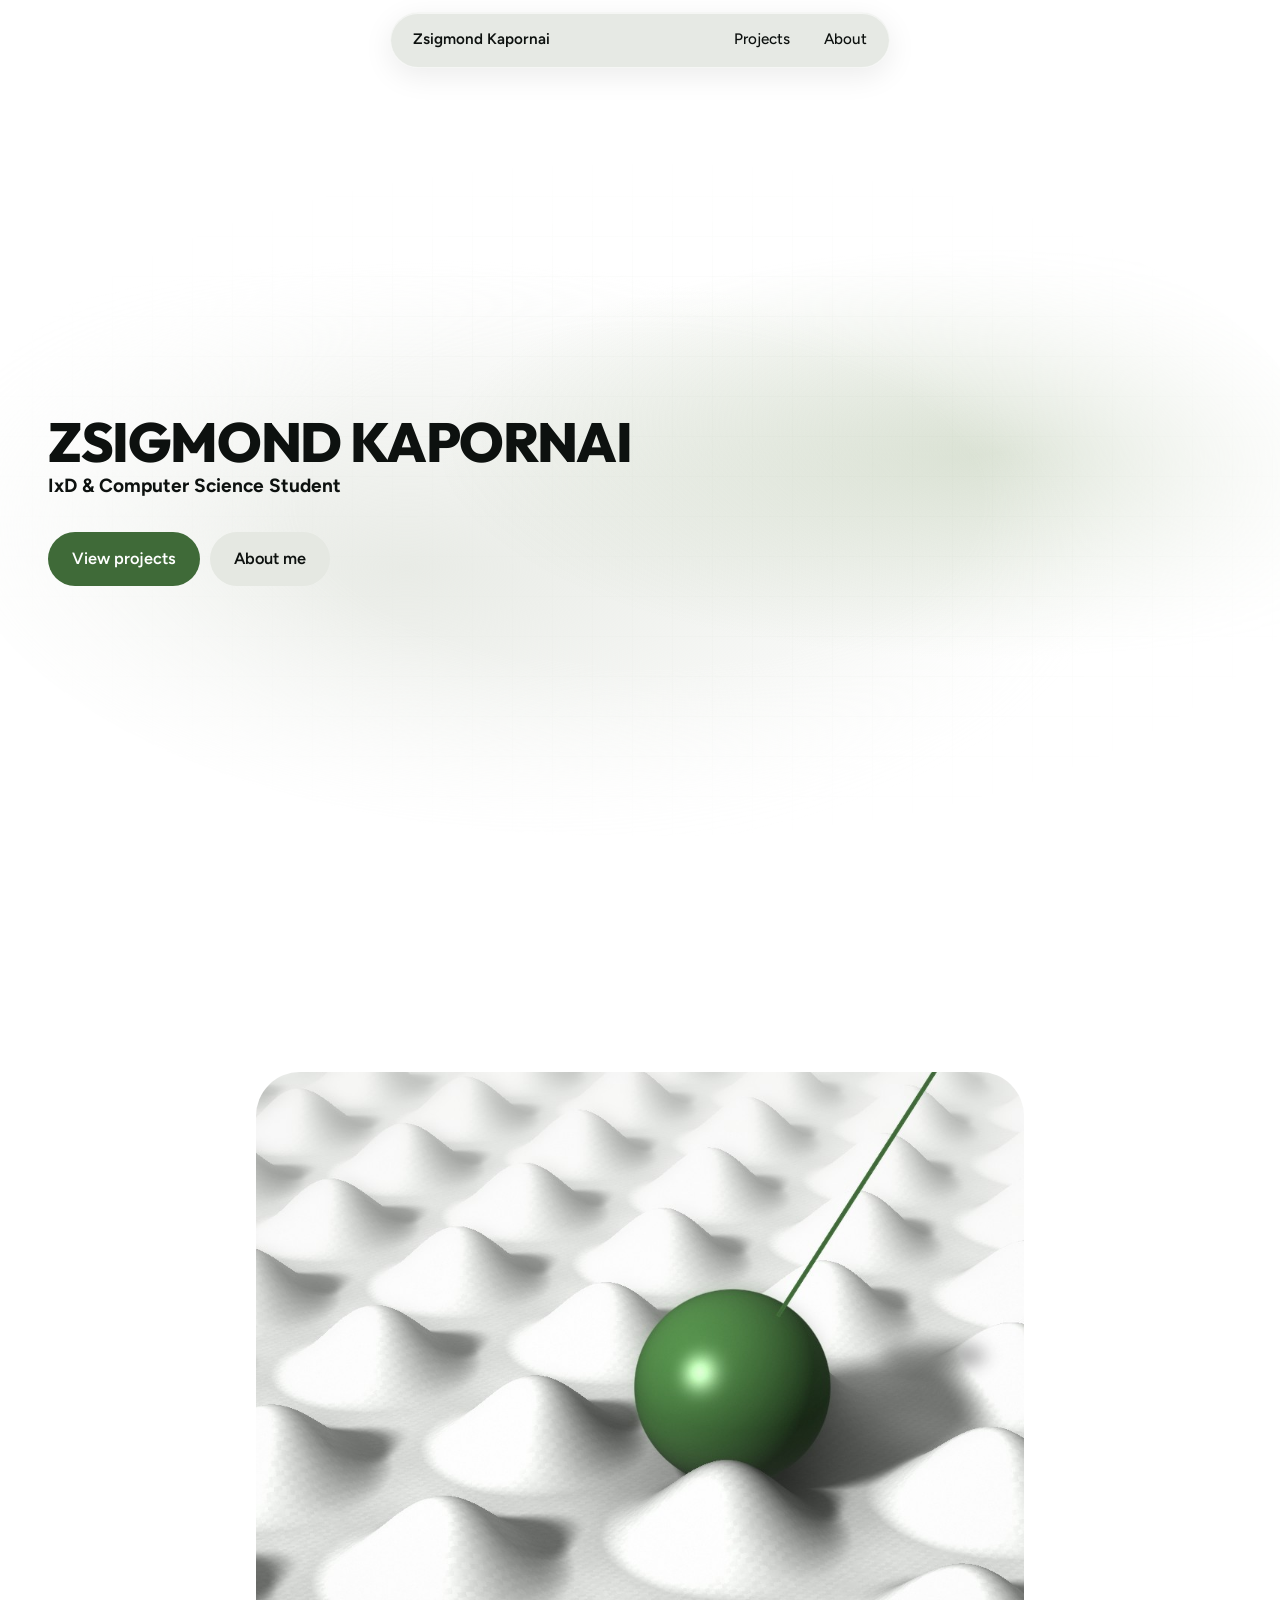
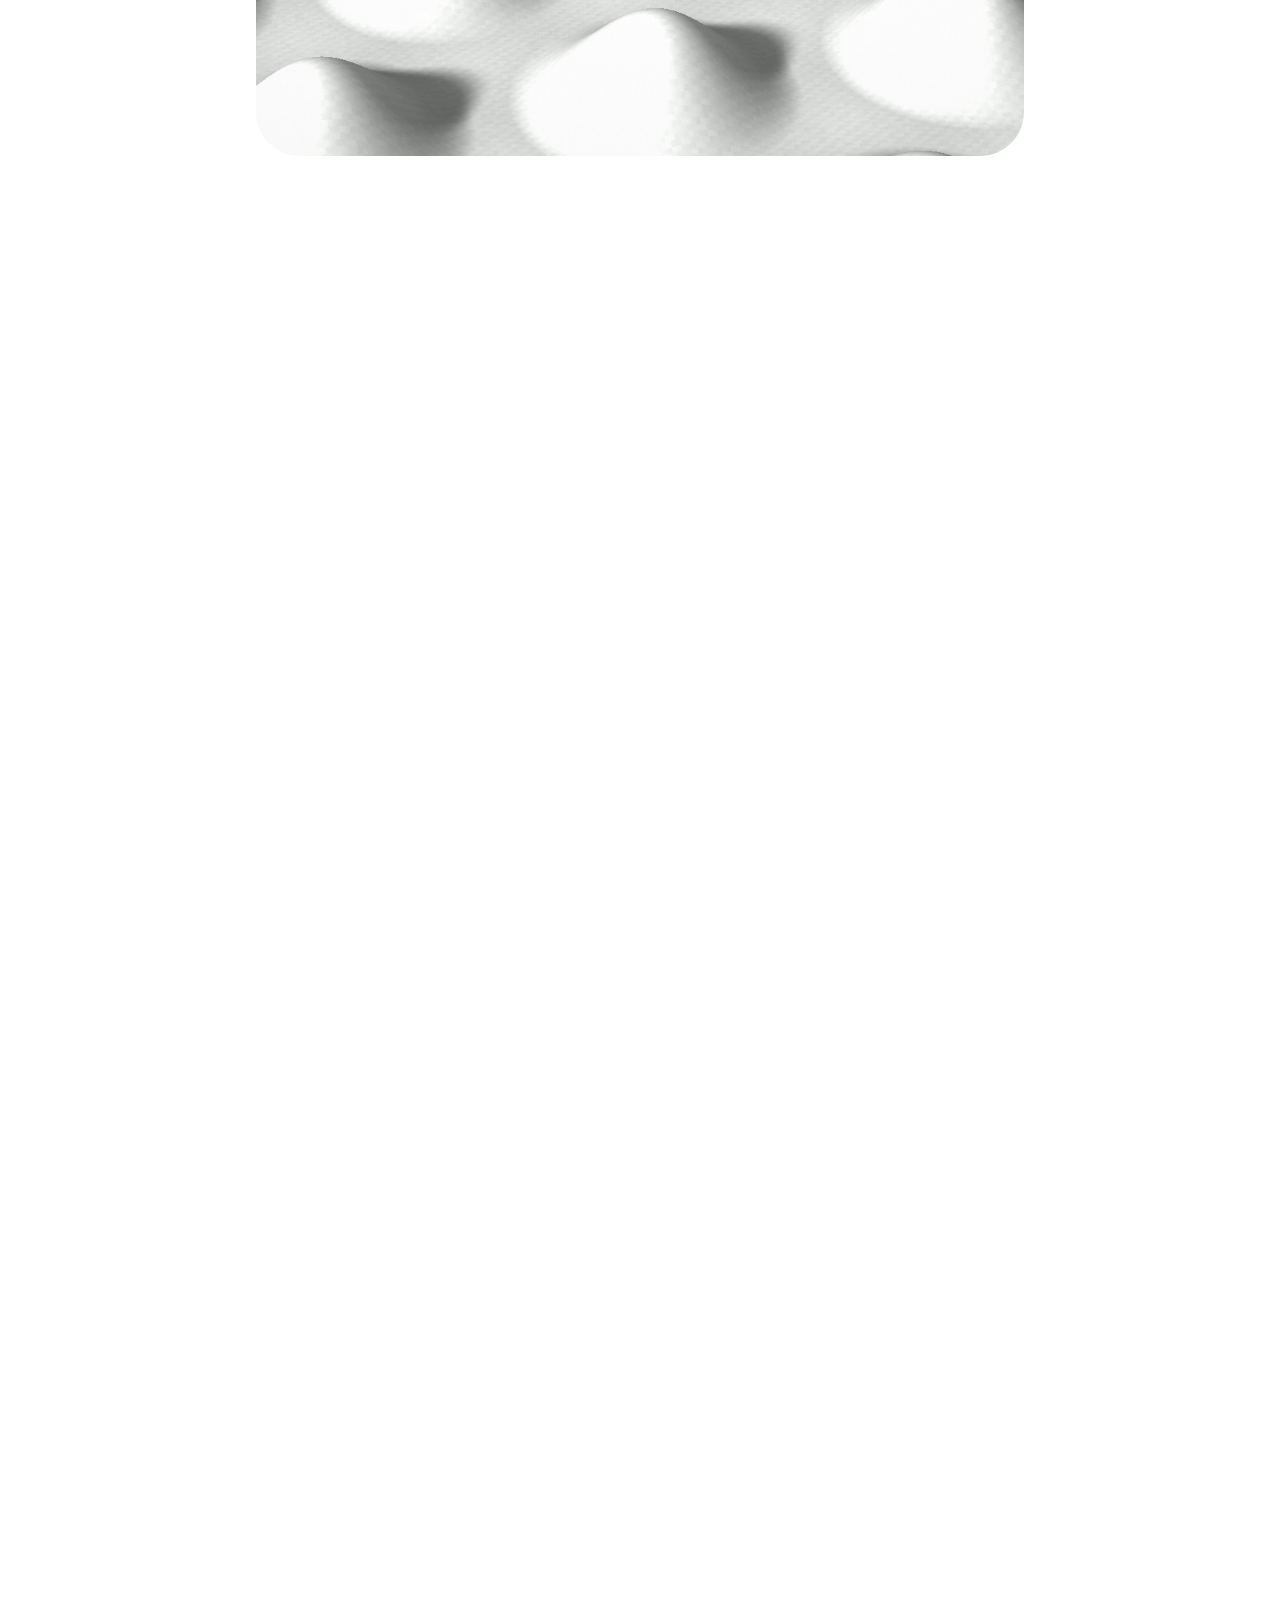
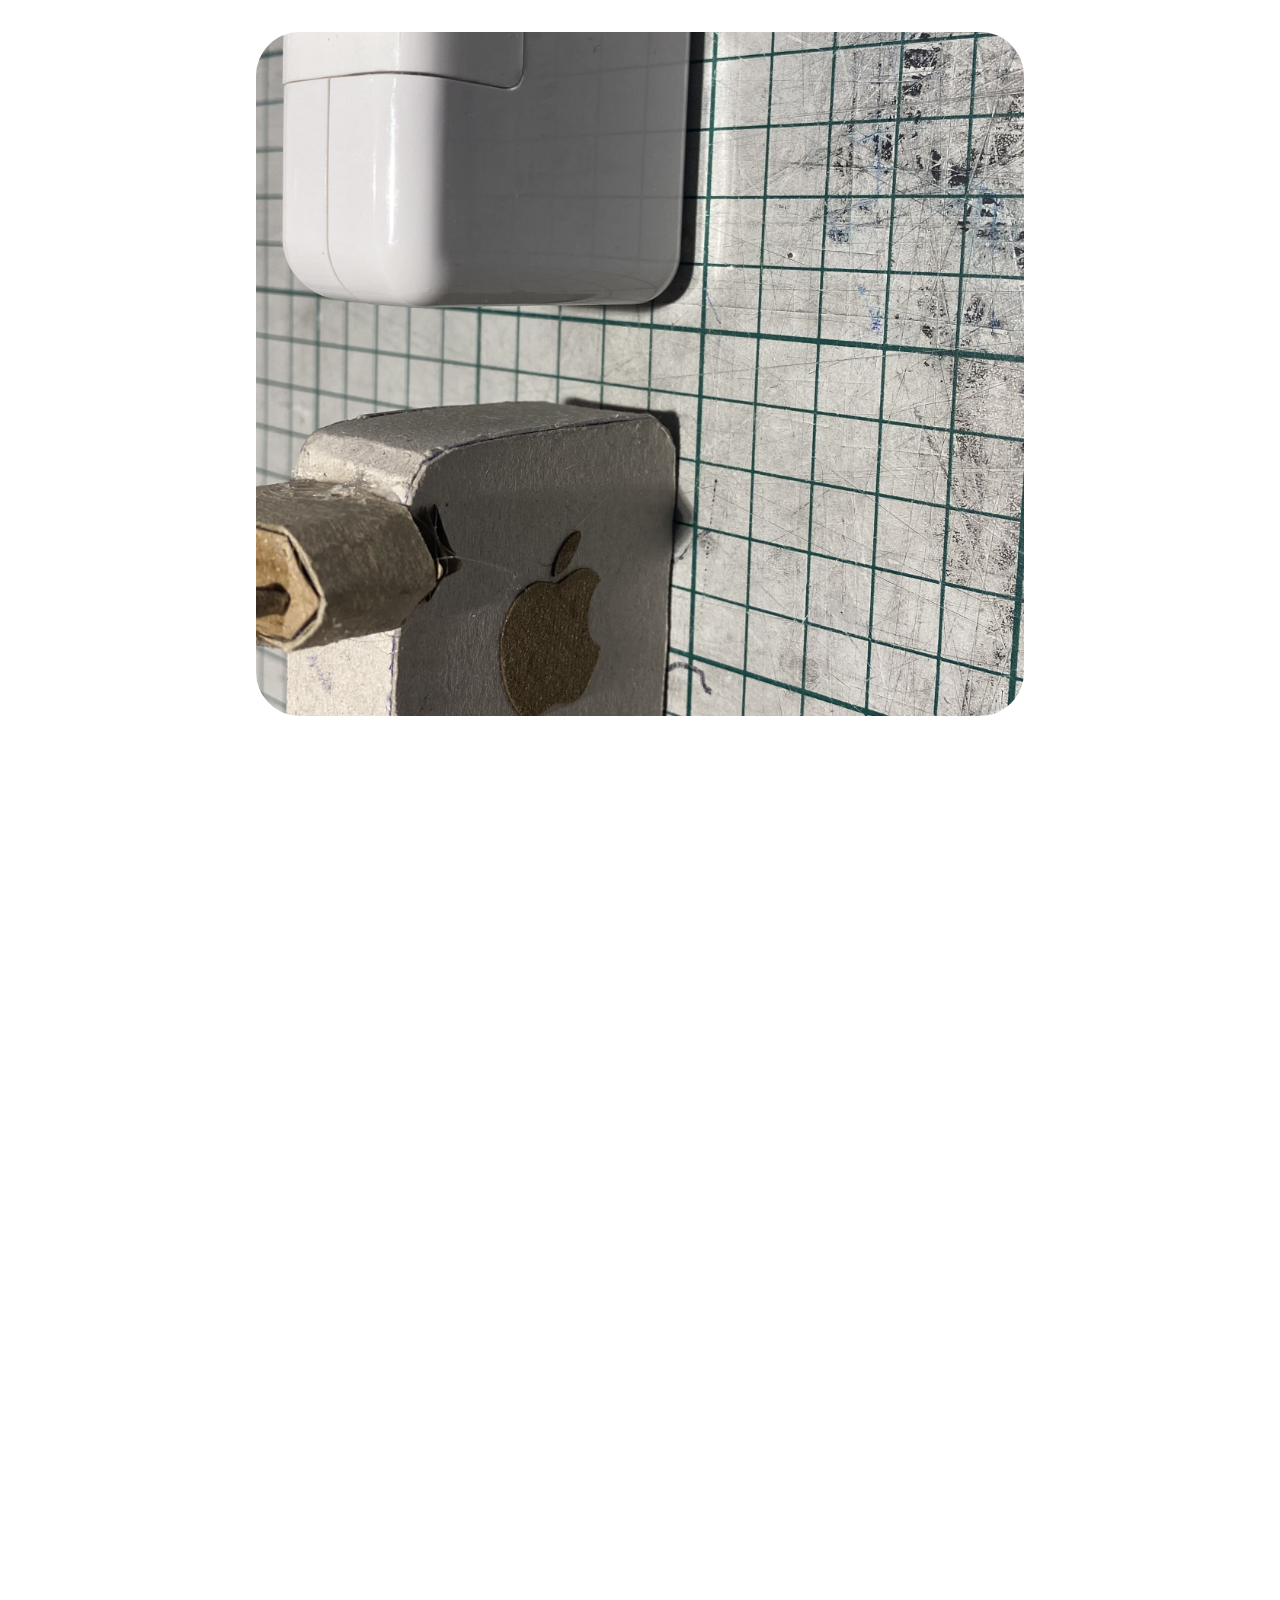
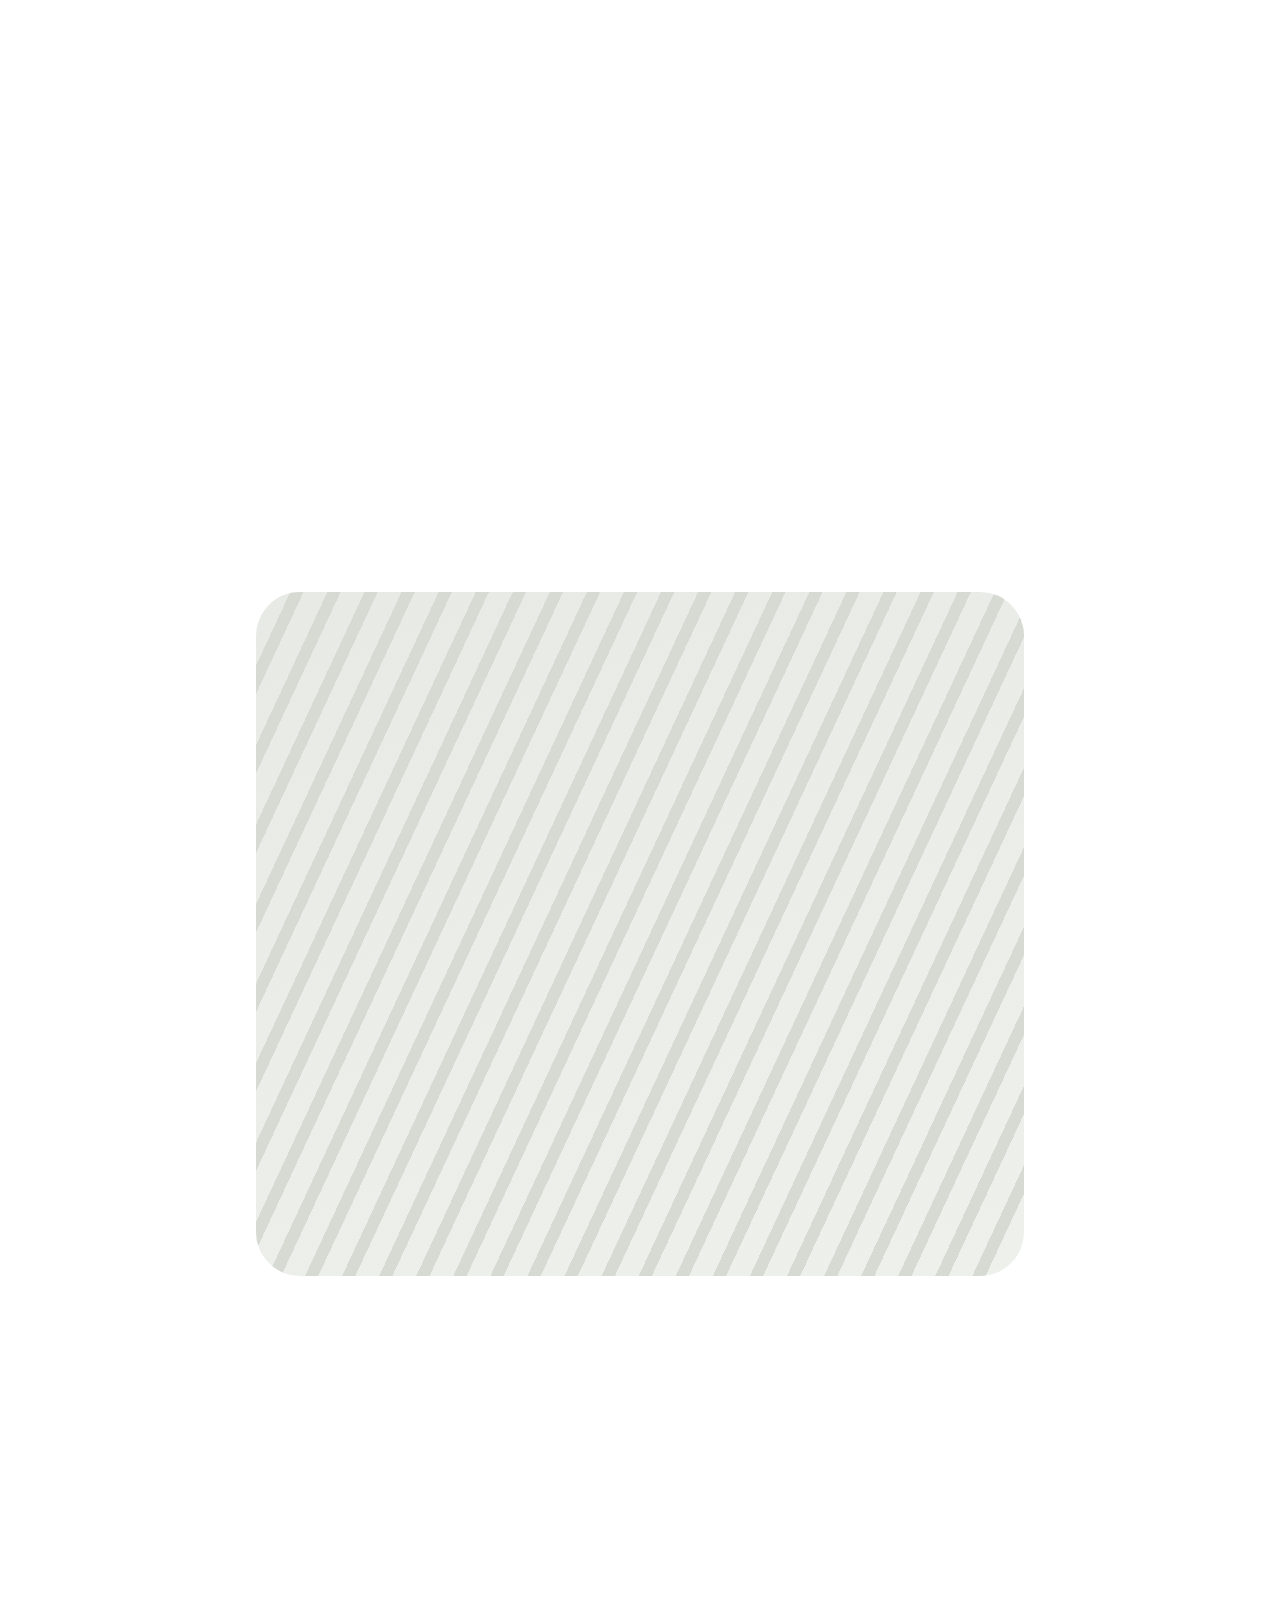
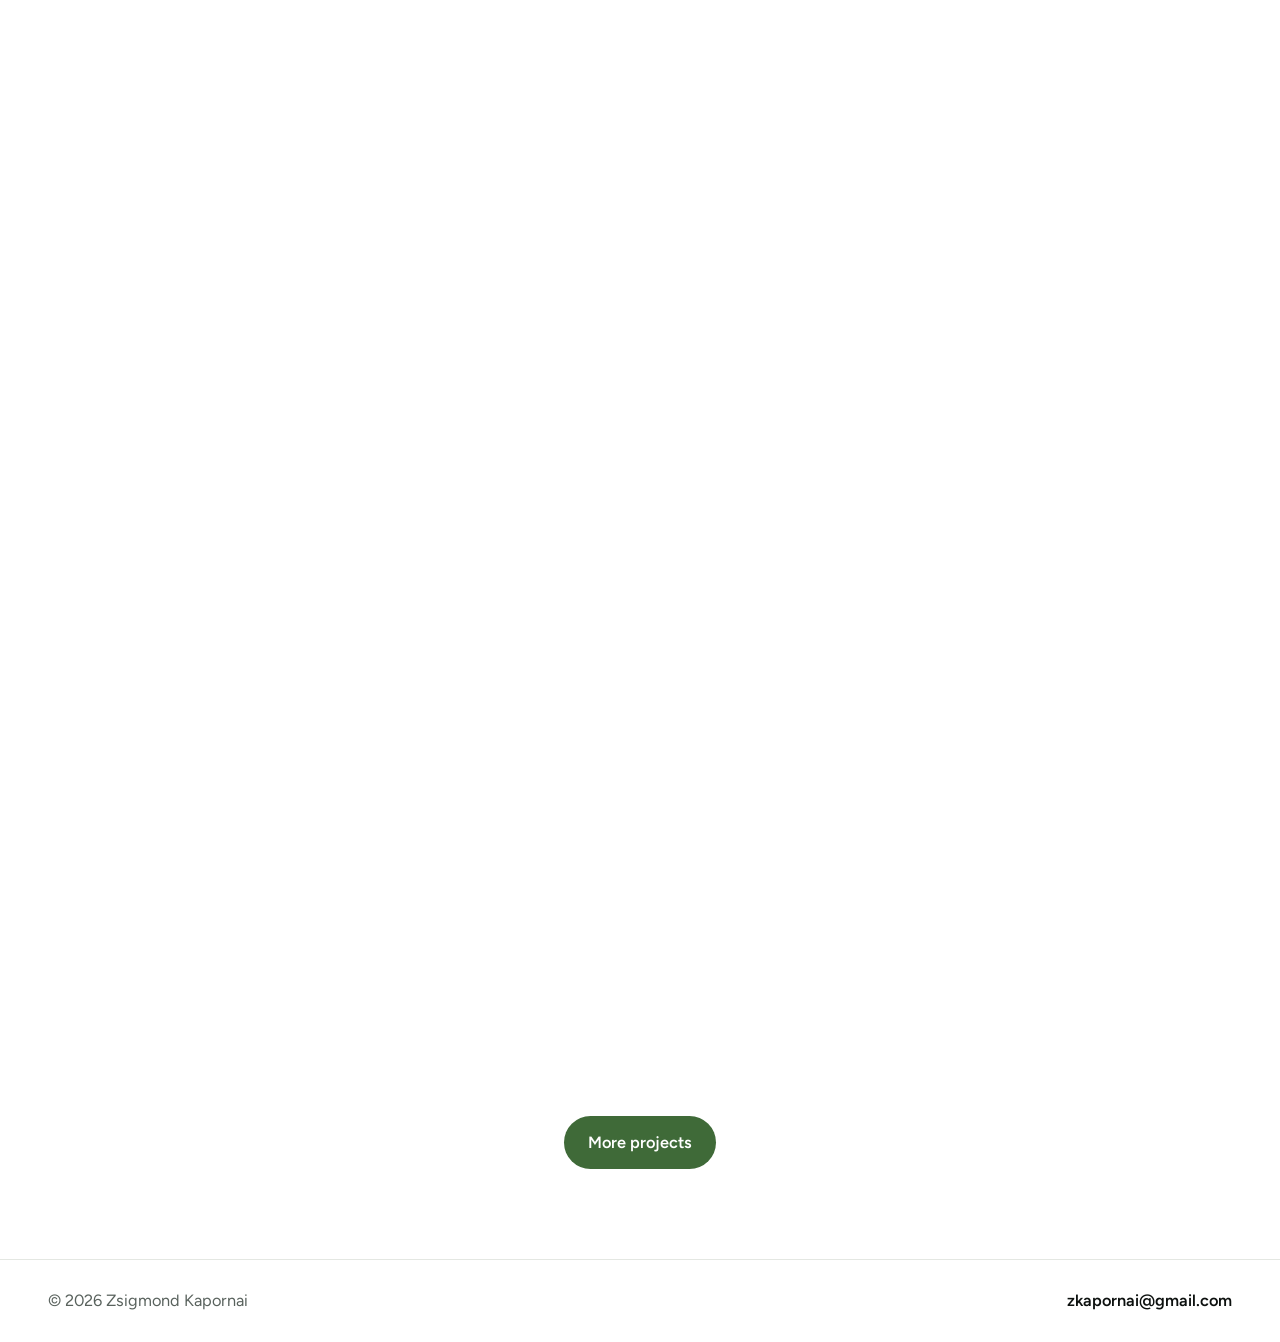
<file: index.html>
<!DOCTYPE html>
<html lang="en">
	<head>
		<meta charset="utf-8">
		<meta name="viewport" content="width=device-width, initial-scale=1, viewport-fit=cover">
		<meta name="color-scheme" content="light">
		<meta name="theme-color" content="#ffffff">
		<title>Zsigmond Kapornai</title>
		<meta name="description" content="Interaction designer and front-end developer working with motion, prototypes and WebGL.">
		<link rel="icon" href="assets/favicon.svg" type="image/svg+xml">
		<link rel="preconnect" href="https://fonts.googleapis.com">
		<link rel="stylesheet" href="https://fonts.googleapis.com/css2?family=Figtree:wght@400;500;600&family=Outfit:wght@600;800&display=swap">
		<link rel="stylesheet" href="css/base.css">
		<link rel="stylesheet" href="css/home.css">
	</head>
	<body>
		<header>
			<nav aria-label="Main">
				<a class="brand" href="index.html">Zsigmond Kapornai</a>
				<ul>
					<li><a href="projects.html">Projects</a></li>
					<li><a href="about.html">About</a></li>
				</ul>
			</nav>
		</header>

		<main>
			<div class="wrap">
				<section class="page">
					<div class="hero">
						<div>
							<h1>Zsigmond Kapornai</h1>
							<h3>IxD & Computer Science Student </h3>
							<div class="btns">
								<a class="btn p" href="projects.html">View projects</a>
								<a class="btn" href="about.html">About me</a>
							</div>
						</div>
					</div>
				</section>
			</div>
			<div id="projs"></div>
			<div class="wrap all">
				<a class="btn p" href="projects.html">More projects</a>
			</div>
		</main>
		<footer>
			<div class="wrap">
				<span>© 2026 Zsigmond Kapornai</span>
				<a href="mailto:zkapornai@gmail.com">zkapornai@gmail.com</a>
			</div>
		</footer>

		<script src="js/data.js"></script>
		<script src="js/home.js"></script>
		<script src="js/cursor-glow.js"></script>
	</body>
</html>
</file>
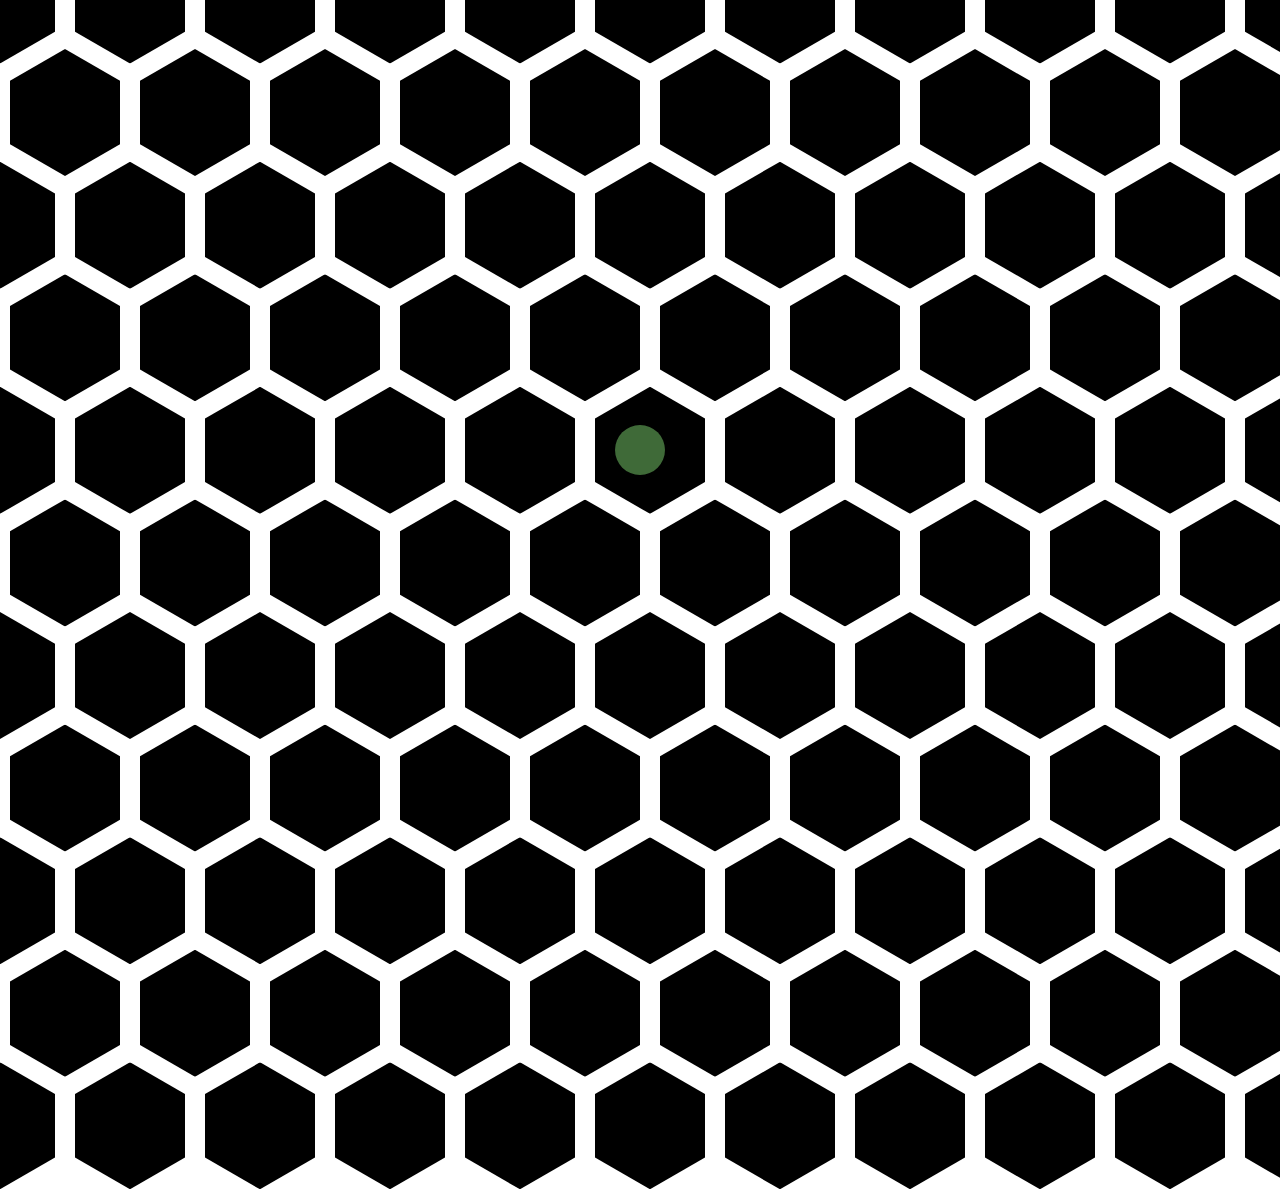
<file: psuedohaptics/index.html>
<!doctype html>
<html lang="en">

<head>
  <meta charset="utf-8">
  <meta name="viewport" content="width=device-width, user-scalable=no">
  <title>Triangle bumps</title>
</head>

<body>
  <!-- Optional. If ixfx is found through this map, script.js uses its loop; if not (for example
       after moving the folder) it falls back to requestAnimationFrame and still works.
       Point it at your ixfx folder if you want ixfx used. -->

  <script type="importmap">{ "imports": { "@ixfx":"./ixfx/core.js", "@ixfx/": "./ixfx/" } }</script>

  <style>
    *,
    *:before,
    *:after {
      box-sizing: border-box;
    }

    html,
    body {
      margin: 0;
      height: 100%;
      overflow: hidden;
      background: white;
      touch-action: none;
      overscroll-behavior: none;
      user-select: none;
    }

    #grid {
      position: absolute;
      inset: 0;
      pointer-events: none;
    }

    /* One bump. Size and position are set from script.js.
       The look is chosen by data-look on #grid (press H to cycle) */
    .bump {
      position: absolute;
      left: 0;
      top: 0;
    }

    #grid[data-look="hexagons"] .bump {
      background: var(--hex-colour, #000);
      clip-path: polygon(50% 0%, 100% 25%, 100% 75%, 50% 100%, 0% 75%, 0% 25%);
    }

    #grid[data-look="circles"] .bump {
      background: var(--bump-gradient);
    }

    #grid[data-look="hidden"] {
      visibility: hidden;
    }

    /* The rope is stretched and rotated between the ball and the cursor */
    #rope {
      position: absolute;
      left: 0;
      top: 0;
      height: 2px;
      margin-top: -1px;
      background: #f69936;
      transform-origin: 0 50%;
      pointer-events: none;
      display: none;
    }

    #ball {
      position: absolute;
      left: 0;
      top: 0;
      border-radius: 50%;
      background: #3f6a38;
      cursor: grab;
    }

    #ball.dragging {
      cursor: grabbing;
    }
  </style>

  <div id="grid"></div>
  <div id="rope"></div>
  <div id="ball"></div>

  <script type="module" src="script.js"></script>
</body>

</html>
</file>
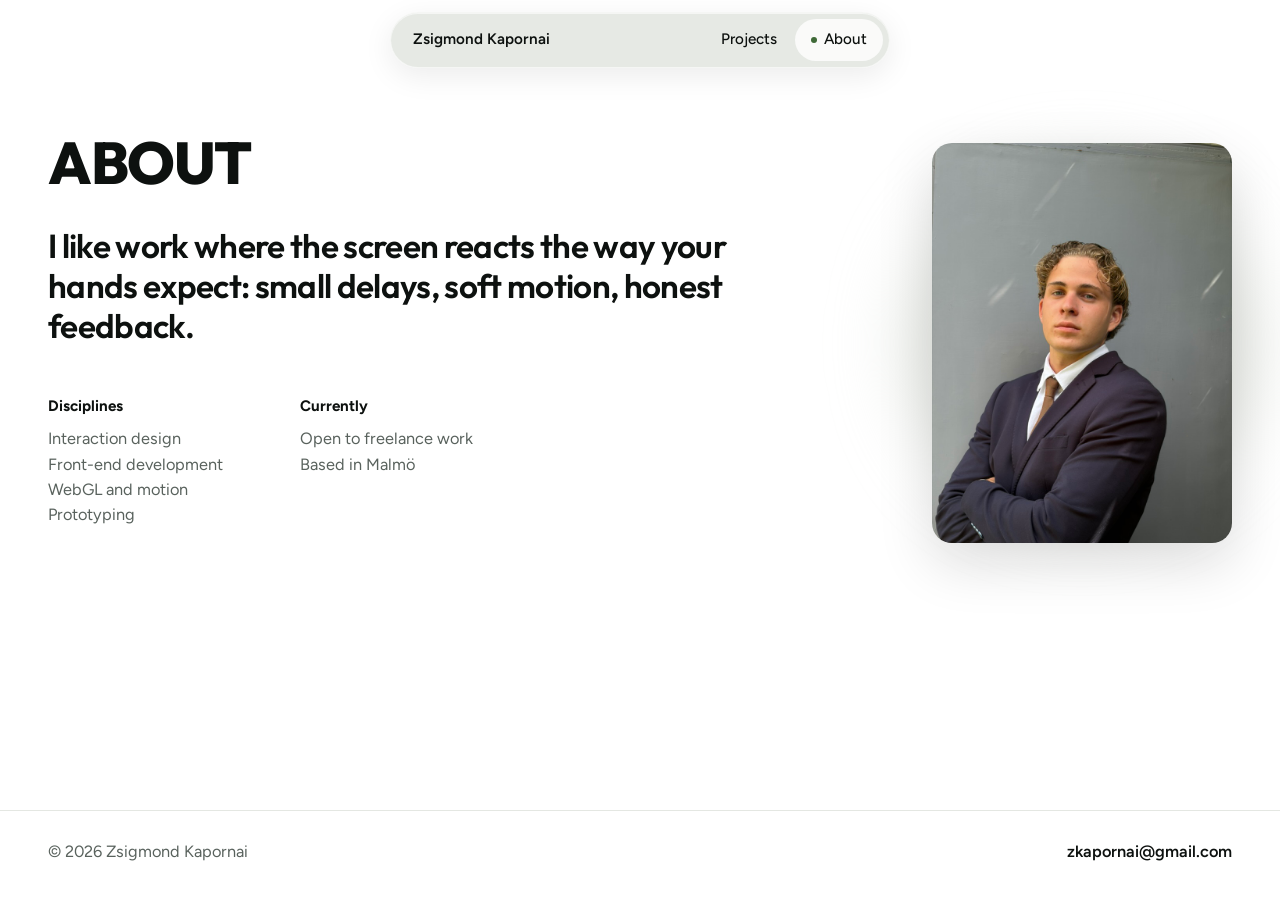
<file: about.html>
<!DOCTYPE html>
<html lang="en">
	<head>
		<meta charset="utf-8">
		<meta name="viewport" content="width=device-width, initial-scale=1, viewport-fit=cover">
		<meta name="color-scheme" content="light">
		<meta name="theme-color" content="#ffffff">
		<title>About</title>
		<meta name="description" content="About Zsigmond Kapornai, interaction designer and front-end developer.">
		<link rel="icon" href="assets/favicon.svg" type="image/svg+xml">
		<link rel="preconnect" href="https://fonts.googleapis.com">
		<link rel="stylesheet" href="https://fonts.googleapis.com/css2?family=Figtree:wght@400;500;600&family=Outfit:wght@600;800&display=swap">
		<link rel="stylesheet" href="css/base.css">
		<link rel="stylesheet" href="css/about.css">
	</head>
	<body>
		<header>
			<nav aria-label="Main">
				<a class="brand" href="index.html">Zsigmond Kapornai</a>
				<ul>
					<li><a href="projects.html">Projects</a></li>
					<li><a href="about.html" aria-current="page">About</a></li>
				</ul>
			</nav>
		</header>

		<main class="wrap">
			<section class="page">
				<div class="about-layout">
					<figure class="portrait">
						<img src="assets/portre-about.jpeg" alt="Portrait of Zsigmond Kapornai" width="768" height="1024">
					</figure>
					<div class="about-copy">
						<h1 class="t">About</h1>
						<p class="lg">I like work where the screen reacts the way your hands expect: small delays, soft motion, honest feedback.</p>
						<div class="cols">
							<div>
								<h4>Disciplines</h4>
								<ul>
									<li>Interaction design</li>
									<li>Front-end development</li>
									<li>WebGL and motion</li>
									<li>Prototyping</li>
								</ul>
							</div>
							<div>
								<h4>Currently</h4>
								<ul>
									<li>Open to freelance work</li>
									<li>Based in Malmö</li>
								</ul>
							</div>
						</div>
					</div>
				</div>
			</section>
		</main>
		<footer>
			<div class="wrap">
				<span>© 2026 Zsigmond Kapornai</span>
				<a href="mailto:zkapornai@gmail.com">zkapornai@gmail.com</a>
			</div>
		</footer>
	</body>
</html>
</file>
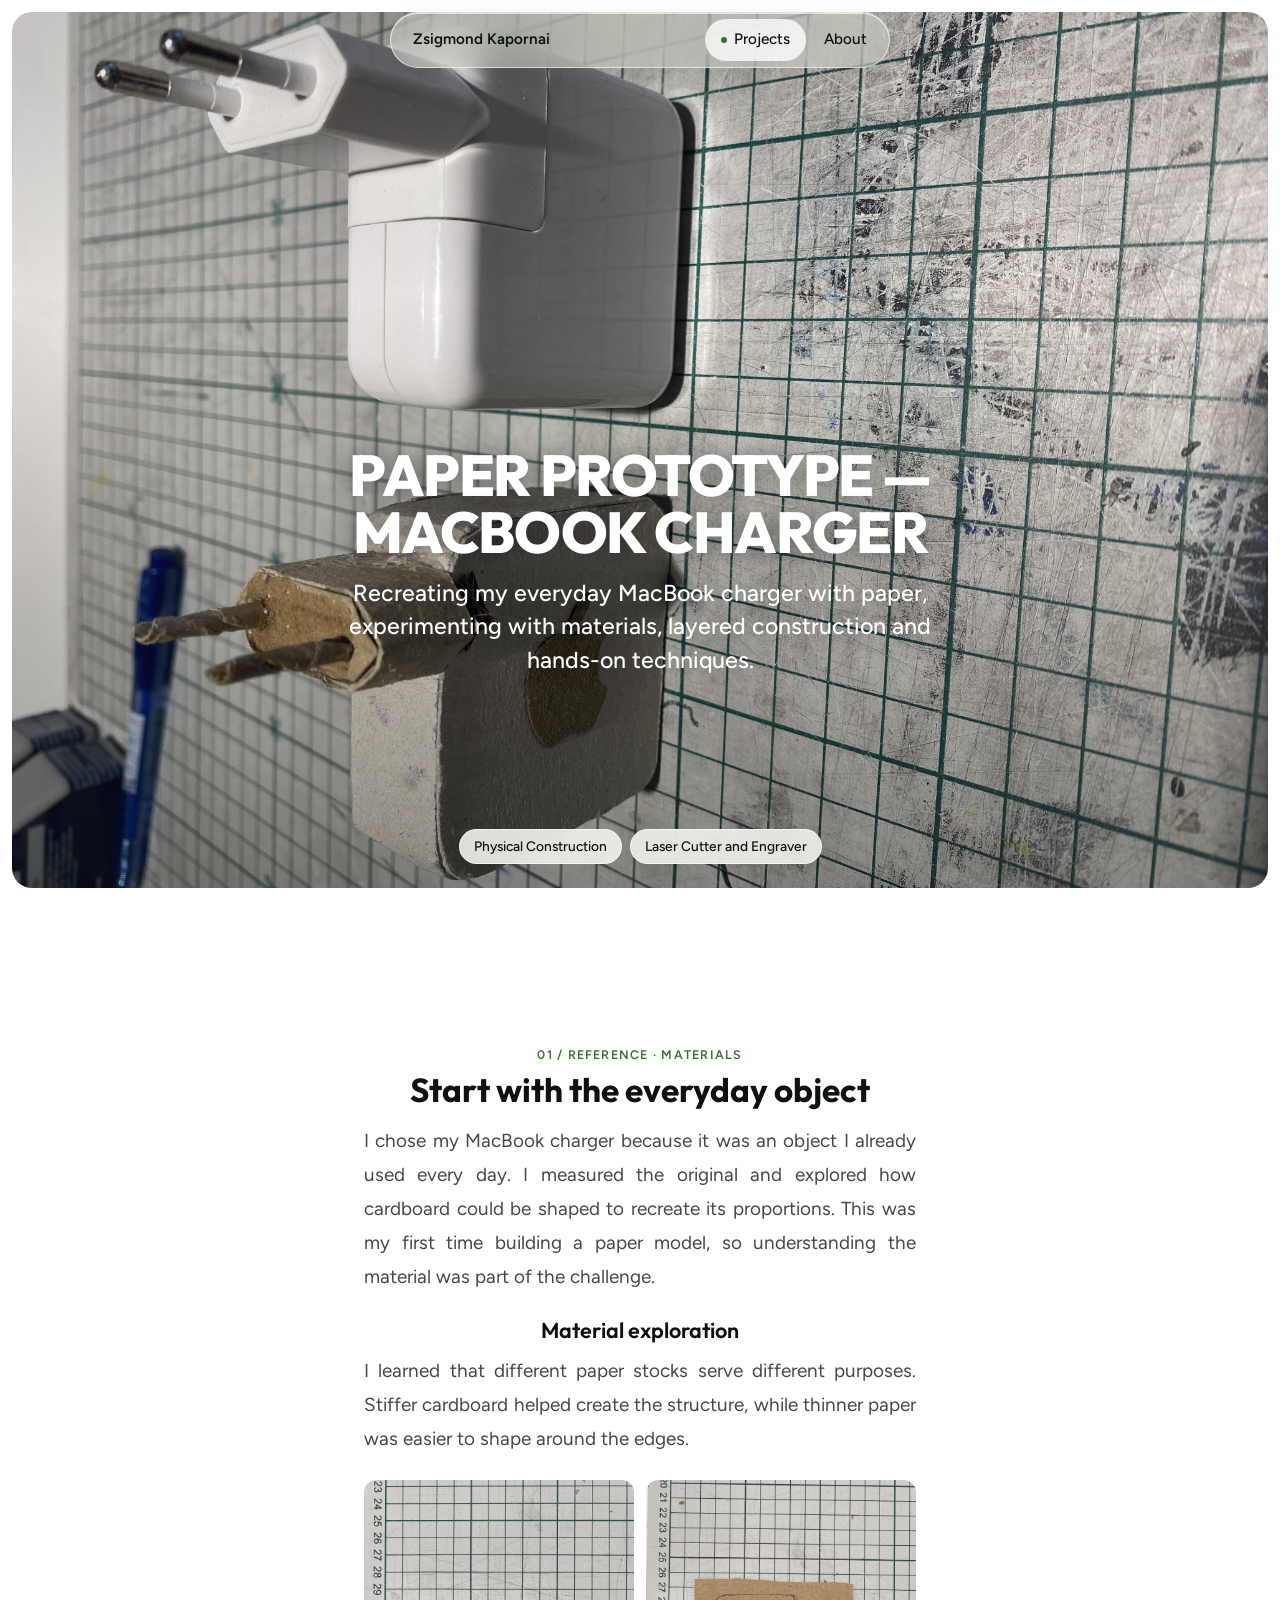
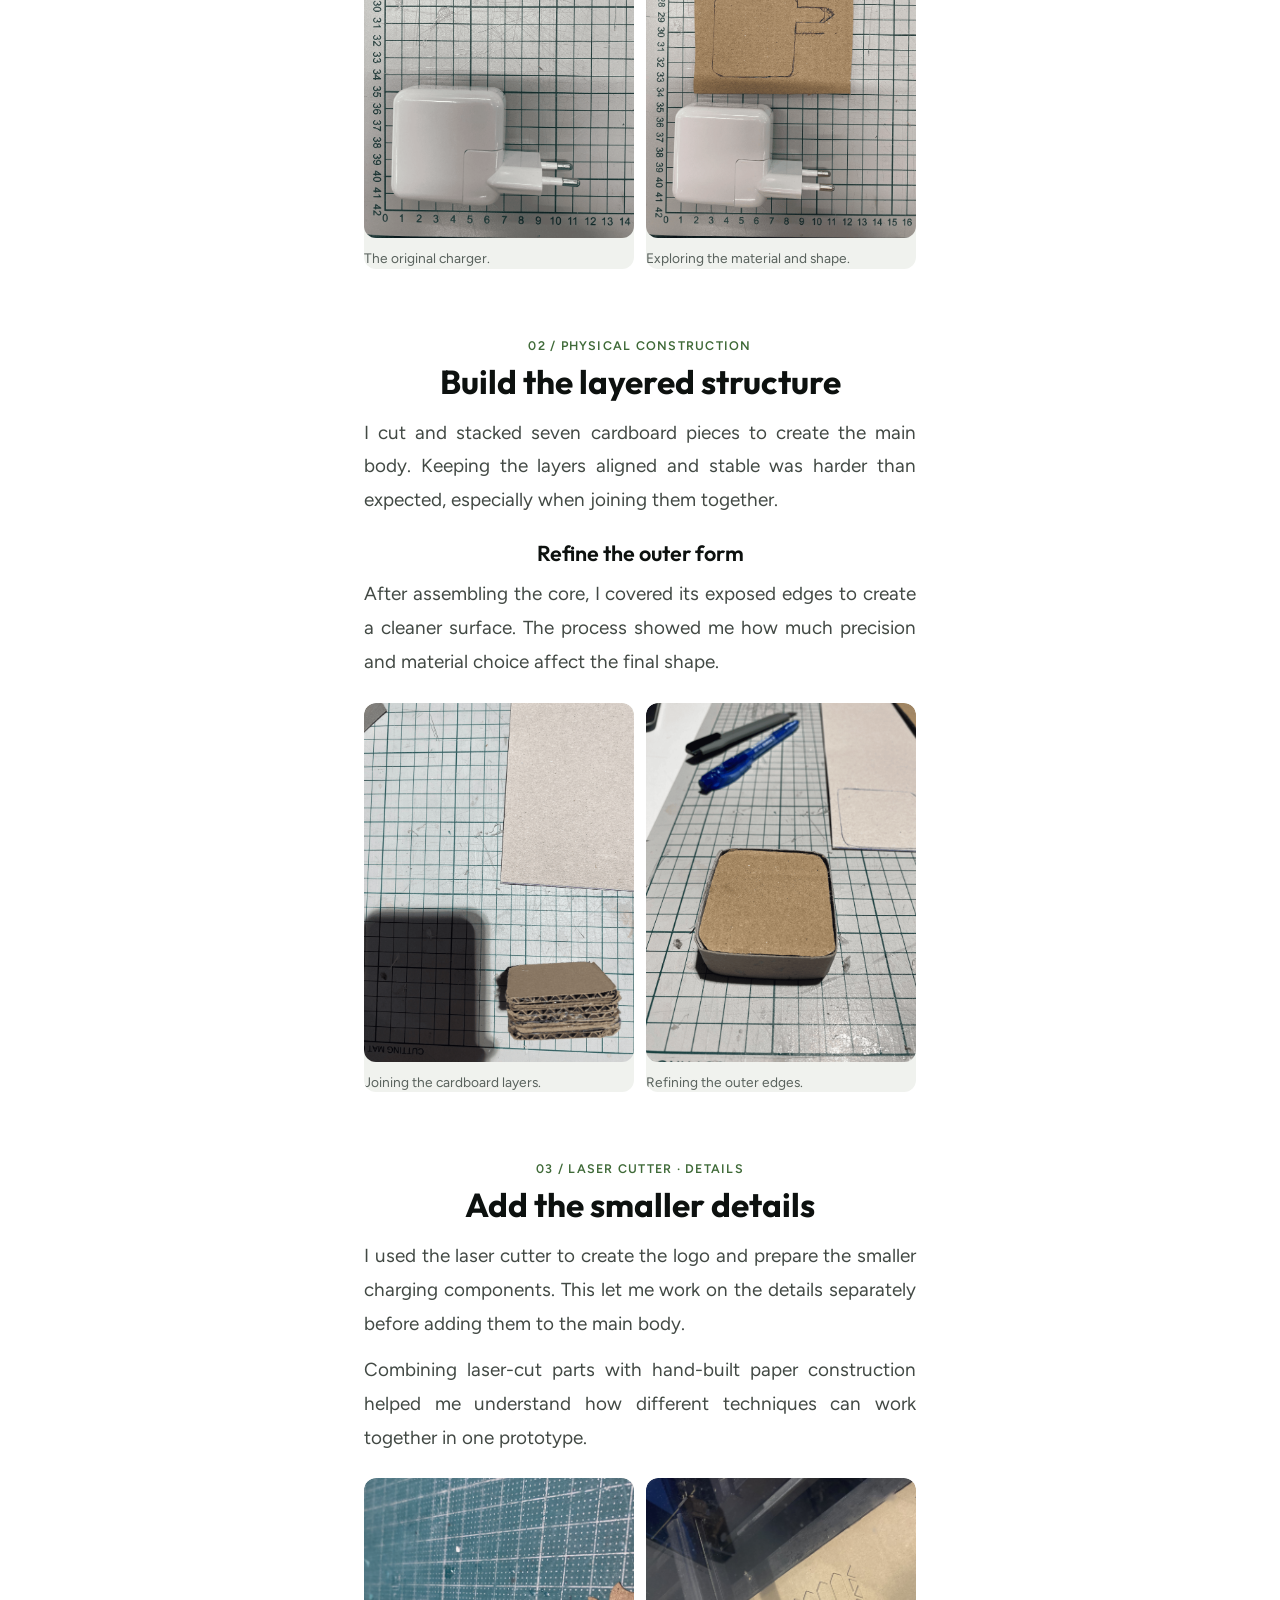
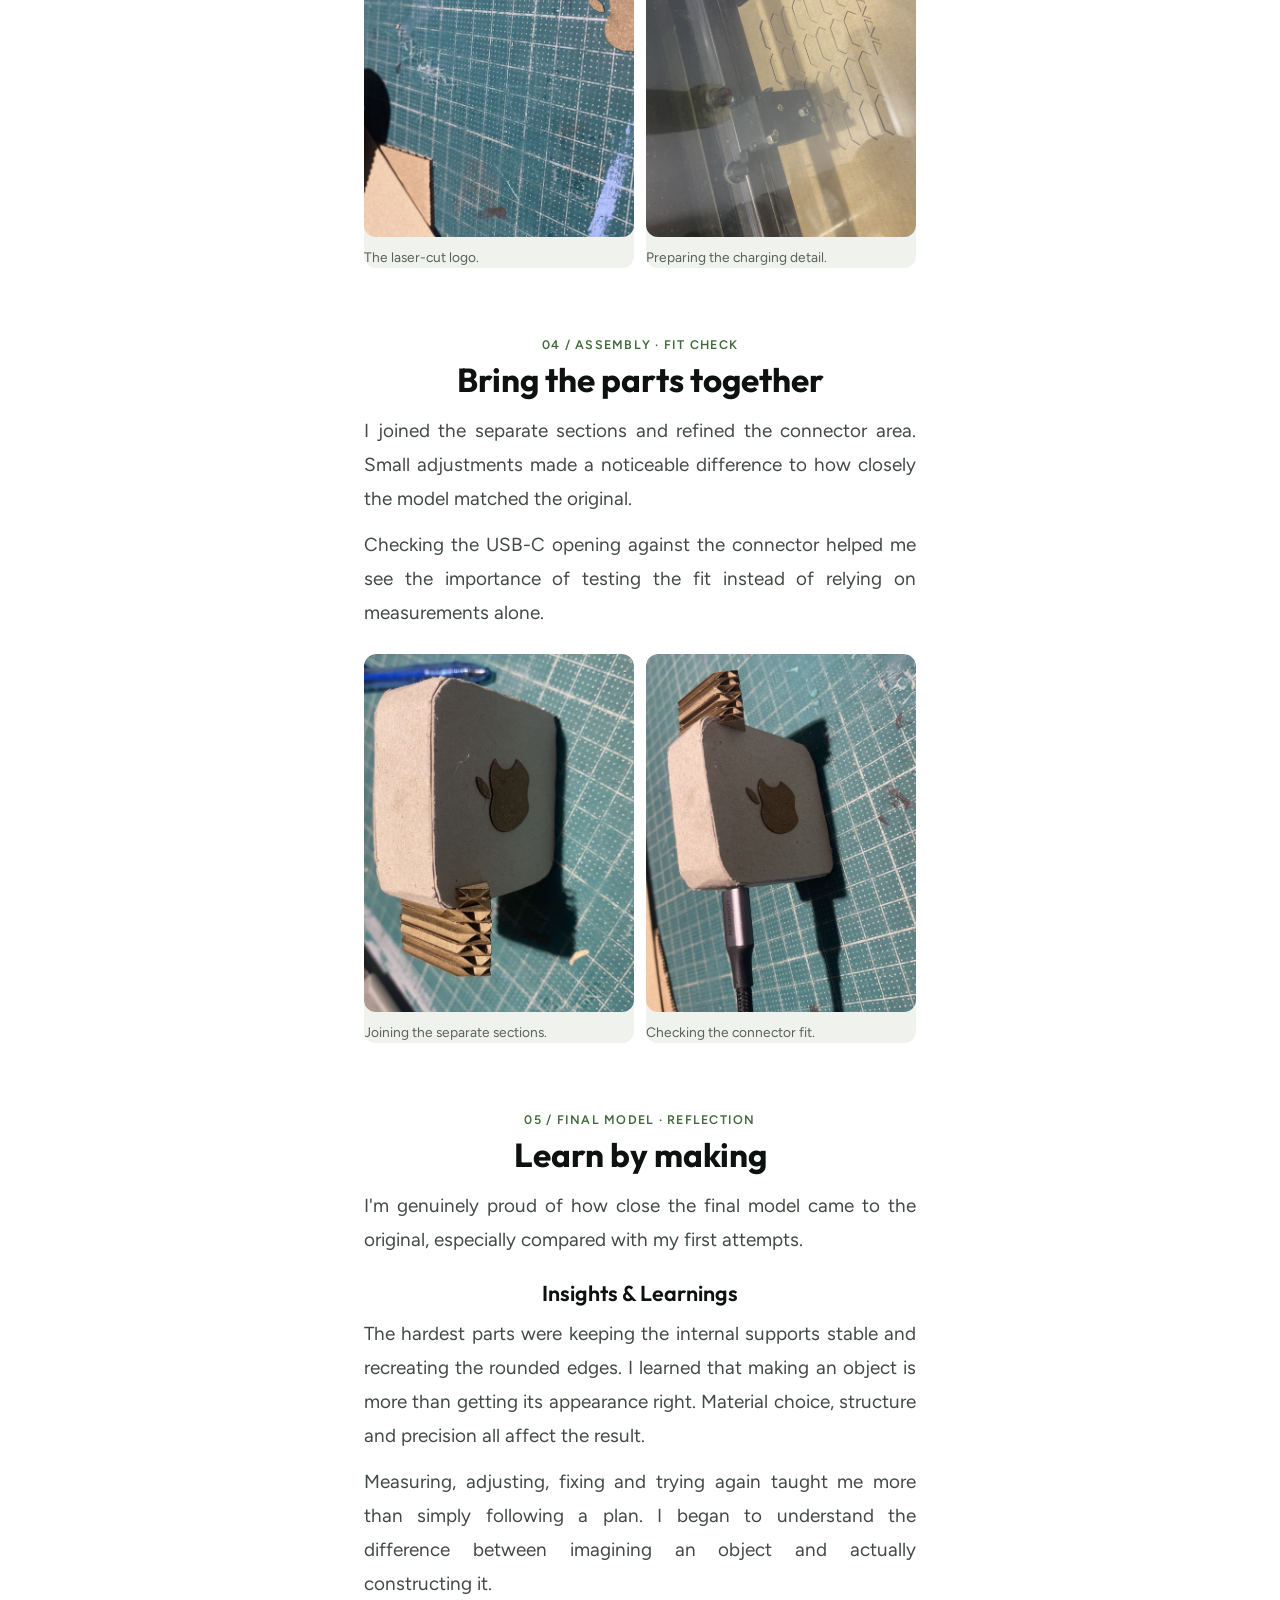
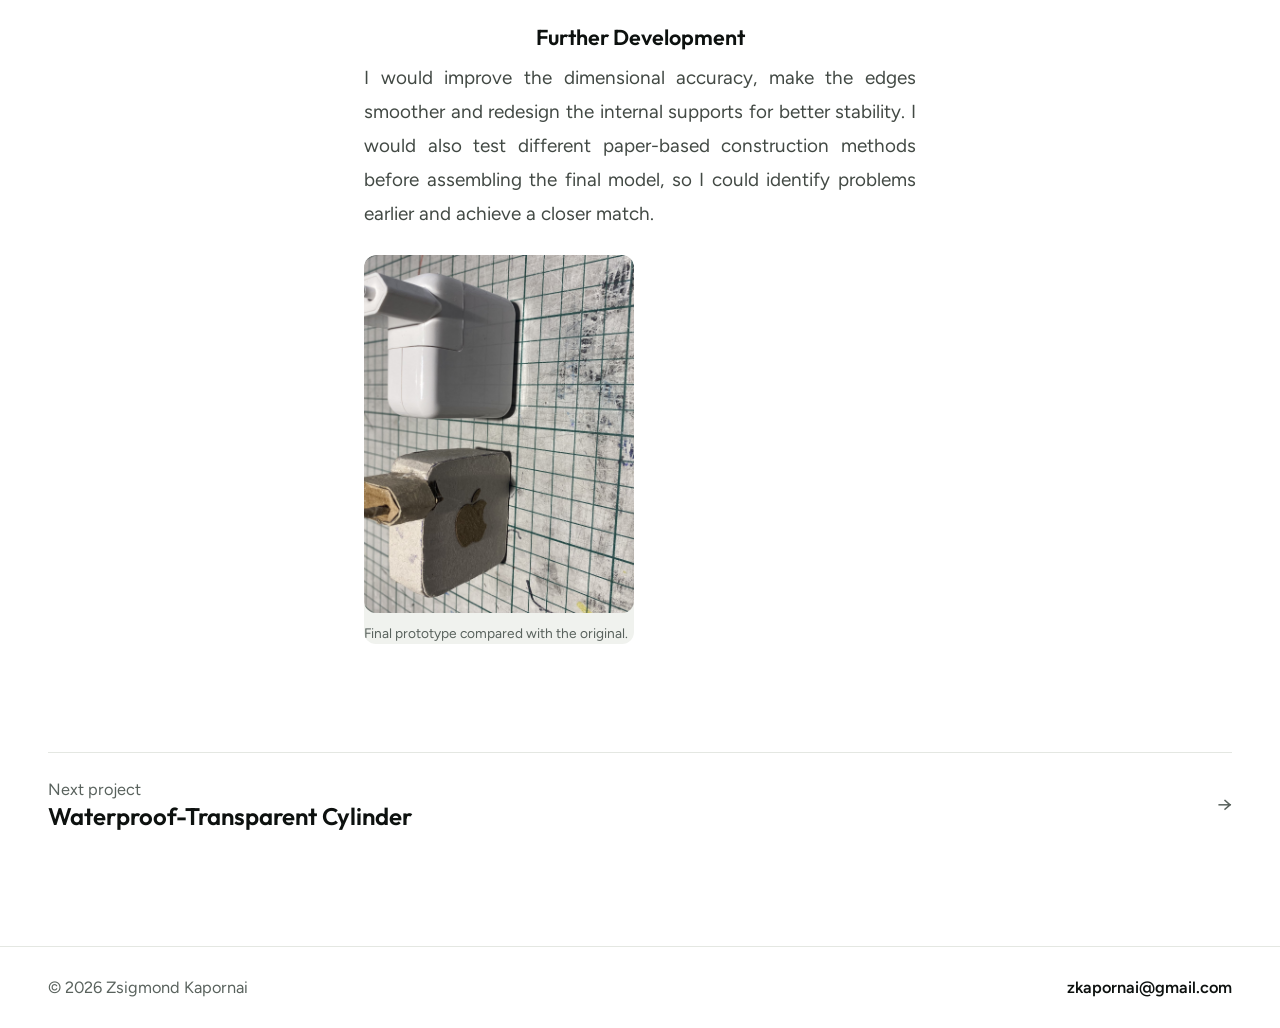
<file: cuttingEdge.html>
<!DOCTYPE html>
<html lang="en">
<head>
	<meta charset="utf-8">
	<meta name="viewport" content="width=device-width, initial-scale=1, viewport-fit=cover">
	<meta name="color-scheme" content="light">
	<meta name="theme-color" content="#ffffff">
	<title>Paper Prototype — MacBook Charger – Zsigmond Kapornai</title>
	<meta name="description" content="Recreating a MacBook charger with paper materials through material exploration, layered construction and laser-cut details.">
	<link rel="icon" href="assets/favicon.svg" type="image/svg+xml">
	<link rel="preconnect" href="https://fonts.googleapis.com">
	<link rel="stylesheet" href="https://fonts.googleapis.com/css2?family=Figtree:wght@400;500;600&family=Outfit:wght@600;800&display=swap">
	<link rel="stylesheet" href="css/base.css">
	<link rel="stylesheet" href="css/project.css">
</head>
<body>
	<header>
		<nav aria-label="Main">
			<a class="brand" href="index.html">Zsigmond Kapornai</a>
			<ul>
				<li><a href="projects.html" aria-current="page">Projects</a></li>
				<li><a href="about.html">About</a></li>
			</ul>
		</nav>
	</header>

	<main>
		<section class="project-cover" aria-label="Project cover">
			<img src="paperPrototype/F20.jpg" alt="Finished paper MacBook charger prototype next to the original" fetchpriority="high">

			<div class="project-head cover-copy">
				<h1 class="project-title">Paper Prototype — MacBook Charger</h1>
				<p class="project-lead">Recreating my everyday MacBook charger with paper, experimenting with materials, layered construction and hands-on techniques.</p>
			</div>

			<ul class="cover-roles" aria-label="Project disciplines">
				<li>Physical Construction</li>
				<li>Laser Cutter and Engraver</li>
			</ul>
		</section>

		<article class="project-story">

			<!-- 01. Reference and materials -->
			<section class="story-row story-group">
				<div class="story-copy">
					<p class="story-step">01 / Reference · Materials</p>
					<h2>Start with the everyday object</h2>
					<p>I chose my MacBook charger because it was an object I already used every day. I measured the original and explored how cardboard could be shaped to recreate its proportions. This was my first time building a paper model, so understanding the material was part of the challenge.</p>

					<h3>Material exploration</h3>
					<p>I learned that different paper stocks serve different purposes. Stiffer cardboard helped create the structure, while thinner paper was easier to shape around the edges.</p>
				</div>

				<div class="story-images">
					<figure class="story-figure">
						<img src="paperPrototype/F1.png" alt="Original MacBook charger used as the reference" loading="lazy">
						<figcaption>The original charger.</figcaption>
					</figure>
					<figure class="story-figure">
						<img src="paperPrototype/F3.png" alt="Cardboard stock and charger outline during material exploration" loading="lazy">
						<figcaption>Exploring the material and shape.</figcaption>
					</figure>
				</div>
			</section>

			<!-- 02. Physical construction -->
			<section class="story-row story-group">
				<div class="story-copy">
					<p class="story-step">02 / Physical Construction</p>
					<h2>Build the layered structure</h2>
					<p>I cut and stacked seven cardboard pieces to create the main body. Keeping the layers aligned and stable was harder than expected, especially when joining them together.</p>

					<h3>Refine the outer form</h3>
					<p>After assembling the core, I covered its exposed edges to create a cleaner surface. The process showed me how much precision and material choice affect the final shape.</p>
				</div>

				<div class="story-images">
					<figure class="story-figure">
						<img src="paperPrototype/F7.png" alt="Cardboard layers being joined to form the charger body" loading="lazy">
						<figcaption>Joining the cardboard layers.</figcaption>
					</figure>
					<figure class="story-figure">
						<img src="paperPrototype/F8.png" alt="Paper covering applied to the edge of the charger body" loading="lazy">
						<figcaption>Refining the outer edges.</figcaption>
					</figure>
				</div>
			</section>

			<!-- 03. Laser cutting and details -->
			<section class="story-row story-group">
				<div class="story-copy">
					<p class="story-step">03 / Laser Cutter · Details</p>
					<h2>Add the smaller details</h2>
					<p>I used the laser cutter to create the logo and prepare the smaller charging components. This let me work on the details separately before adding them to the main body.</p>

					<p>Combining laser-cut parts with hand-built paper construction helped me understand how different techniques can work together in one prototype.</p>
				</div>

				<div class="story-images">
					<figure class="story-figure">
						<img src="paperPrototype/F11.jpg" alt="Laser-cut logo detail for the paper charger prototype" loading="lazy">
						<figcaption>The laser-cut logo.</figcaption>
					</figure>
					<figure class="story-figure">
						<img src="paperPrototype/F13.jpg" alt="Charging component being cut to size" loading="lazy">
						<figcaption>Preparing the charging detail.</figcaption>
					</figure>
				</div>
			</section>

			<!-- 04. Assembly and fit -->
			<section class="story-row story-group">
				<div class="story-copy">
					<p class="story-step">04 / Assembly · Fit Check</p>
					<h2>Bring the parts together</h2>
					<p>I joined the separate sections and refined the connector area. Small adjustments made a noticeable difference to how closely the model matched the original.</p>

					<p>Checking the USB-C opening against the connector helped me see the importance of testing the fit instead of relying on measurements alone.</p>
				</div>

				<div class="story-images">
					<figure class="story-figure">
						<img src="paperPrototype/F15.jpg" alt="Two sections of the paper charger being joined together" loading="lazy">
						<figcaption>Joining the separate sections.</figcaption>
					</figure>
					<figure class="story-figure">
						<img src="paperPrototype/F17.jpg" alt="USB-C connector fitted into the paper charger prototype" loading="lazy">
						<figcaption>Checking the connector fit.</figcaption>
					</figure>
				</div>
			</section>

			<!-- 05. Final result and reflection -->
			<section class="story-row story-group">
				<div class="story-copy">
					<p class="story-step">05 / Final Model · Reflection</p>
					<h2>Learn by making</h2>
					<p>I'm genuinely proud of how close the final model came to the original, especially compared with my first attempts.</p>

					<h3>Insights &amp; Learnings</h3>
					<p>The hardest parts were keeping the internal supports stable and recreating the rounded edges. I learned that making an object is more than getting its appearance right. Material choice, structure and precision all affect the result.</p>

					<p>Measuring, adjusting, fixing and trying again taught me more than simply following a plan. I began to understand the difference between imagining an object and actually constructing it.</p>

					<h3>Further Development</h3>
					<p>I would improve the dimensional accuracy, make the edges smoother and redesign the internal supports for better stability. I would also test different paper-based construction methods before assembling the final model, so I could identify problems earlier and achieve a closer match.</p>
				</div>

				<div class="story-images">
					<figure class="story-figure">
						<img src="paperPrototype/F20.jpg" alt="Completed paper MacBook charger prototype shown alongside the original" loading="lazy">
						<figcaption>Final prototype compared with the original.</figcaption>
					</figure>
				</div>
			</section>

		</article>

		<div class="wrap">
			<a class="next-project" href="cylinder.html">
				<span>Next project<br><strong>Waterproof-Transparent Cylinder</strong></span>
				<span aria-hidden="true">→</span>
			</a>
		</div>
	</main>

	<footer>
		<div class="wrap">
			<span>© 2026 Zsigmond Kapornai</span>
			<a href="mailto:zkapornai@gmail.com">zkapornai@gmail.com</a>
		</div>
	</footer>

	<script src="js/project-gallery.js"></script>
</body>
</html>
</file>
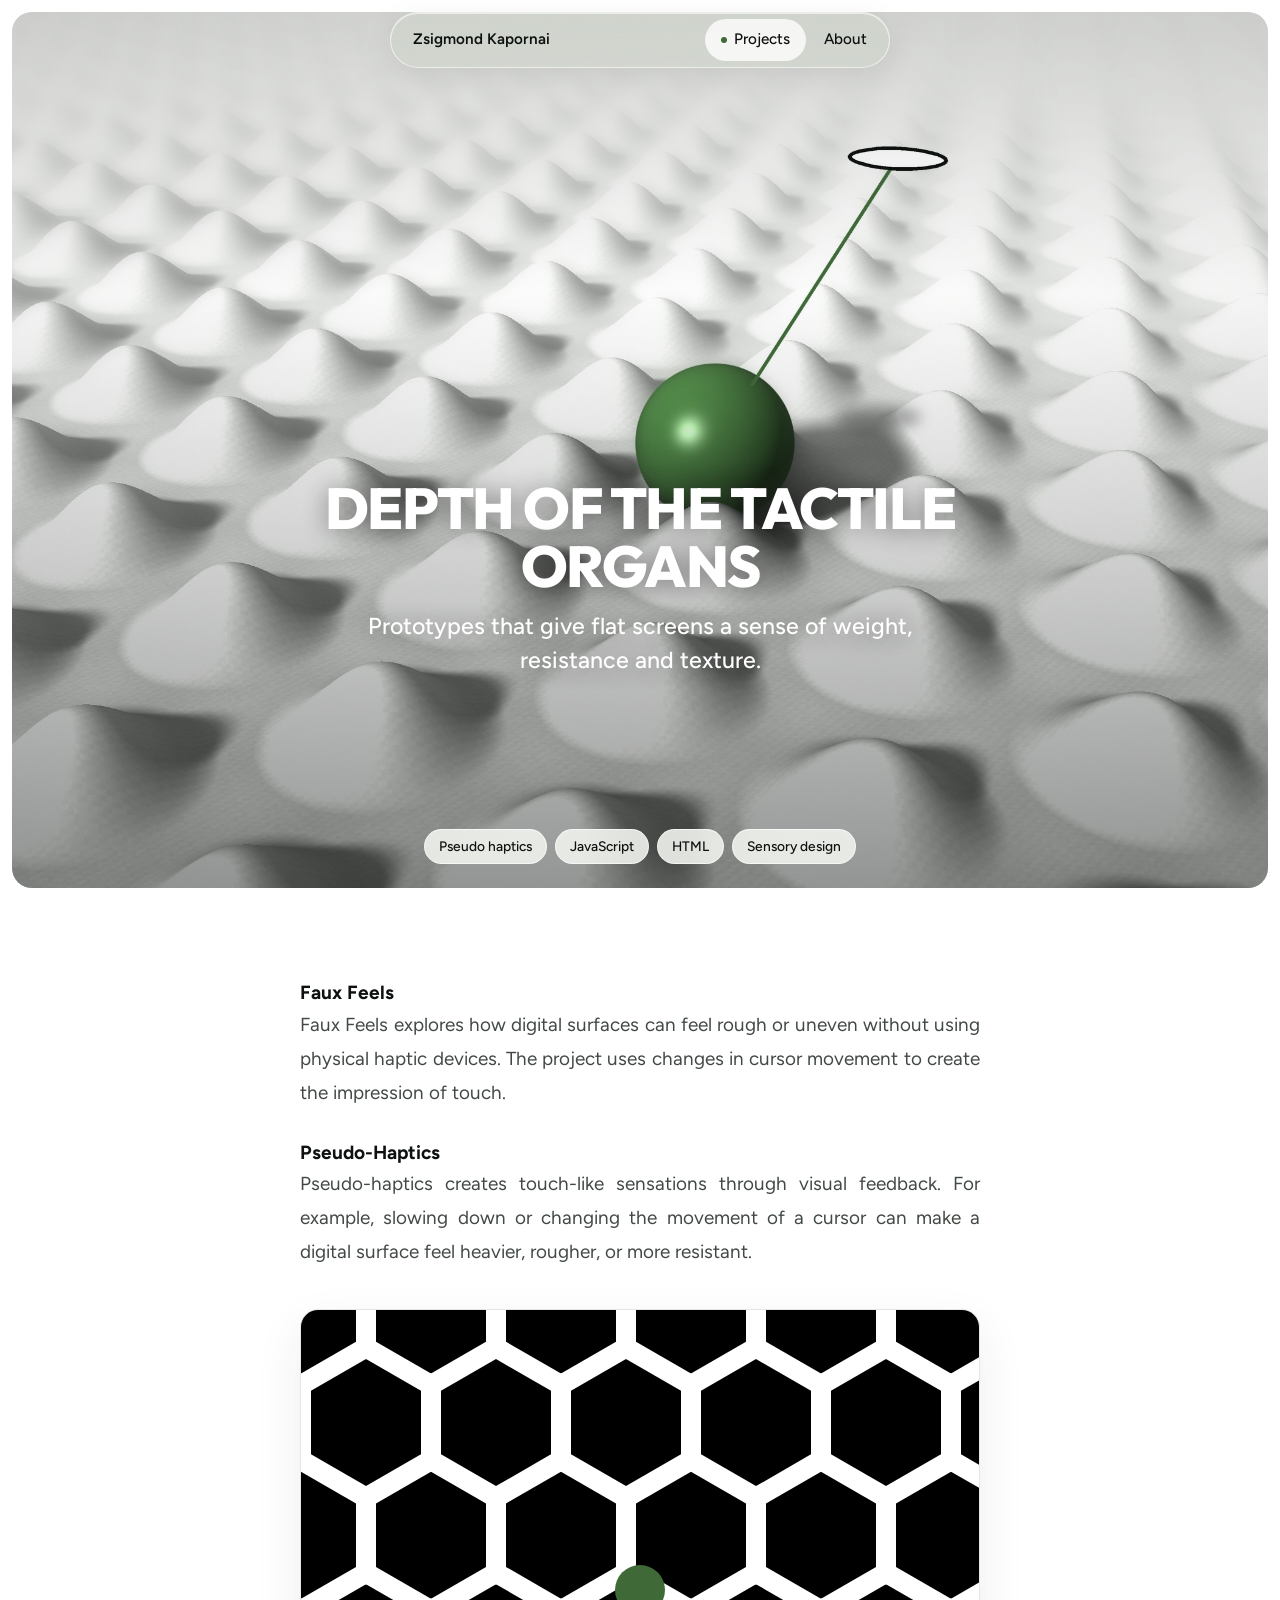
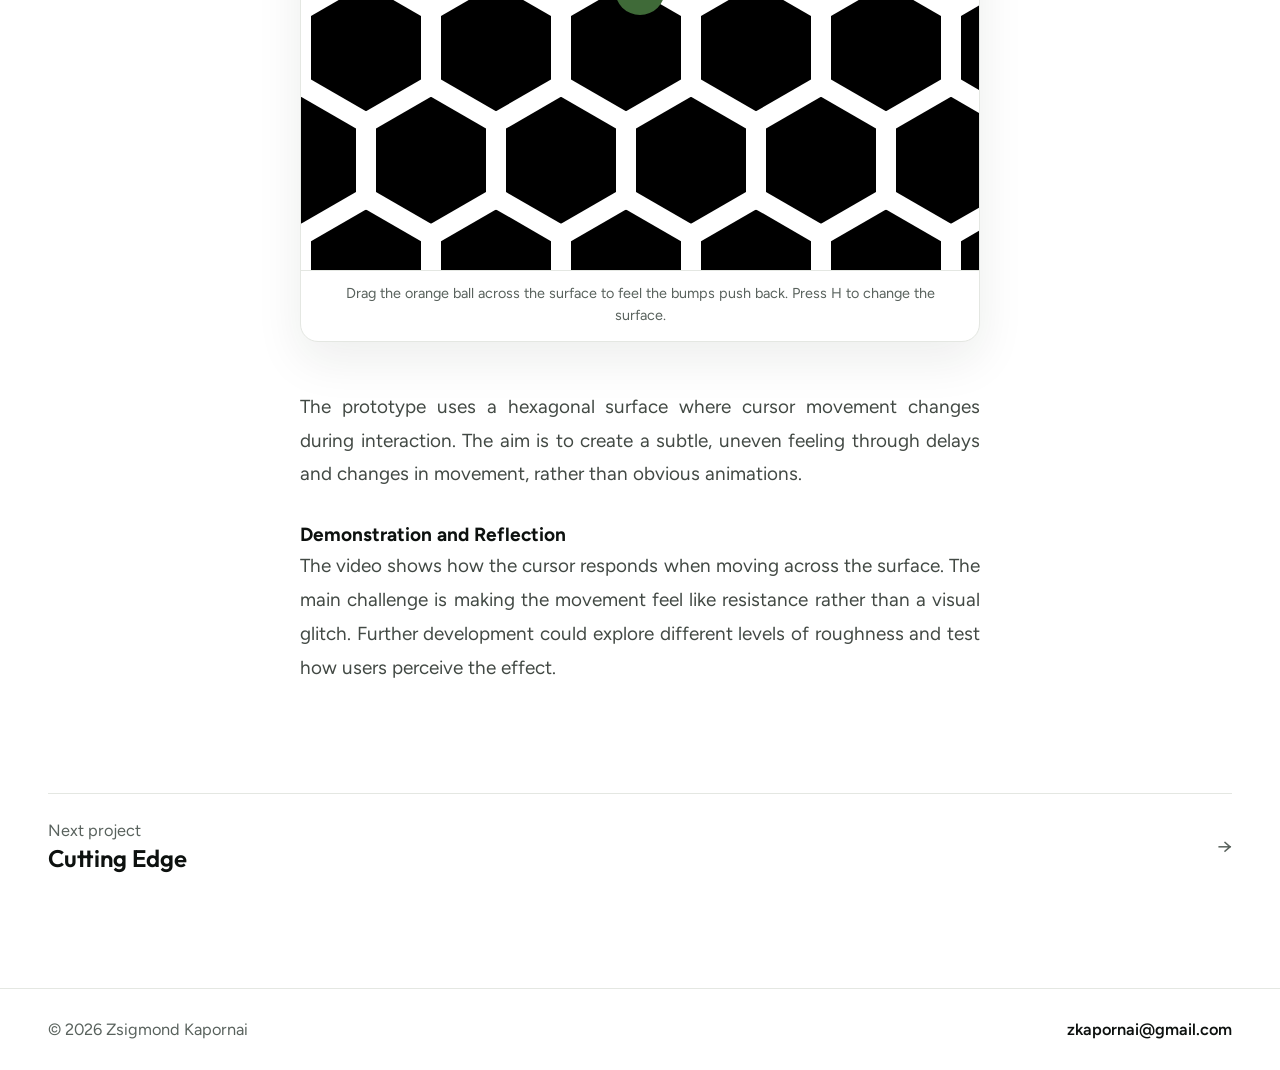
<file: felt-interfaces.html>
<!DOCTYPE html>
<html lang="en">
	<head>
		<meta charset="utf-8">
		<meta name="viewport" content="width=device-width, initial-scale=1, viewport-fit=cover">
		<meta name="color-scheme" content="light">
		<meta name="theme-color" content="#ffffff">
		<title>Depth of the Tactile Organs – Zsigmond Kapornai</title>
		<meta name="description" content="Prototypes that give flat screens a sense of weight, resistance and texture.">
		<link rel="icon" href="assets/favicon.svg" type="image/svg+xml">
		<link rel="preconnect" href="https://fonts.googleapis.com">
		<link rel="stylesheet" href="https://fonts.googleapis.com/css2?family=Figtree:wght@400;500;600&family=Outfit:wght@600;800&display=swap">
		<link rel="stylesheet" href="css/base.css">
		<link rel="stylesheet" href="css/project.css">
	</head>
	<body>
		<header>
			<nav aria-label="Main">
				<a class="brand" href="index.html">Zsigmond Kapornai</a>
				<ul>
					<li><a href="projects.html" aria-current="page">Projects</a></li>
					<li><a href="about.html">About</a></li>
				</ul>
			</nav>
		</header>
		<main>
			<section class="project-cover" aria-label="Project cover">
				<img src="assets/felt-interfaces-landing.jpg" alt="" fetchpriority="high">
				
				<div class="project-head cover-copy">
				<h1 class="project-title">Depth of the tactile organs</h1>
				<p class="project-lead">Prototypes that give flat screens a sense of weight, resistance and texture.</p>
			</div>
			
				<ul class="cover-roles" aria-label="Project disciplines">
					<li>Pseudo haptics</li>
					<li>JavaScript</li>
					<li>HTML</li>
					<li>Sensory design</li>
				</ul>
			</section>
			<article class="article">
				<h3>Faux Feels</h3>
				<p>Faux Feels explores how digital surfaces can feel rough or uneven without using physical haptic devices. The project uses changes in cursor movement to create the impression of touch.</p>

				<h3>Pseudo-Haptics</h3>
				<p>Pseudo-haptics creates touch-like sensations through visual feedback. For example, slowing down or changing the movement of a cursor can make a digital surface feel heavier, rougher, or more resistant.</p>
				
				<figure class="project-sketch">
					<iframe src="psuedohaptics/index.html" title="Interactive pseudo-haptics sketch: drag the orange ball across the hexagonal surface" loading="lazy"></iframe>
					<figcaption>Drag the orange ball across the surface to feel the bumps push back. Press H to change the surface.</figcaption>
				</figure>
				
				<p> The prototype uses a hexagonal surface where cursor movement changes during interaction. The aim is to create a subtle, uneven feeling through delays and changes in movement, rather than obvious animations.</p>
				<h3>Demonstration and Reflection</h3>
				<p>The video shows how the cursor responds when moving across the surface. The main challenge is making the movement feel like resistance rather than a visual glitch. Further development could explore different levels of roughness and test how users perceive the effect. </p>
			</article>
			<div class="wrap">
				<a class="next-project" href="cuttingEdge.html"><span>Next project<br><strong>Cutting Edge</strong></span><span aria-hidden="true">→</span></a>
			</div>
		</main>
		<footer><div class="wrap"><span>© 2026 Zsigmond Kapornai</span><a href="mailto:zkapornai@gmail.com">zkapornai@gmail.com</a></div></footer>
		<script src="js/project-gallery.js"></script>
	</body>
</html>
</file>
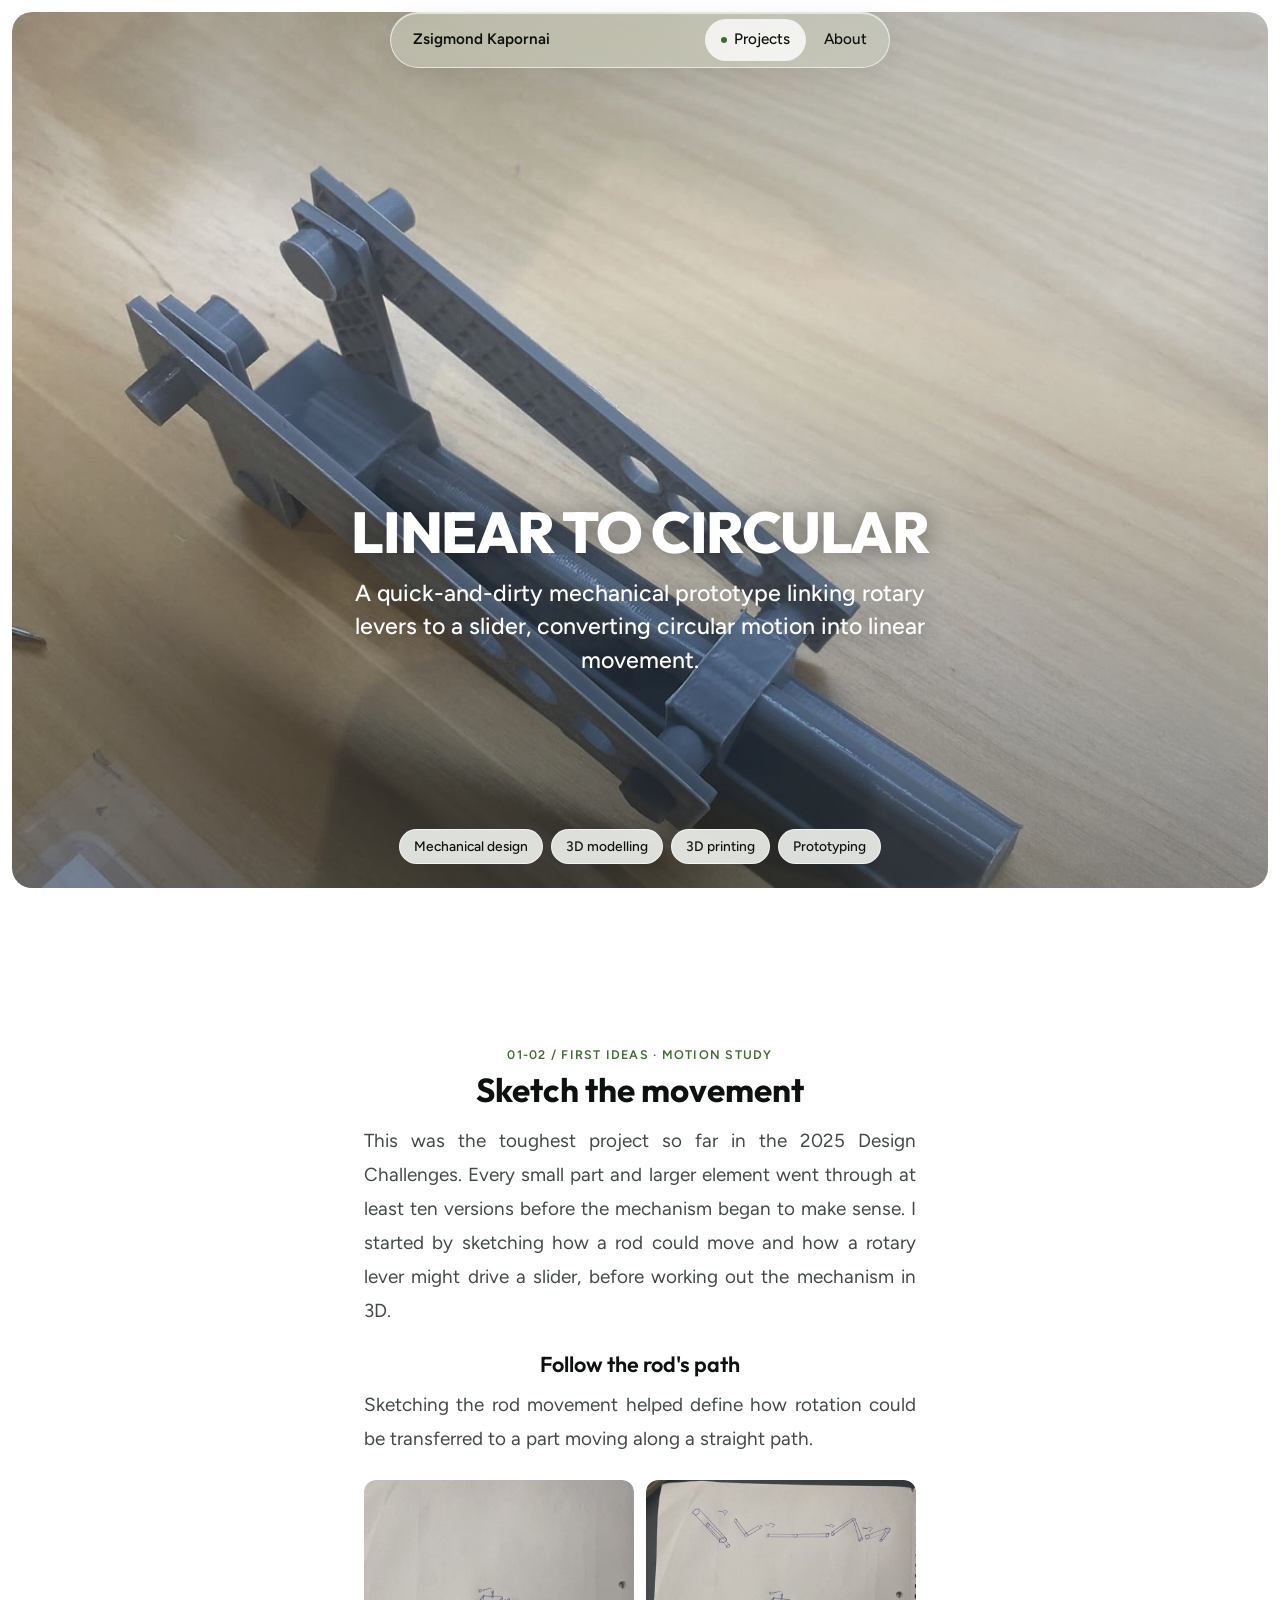
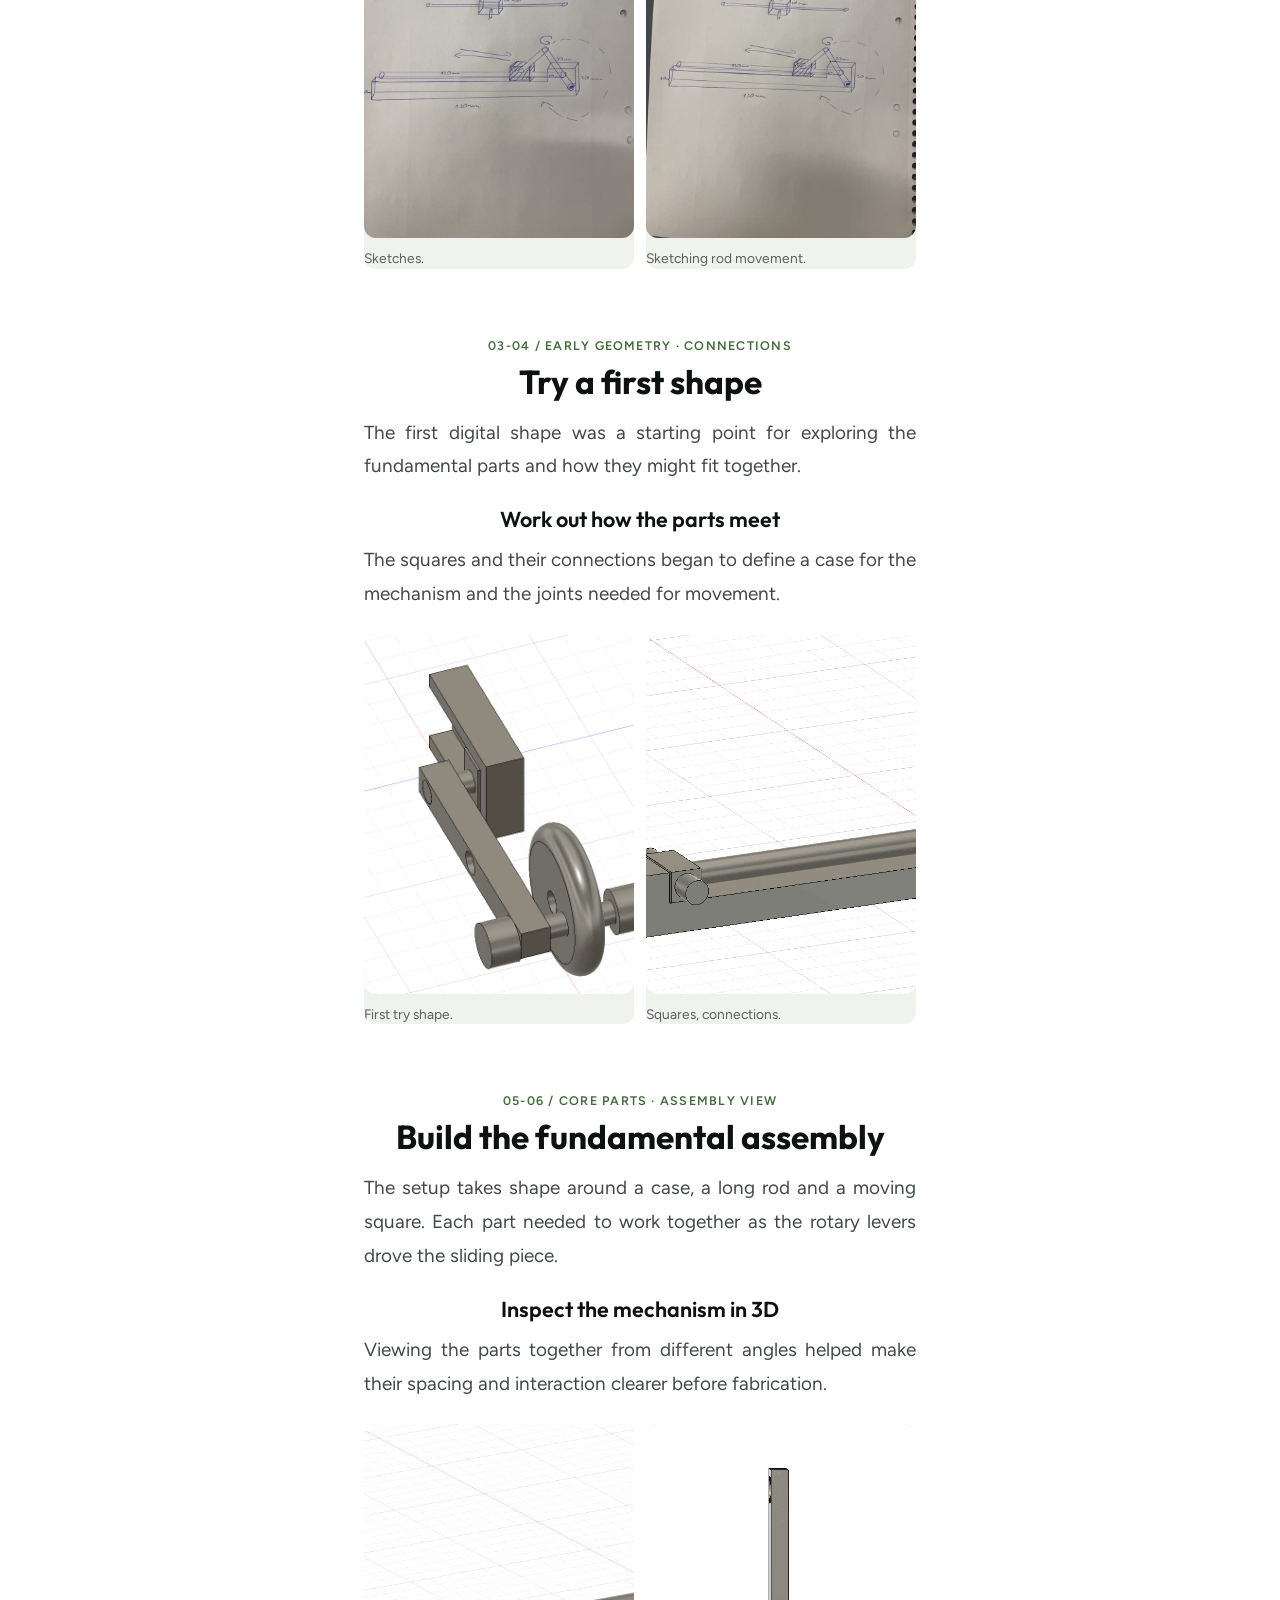
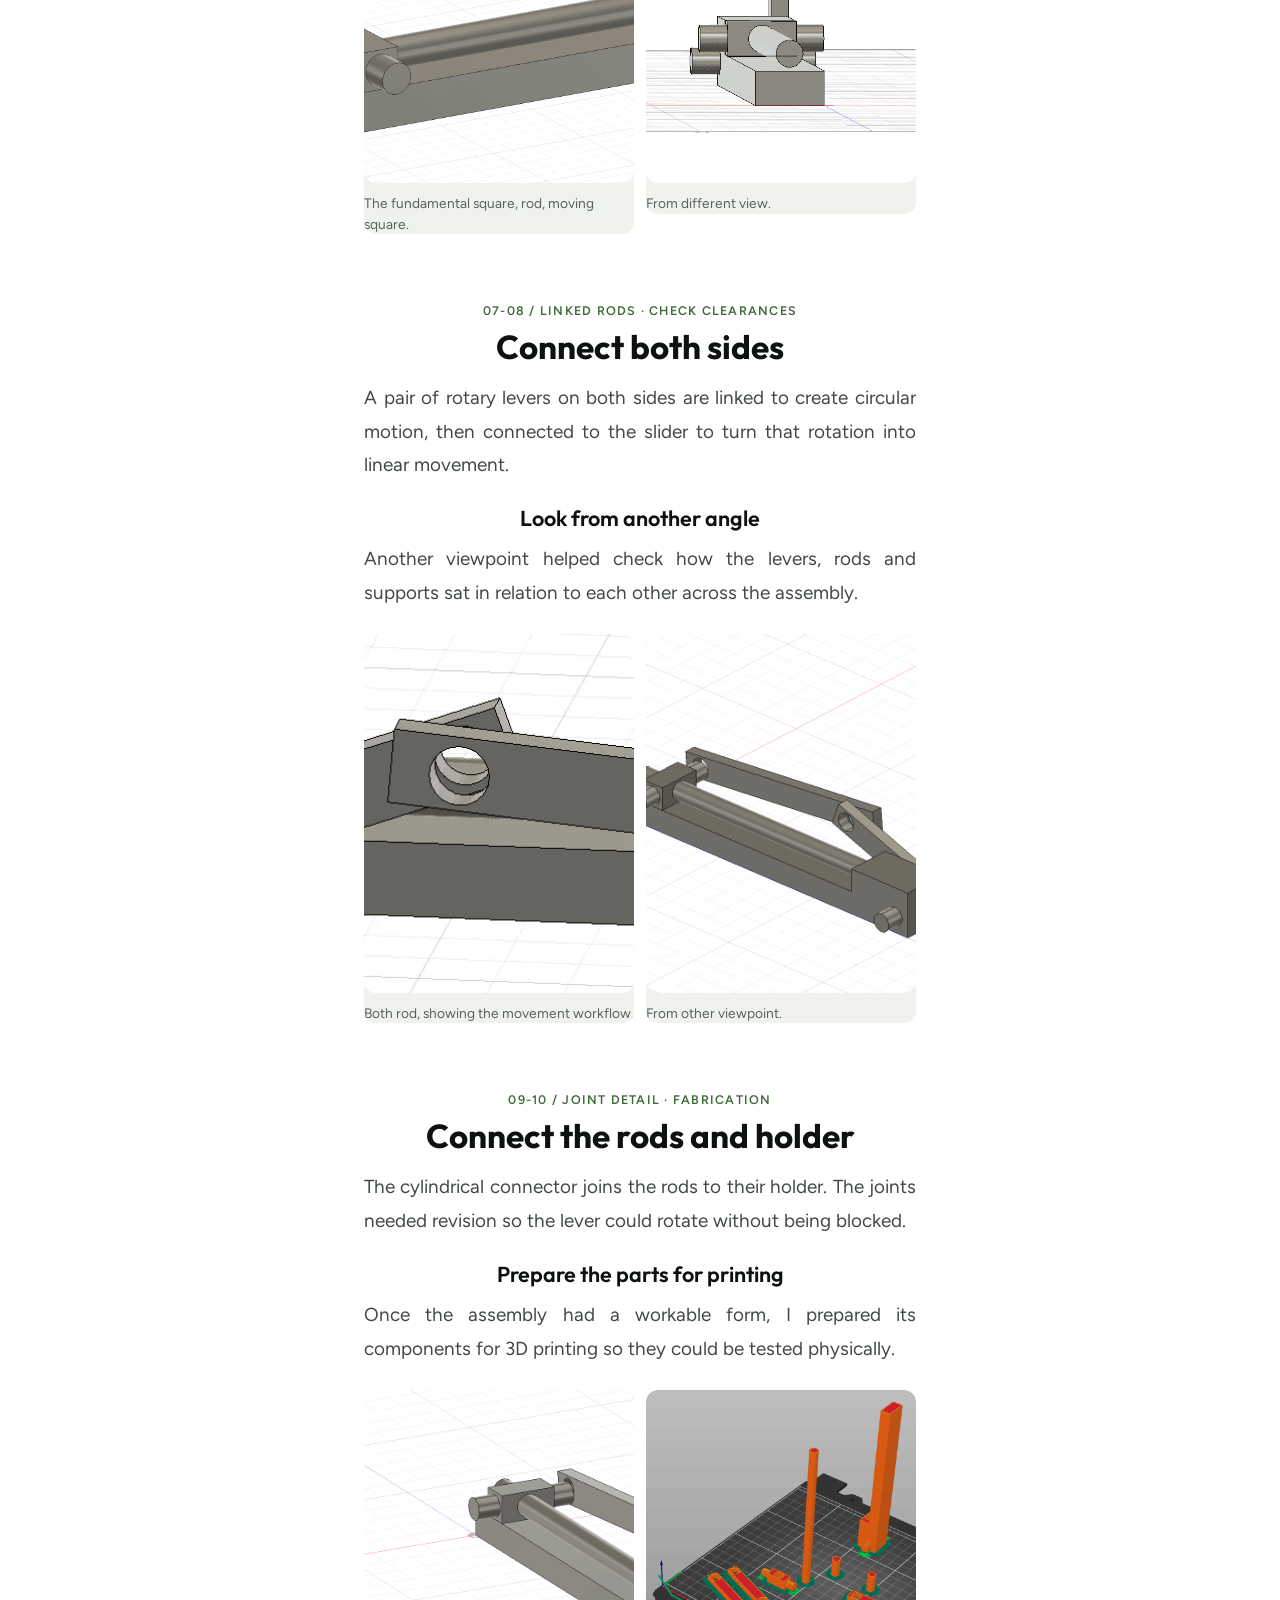
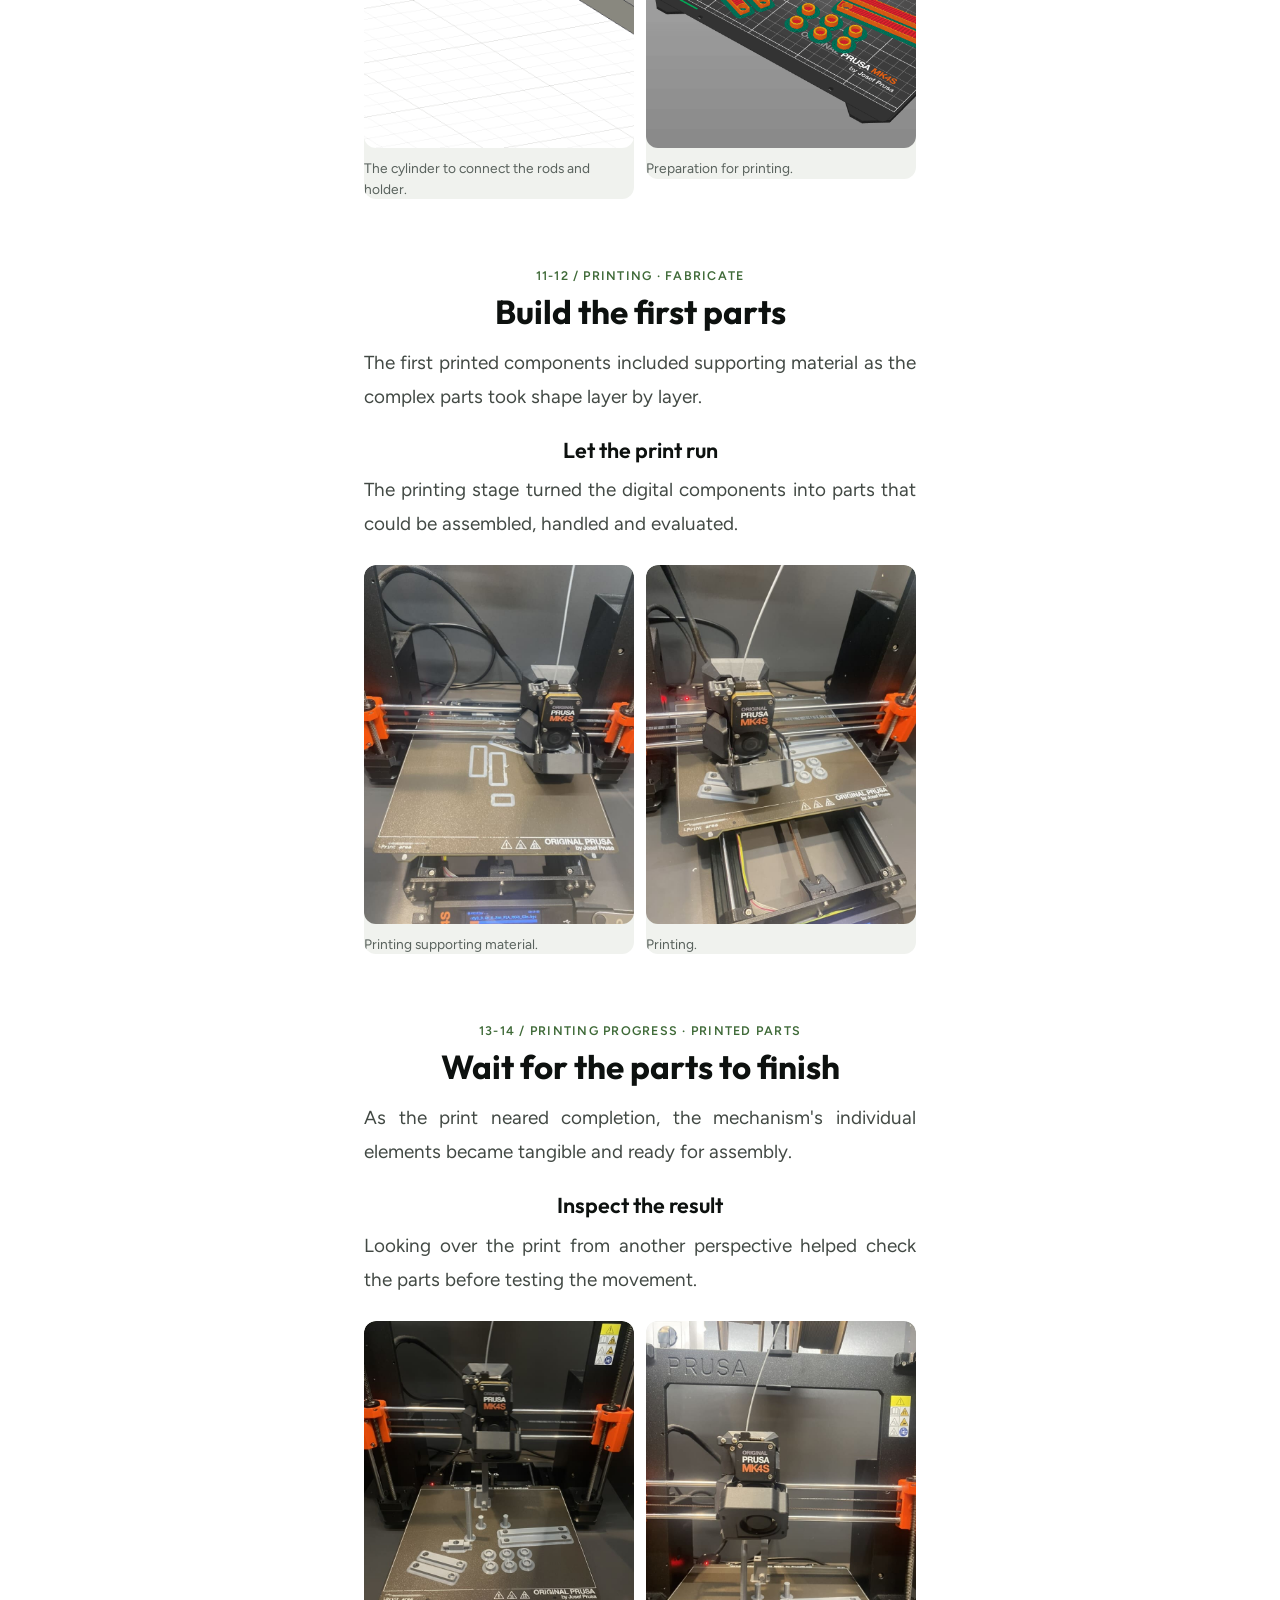
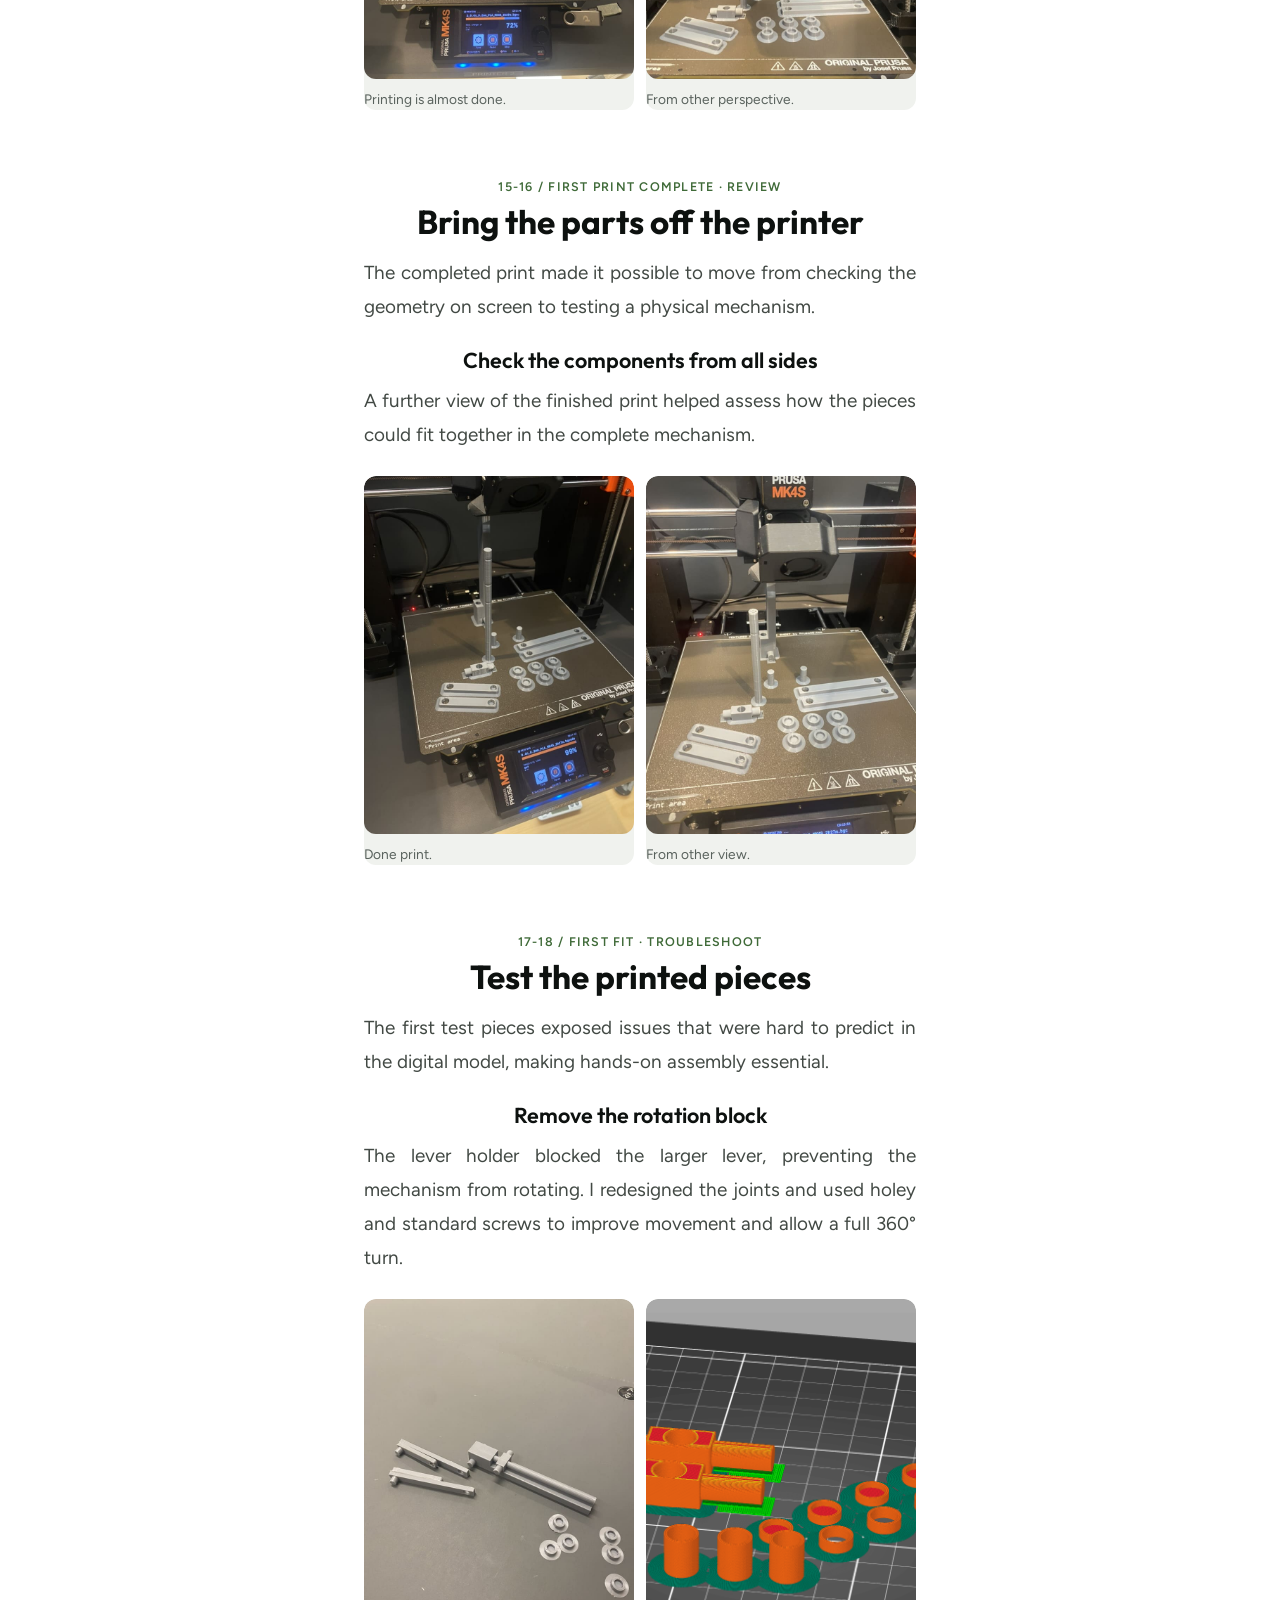
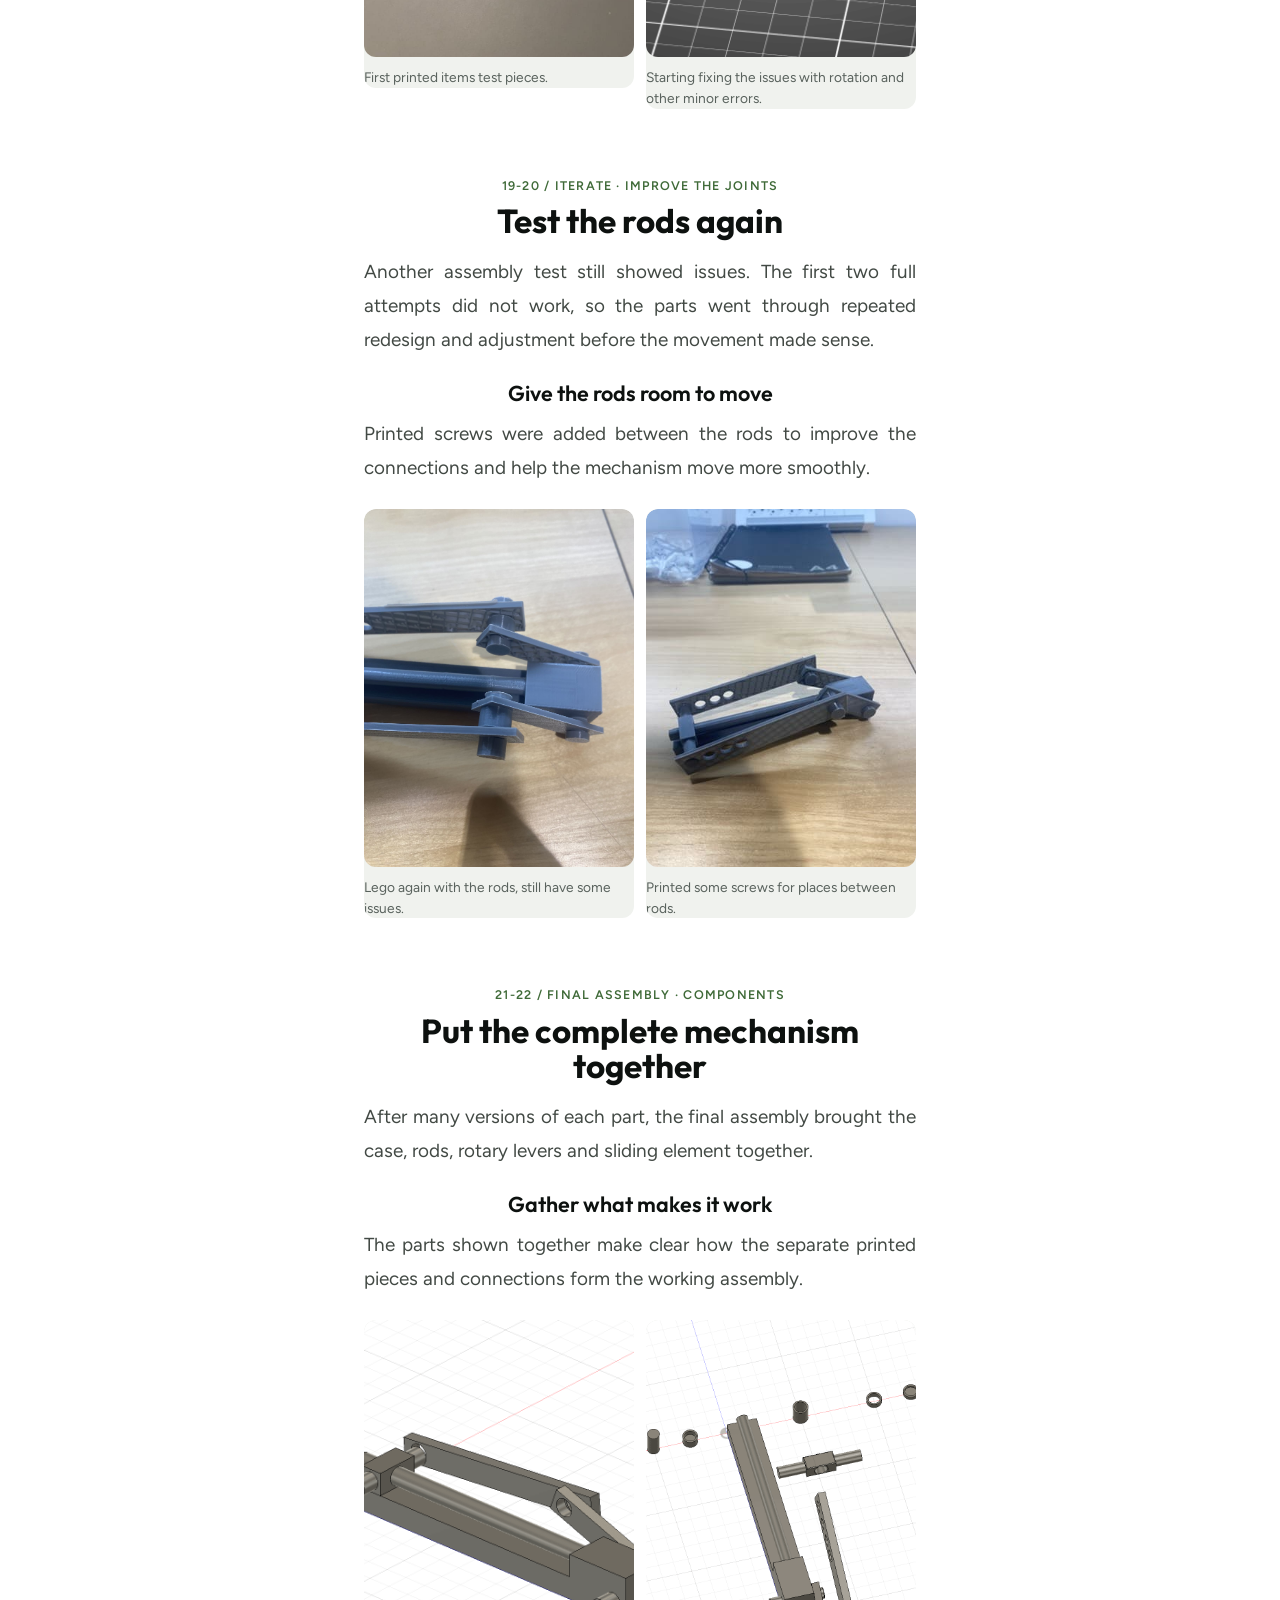
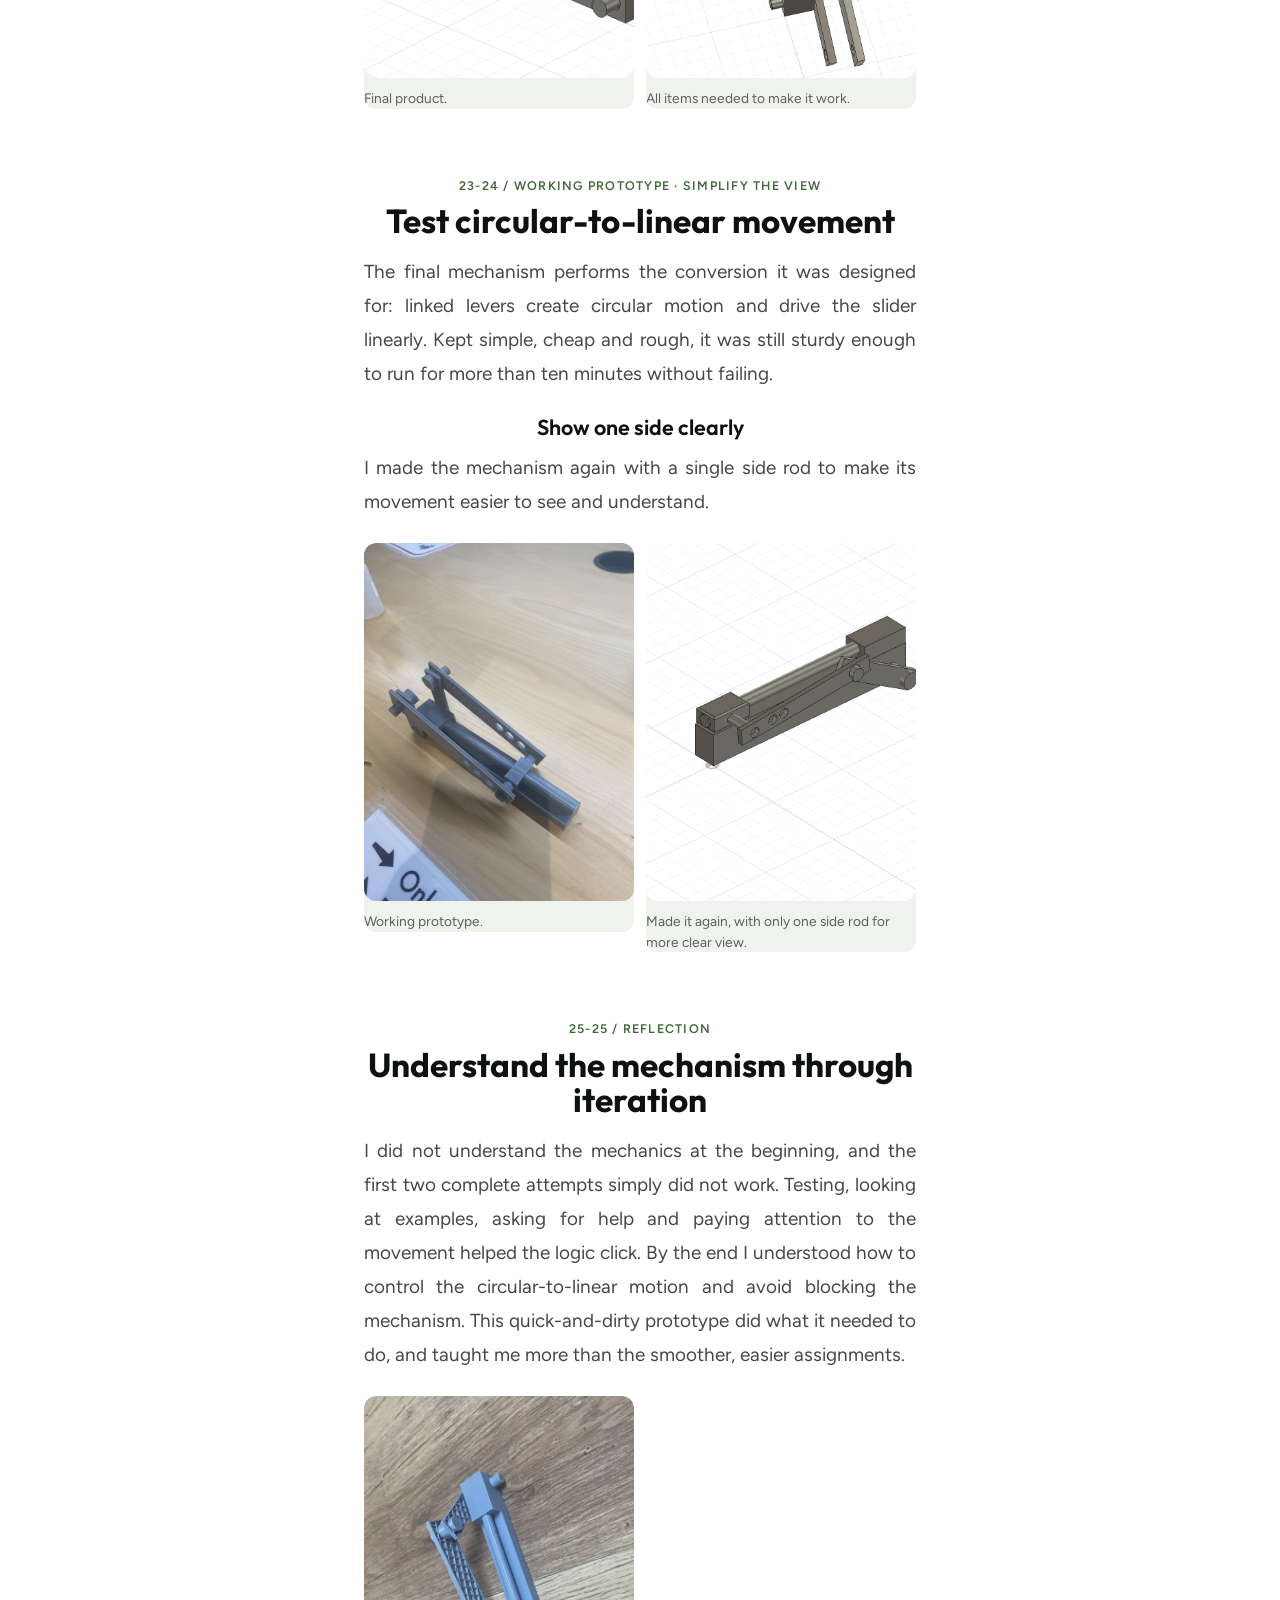
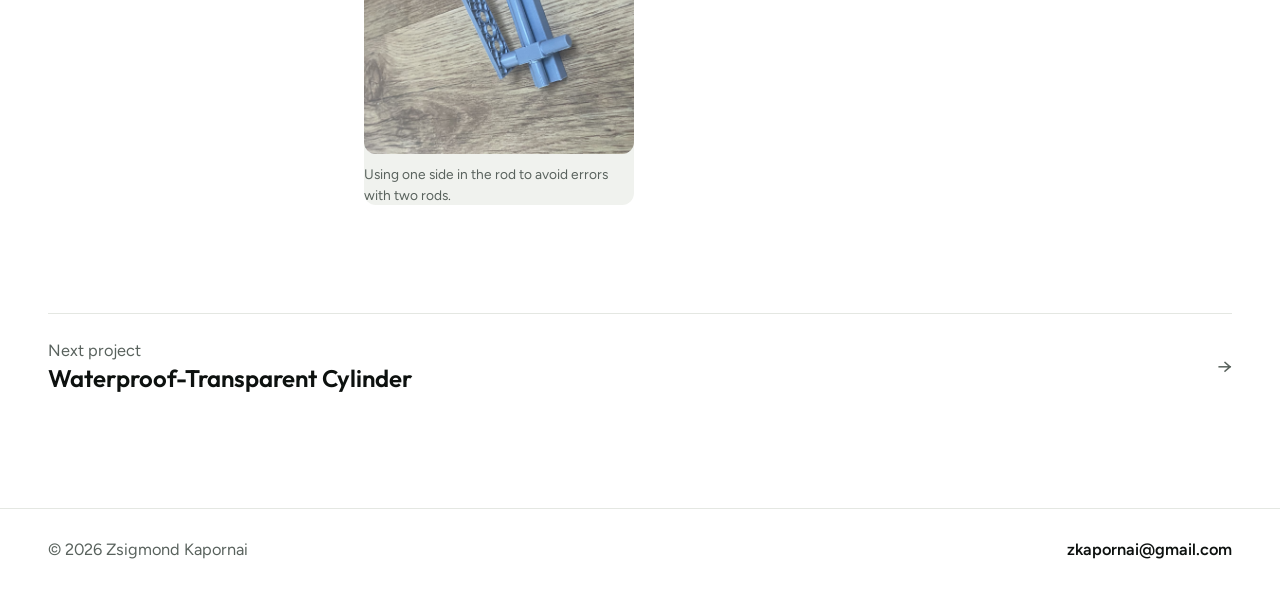
<file: linear-to-circular.html>
<!DOCTYPE html>
<html lang="en">
	<head>
		<meta charset="utf-8">
		<meta name="viewport" content="width=device-width, initial-scale=1, viewport-fit=cover">
		<meta name="color-scheme" content="light">
		<meta name="theme-color" content="#ffffff">
		<title>Linear to Circular – Zsigmond Kapornai</title>
		<meta name="description" content="A quick-and-dirty mechanical prototype converting circular motion into linear movement.">
		<link rel="icon" href="assets/favicon.svg" type="image/svg+xml">
		<link rel="preconnect" href="https://fonts.googleapis.com">
		<link rel="stylesheet" href="https://fonts.googleapis.com/css2?family=Figtree:wght@400;500;600&family=Outfit:wght@600;800&display=swap">
		<link rel="stylesheet" href="css/base.css">
		<link rel="stylesheet" href="css/project.css">
	</head>
	<body>
		<header>
			<nav aria-label="Main">
				<a class="brand" href="index.html">Zsigmond Kapornai</a>
				<ul>
					<li><a href="projects.html" aria-current="page">Projects</a></li>
					<li><a href="about.html">About</a></li>
				</ul>
			</nav>
		</header>
		<main>
			<section class="project-cover" aria-label="Project cover">
				<img src="Linertocircular/LTC23.jpeg" alt="" fetchpriority="high">
				
				<div class="project-head cover-copy">
				<h1 class="project-title">Linear to Circular</h1>
				<p class="project-lead">A quick-and-dirty mechanical prototype linking rotary levers to a slider, converting circular motion into linear movement.</p>
			</div>
			
				<ul class="cover-roles" aria-label="Project disciplines">
					<li>Mechanical design</li>
					<li>3D modelling</li>
					<li>3D printing</li>
					<li>Prototyping</li>
				</ul>
			</section>
			<article class="project-story">
				<section class="story-row story-group">
					<div class="story-copy">
						<p class="story-step">01-02 / First ideas · Motion study</p>
						<h2>Sketch the movement</h2>
						<p>This was the toughest project so far in the 2025 Design Challenges. Every small part and larger element went through at least ten versions before the mechanism began to make sense. I started by sketching how a rod could move and how a rotary lever might drive a slider, before working out the mechanism in 3D.</p>
						<h3>Follow the rod's path</h3>
						<p>Sketching the rod movement helped define how rotation could be transferred to a part moving along a straight path.</p>
					</div>
					<div class="story-images">
						<figure class="story-figure">
							<img src="Linertocircular/LTC1.jpeg" alt="Early sketches for the circular-to-linear mechanism" loading="lazy">
							<figcaption>Sketches.</figcaption>
						</figure>
						<figure class="story-figure">
							<img src="Linertocircular/LTC2.jpeg" alt="Sketching the movement of the rod" loading="lazy">
							<figcaption>Sketching rod movement.</figcaption>
						</figure>
					</div>
				</section>
				<section class="story-row story-group">
					<div class="story-copy">
						<p class="story-step">03-04 / Early geometry · Connections</p>
						<h2>Try a first shape</h2>
						<p>The first digital shape was a starting point for exploring the fundamental parts and how they might fit together.</p>
						<h3>Work out how the parts meet</h3>
						<p>The squares and their connections began to define a case for the mechanism and the joints needed for movement.</p>
					</div>
					<div class="story-images">
						<figure class="story-figure">
							<img src="Linertocircular/LTC3.png" alt="First shape study for the mechanism" loading="lazy">
							<figcaption>First try shape.</figcaption>
						</figure>
						<figure class="story-figure">
							<img src="Linertocircular/LTC4.png" alt="Square forms and connections in the mechanism study" loading="lazy">
							<figcaption>Squares, connections.</figcaption>
						</figure>
					</div>
				</section>
				<section class="story-row story-group">
					<div class="story-copy">
						<p class="story-step">05-06 / Core parts · Assembly view</p>
						<h2>Build the fundamental assembly</h2>
						<p>The setup takes shape around a case, a long rod and a moving square. Each part needed to work together as the rotary levers drove the sliding piece.</p>
						<h3>Inspect the mechanism in 3D</h3>
						<p>Viewing the parts together from different angles helped make their spacing and interaction clearer before fabrication.</p>
					</div>
					<div class="story-images">
						<figure class="story-figure">
							<img src="Linertocircular/LTC5.png" alt="The fundamental square, rod and moving square" loading="lazy">
							<figcaption>The fundamental square, rod, moving square.</figcaption>
						</figure>
						<figure class="story-figure">
							<img src="Linertocircular/LTC6.png" alt="The mechanism viewed from another angle" loading="lazy">
							<figcaption>From different view.</figcaption>
						</figure>
					</div>
				</section>
				<section class="story-row story-group">
					<div class="story-copy">
						<p class="story-step">07-08 / Linked rods · Check clearances</p>
						<h2>Connect both sides</h2>
						<p>A pair of rotary levers on both sides are linked to create circular motion, then connected to the slider to turn that rotation into linear movement.</p>
						<h3>Look from another angle</h3>
						<p>Another viewpoint helped check how the levers, rods and supports sat in relation to each other across the assembly.</p>
					</div>
					<div class="story-images">
						<figure class="story-figure">
							<img src="Linertocircular/LTC7.png" alt="Both rods shown with the movement workflow" loading="lazy">
							<figcaption>Both rod, showing the movement workflow.</figcaption>
						</figure>
						<figure class="story-figure">
							<img src="Linertocircular/LTC8.png" alt="The linked mechanism from another viewpoint" loading="lazy">
							<figcaption>From other viewpoint.</figcaption>
						</figure>
					</div>
				</section>
				<section class="story-row story-group">
					<div class="story-copy">
						<p class="story-step">09-10 / Joint detail · Fabrication</p>
						<h2>Connect the rods and holder</h2>
						<p>The cylindrical connector joins the rods to their holder. The joints needed revision so the lever could rotate without being blocked.</p>
						<h3>Prepare the parts for printing</h3>
						<p>Once the assembly had a workable form, I prepared its components for 3D printing so they could be tested physically.</p>
					</div>
					<div class="story-images">
						<figure class="story-figure">
							<img src="Linertocircular/LTC9.png" alt="Cylinder used to connect the rods and holder" loading="lazy">
							<figcaption>The cylinder to connect the rods and holder.</figcaption>
						</figure>
						<figure class="story-figure">
							<img src="Linertocircular/LTC10.png" alt="The mechanism prepared for 3D printing" loading="lazy">
							<figcaption>Preparation for printing.</figcaption>
						</figure>
					</div>
				</section>
				<section class="story-row story-group">
					<div class="story-copy">
						<p class="story-step">11-12 / Printing · Fabricate</p>
						<h2>Build the first parts</h2>
						<p>The first printed components included supporting material as the complex parts took shape layer by layer.</p>
						<h3>Let the print run</h3>
						<p>The printing stage turned the digital components into parts that could be assembled, handled and evaluated.</p>
					</div>
					<div class="story-images">
						<figure class="story-figure">
							<img src="Linertocircular/LTC11.jpeg" alt="3D printing with supporting material" loading="lazy">
							<figcaption>Printing supporting material.</figcaption>
						</figure>
						<figure class="story-figure">
							<img src="Linertocircular/LTC12.jpeg" alt="The mechanism components being printed" loading="lazy">
							<figcaption>Printing.</figcaption>
						</figure>
					</div>
				</section>
				<section class="story-row story-group">
					<div class="story-copy">
						<p class="story-step">13-14 / Printing progress · Printed parts</p>
						<h2>Wait for the parts to finish</h2>
						<p>As the print neared completion, the mechanism's individual elements became tangible and ready for assembly.</p>
						<h3>Inspect the result</h3>
						<p>Looking over the print from another perspective helped check the parts before testing the movement.</p>
					</div>
					<div class="story-images">
						<figure class="story-figure">
							<img src="Linertocircular/LTC13.jpeg" alt="The 3D print almost complete" loading="lazy">
							<figcaption>Printing is almost done.</figcaption>
						</figure>
						<figure class="story-figure">
							<img src="Linertocircular/LTC14.jpeg" alt="The printed components from another perspective" loading="lazy">
							<figcaption>From other perspective.</figcaption>
						</figure>
					</div>
				</section>
				<section class="story-row story-group">
					<div class="story-copy">
						<p class="story-step">15-16 / First print complete · Review</p>
						<h2>Bring the parts off the printer</h2>
						<p>The completed print made it possible to move from checking the geometry on screen to testing a physical mechanism.</p>
						<h3>Check the components from all sides</h3>
						<p>A further view of the finished print helped assess how the pieces could fit together in the complete mechanism.</p>
					</div>
					<div class="story-images">
						<figure class="story-figure">
							<img src="Linertocircular/LTC15.jpeg" alt="The completed 3D print" loading="lazy">
							<figcaption>Done print.</figcaption>
						</figure>
						<figure class="story-figure">
							<img src="Linertocircular/LTC16.jpeg" alt="The finished printed parts from another view" loading="lazy">
							<figcaption>From other view.</figcaption>
						</figure>
					</div>
				</section>
				<section class="story-row story-group">
					<div class="story-copy">
						<p class="story-step">17-18 / First fit · Troubleshoot</p>
						<h2>Test the printed pieces</h2>
						<p>The first test pieces exposed issues that were hard to predict in the digital model, making hands-on assembly essential.</p>
						<h3>Remove the rotation block</h3>
						<p>The lever holder blocked the larger lever, preventing the mechanism from rotating. I redesigned the joints and used holey and standard screws to improve movement and allow a full 360° turn.</p>
					</div>
					<div class="story-images">
						<figure class="story-figure">
							<img src="Linertocircular/LTC17.jpeg" alt="First printed items used as test pieces" loading="lazy">
							<figcaption>First printed items test pieces.</figcaption>
						</figure>
						<figure class="story-figure">
							<img src="Linertocircular/LTC18.png" alt="Fixing rotation problems and other minor errors" loading="lazy">
							<figcaption>Starting fixing the issues with rotation and other minor errors.</figcaption>
						</figure>
					</div>
				</section>
				<section class="story-row story-group">
					<div class="story-copy">
						<p class="story-step">19-20 / Iterate · Improve the joints</p>
						<h2>Test the rods again</h2>
						<p>Another assembly test still showed issues. The first two full attempts did not work, so the parts went through repeated redesign and adjustment before the movement made sense.</p>
						<h3>Give the rods room to move</h3>
						<p>Printed screws were added between the rods to improve the connections and help the mechanism move more smoothly.</p>
					</div>
					<div class="story-images">
						<figure class="story-figure">
							<img src="Linertocircular/LTC19.jpeg" alt="The mechanism tested again with rods, with some issues remaining" loading="lazy">
							<figcaption>Lego again with the rods, still have some issues.</figcaption>
						</figure>
						<figure class="story-figure">
							<img src="Linertocircular/LTC20.jpeg" alt="Printed screws for the spaces between the rods" loading="lazy">
							<figcaption>Printed some screws for places between rods.</figcaption>
						</figure>
					</div>
				</section>
				<section class="story-row story-group">
					<div class="story-copy">
						<p class="story-step">21-22 / Final assembly · Components</p>
						<h2>Put the complete mechanism together</h2>
						<p>After many versions of each part, the final assembly brought the case, rods, rotary levers and sliding element together.</p>
						<h3>Gather what makes it work</h3>
						<p>The parts shown together make clear how the separate printed pieces and connections form the working assembly.</p>
					</div>
					<div class="story-images">
						<figure class="story-figure">
							<img src="Linertocircular/LTC21.png" alt="The final assembled mechanism" loading="lazy">
							<figcaption>Final product.</figcaption>
						</figure>
						<figure class="story-figure">
							<img src="Linertocircular/LTC22.png" alt="All the items needed to make the mechanism work" loading="lazy">
							<figcaption>All items needed to make it work.</figcaption>
						</figure>
					</div>
				</section>
				<section class="story-row story-group">
					<div class="story-copy">
						<p class="story-step">23-24 / Working prototype · Simplify the view</p>
						<h2>Test circular-to-linear movement</h2>
						<p>The final mechanism performs the conversion it was designed for: linked levers create circular motion and drive the slider linearly. Kept simple, cheap and rough, it was still sturdy enough to run for more than ten minutes without failing.</p>
						<h3>Show one side clearly</h3>
						<p>I made the mechanism again with a single side rod to make its movement easier to see and understand.</p>
					</div>
					<div class="story-images">
						<figure class="story-figure">
							<img src="Linertocircular/LTC23.jpeg" alt="Working prototype converting circular movement into linear movement" loading="lazy">
							<figcaption>Working prototype.</figcaption>
						</figure>
						<figure class="story-figure">
							<img src="Linertocircular/LTC24.png" alt="The mechanism shown with only one side rod for a clearer view" loading="lazy">
							<figcaption>Made it again, with only one side rod for more clear view.</figcaption>
						</figure>
					</div>
				</section>
				<section class="story-row story-group">
					<div class="story-copy">
						<p class="story-step">25-25 / Reflection</p>
						<h2>Understand the mechanism through iteration</h2>
						<p>I did not understand the mechanics at the beginning, and the first two complete attempts simply did not work. Testing, looking at examples, asking for help and paying attention to the movement helped the logic click. By the end I understood how to control the circular-to-linear motion and avoid blocking the mechanism. This quick-and-dirty prototype did what it needed to do, and taught me more than the smoother, easier assignments.</p>
					</div>
					<div class="story-images">
						<figure class="story-figure">
							<img src="Linertocircular/LTC25.jpg" alt="Using one rod to avoid errors caused by the two-rod setup" loading="lazy">
							<figcaption>Using one side in the rod to avoid errors with two rods.</figcaption>
						</figure>
					</div>
				</section>
			</article>
			<div class="wrap">
				<a class="next-project" href="cylinder.html"><span>Next project<br><strong>Waterproof-Transparent Cylinder</strong></span><span aria-hidden="true">→</span></a>
			</div>
		</main>
		<footer><div class="wrap"><span>© 2026 Zsigmond Kapornai</span><a href="mailto:zkapornai@gmail.com">zkapornai@gmail.com</a></div></footer>
		<script src="js/project-gallery.js"></script>
	</body>
</html>
</file>
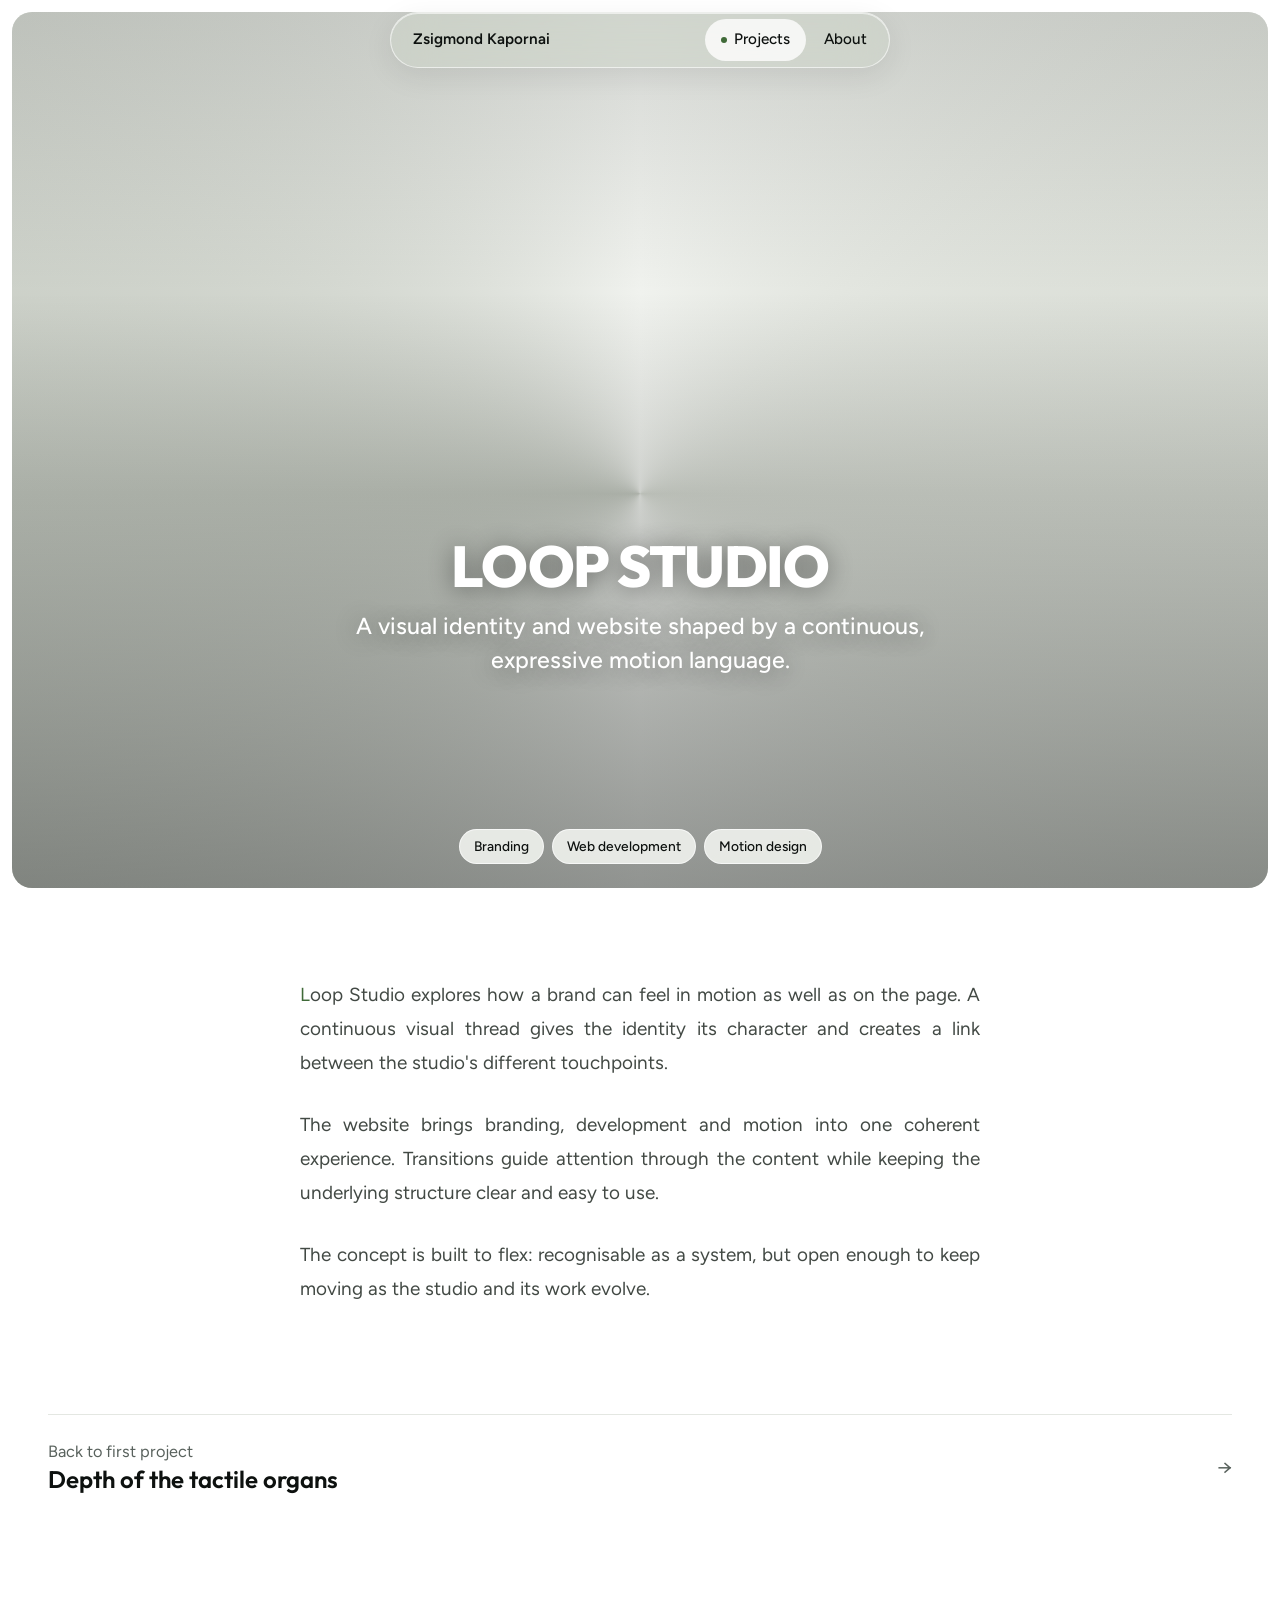
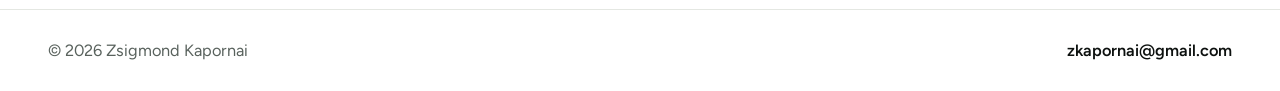
<file: loop-studio.html>
<!DOCTYPE html>
<html lang="en">
	<head>
		<meta charset="utf-8">
		<meta name="viewport" content="width=device-width, initial-scale=1, viewport-fit=cover">
		<meta name="color-scheme" content="light">
		<meta name="theme-color" content="#ffffff">
		<title>Loop Studio – Zsigmond Kapornai</title>
		<meta name="description" content="A visual identity and website shaped by a continuous, expressive motion language.">
		<link rel="icon" href="assets/favicon.svg" type="image/svg+xml">
		<link rel="preconnect" href="https://fonts.googleapis.com">
		<link rel="stylesheet" href="https://fonts.googleapis.com/css2?family=Figtree:wght@400;500;600&family=Outfit:wght@600;800&display=swap">
		<link rel="stylesheet" href="css/base.css"><link rel="stylesheet" href="css/project.css">
	</head>
	<body>
		<header><nav aria-label="Main"><a class="brand" href="index.html">Zsigmond Kapornai</a><ul><li><a href="projects.html" aria-current="page">Projects</a></li><li><a href="about.html">About</a></li></ul></nav></header>
		<main>
			<section class="project-cover" aria-label="Project cover">
				<div class="project-cover-art art a4" aria-hidden="true"></div>
				
				<div class="project-head cover-copy">
				<h1 class="project-title">Loop Studio</h1>
				<p class="project-lead">A visual identity and website shaped by a continuous, expressive motion language.</p>
			</div>
			
				<ul class="cover-roles" aria-label="Project disciplines">
					<li>Branding</li>
					<li>Web development</li>
					<li>Motion design</li>
				</ul>
			</section>
			<article class="article">
				<p>Loop Studio explores how a brand can feel in motion as well as on the page. A continuous visual thread gives the identity its character and creates a link between the studio's different touchpoints.</p>
				<p>The website brings branding, development and motion into one coherent experience. Transitions guide attention through the content while keeping the underlying structure clear and easy to use.</p>
				<p>The concept is built to flex: recognisable as a system, but open enough to keep moving as the studio and its work evolve.</p>
			</article>
			<div class="wrap"><a class="next-project" href="felt-interfaces.html"><span>Back to first project<br><strong>Depth of the tactile organs</strong></span><span aria-hidden="true">→</span></a></div>
		</main>
		<footer><div class="wrap"><span>© 2026 Zsigmond Kapornai</span><a href="mailto:zkapornai@gmail.com">zkapornai@gmail.com</a></div></footer>
		<script src="js/project-gallery.js"></script>
	</body>
</html>
</file>
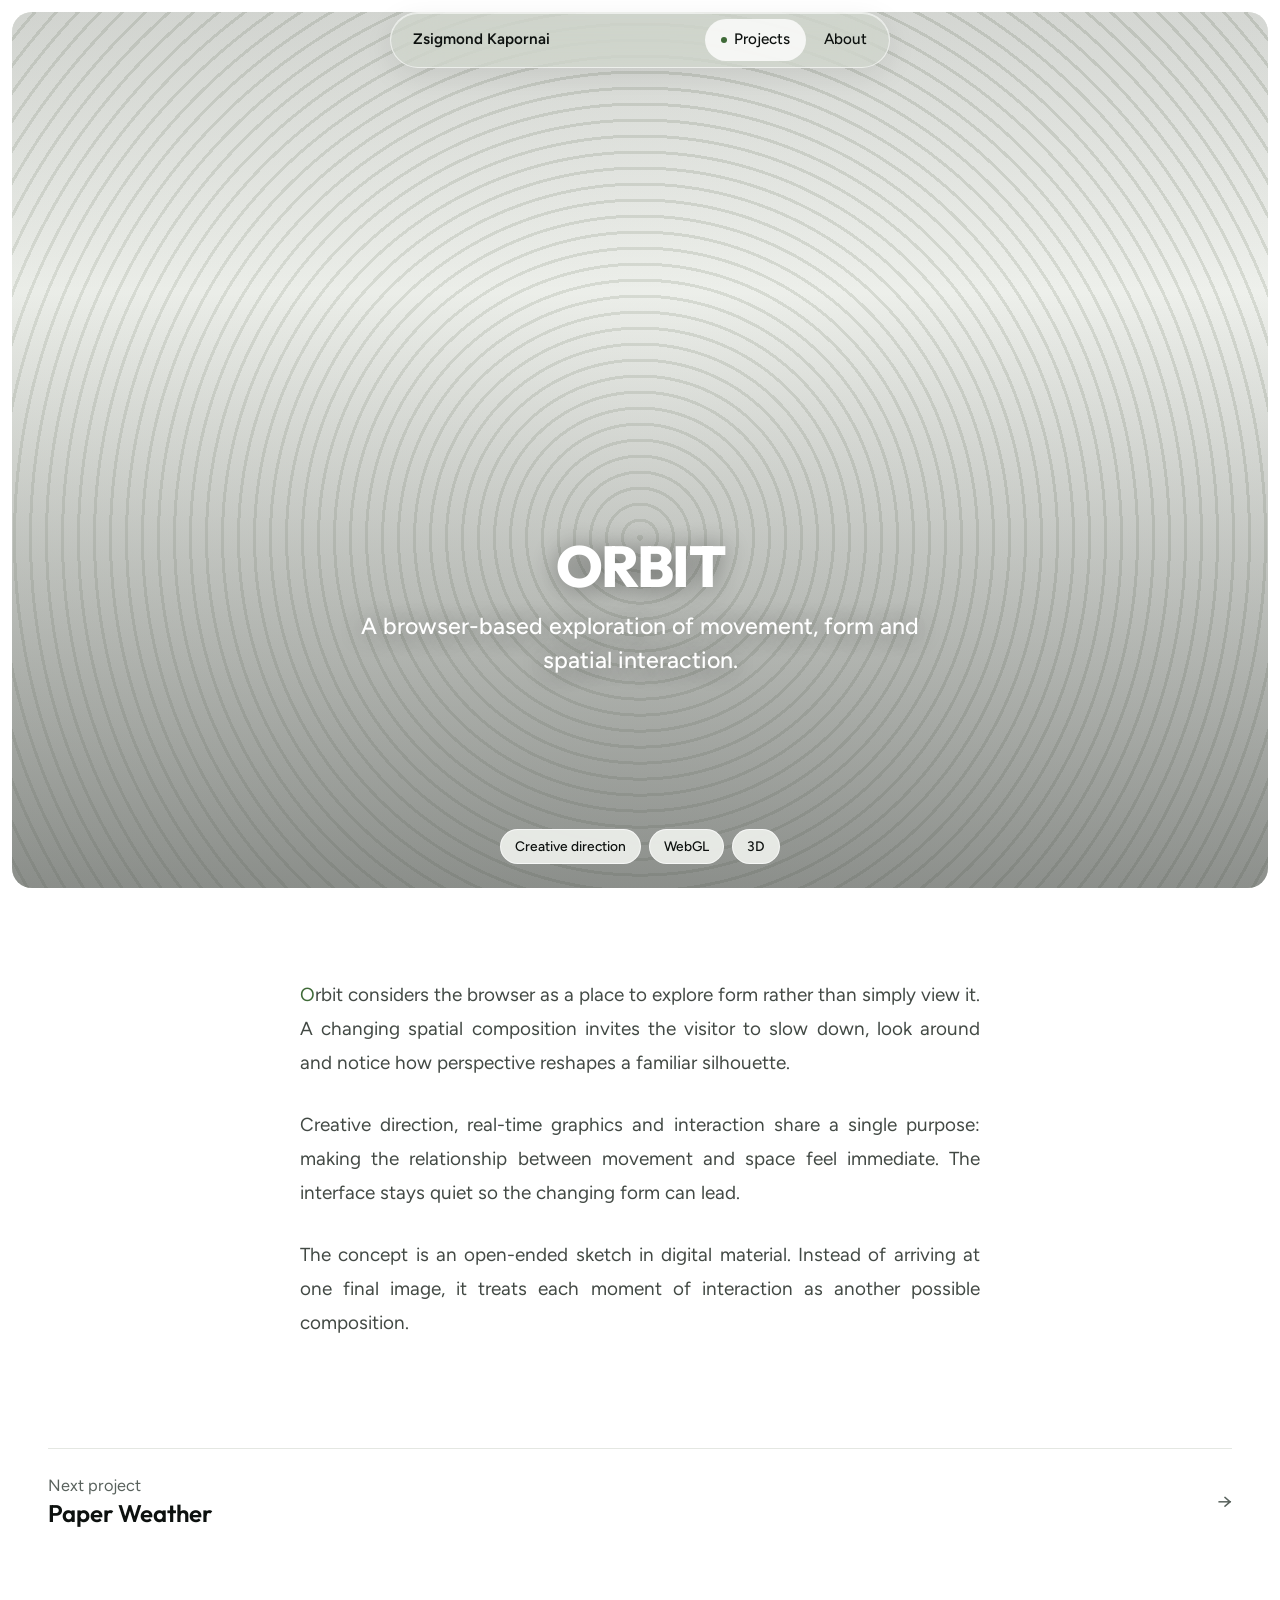
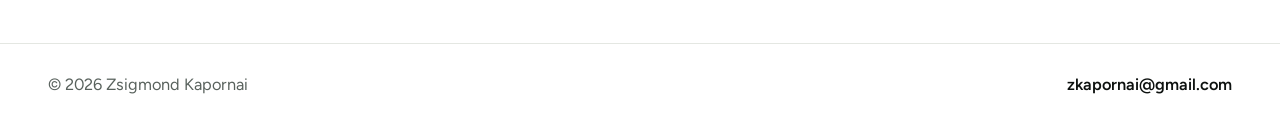
<file: orbit.html>
<!DOCTYPE html>
<html lang="en">
	<head>
		<meta charset="utf-8">
		<meta name="viewport" content="width=device-width, initial-scale=1, viewport-fit=cover">
		<meta name="color-scheme" content="light">
		<meta name="theme-color" content="#ffffff">
		<title>Orbit – Zsigmond Kapornai</title>
		<meta name="description" content="A browser-based exploration of movement, form and spatial interaction.">
		<link rel="icon" href="assets/favicon.svg" type="image/svg+xml">
		<link rel="preconnect" href="https://fonts.googleapis.com">
		<link rel="stylesheet" href="https://fonts.googleapis.com/css2?family=Figtree:wght@400;500;600&family=Outfit:wght@600;800&display=swap">
		<link rel="stylesheet" href="css/base.css"><link rel="stylesheet" href="css/project.css">
	</head>
	<body>
		<header><nav aria-label="Main"><a class="brand" href="index.html">Zsigmond Kapornai</a><ul><li><a href="projects.html" aria-current="page">Projects</a></li><li><a href="about.html">About</a></li></ul></nav></header>
		<main>
			<section class="project-cover" aria-label="Project cover">
				<div class="project-cover-art art a2" aria-hidden="true"></div>
				
				<div class="project-head cover-copy">
				<h1 class="project-title">Orbit</h1>
				<p class="project-lead">A browser-based exploration of movement, form and spatial interaction.</p>
			</div>
			
				<ul class="cover-roles" aria-label="Project disciplines">
					<li>Creative direction</li>
					<li>WebGL</li>
					<li>3D</li>
				</ul>
			</section>
			<article class="article">
				<p>Orbit considers the browser as a place to explore form rather than simply view it. A changing spatial composition invites the visitor to slow down, look around and notice how perspective reshapes a familiar silhouette.</p>
				<p>Creative direction, real-time graphics and interaction share a single purpose: making the relationship between movement and space feel immediate. The interface stays quiet so the changing form can lead.</p>
				<p>The concept is an open-ended sketch in digital material. Instead of arriving at one final image, it treats each moment of interaction as another possible composition.</p>
			</article>
			<div class="wrap"><a class="next-project" href="paper-weather.html"><span>Next project<br><strong>Paper Weather</strong></span><span aria-hidden="true">→</span></a></div>
		</main>
		<footer><div class="wrap"><span>© 2026 Zsigmond Kapornai</span><a href="mailto:zkapornai@gmail.com">zkapornai@gmail.com</a></div></footer>
		<script src="js/project-gallery.js"></script>
	</body>
</html>
</file>
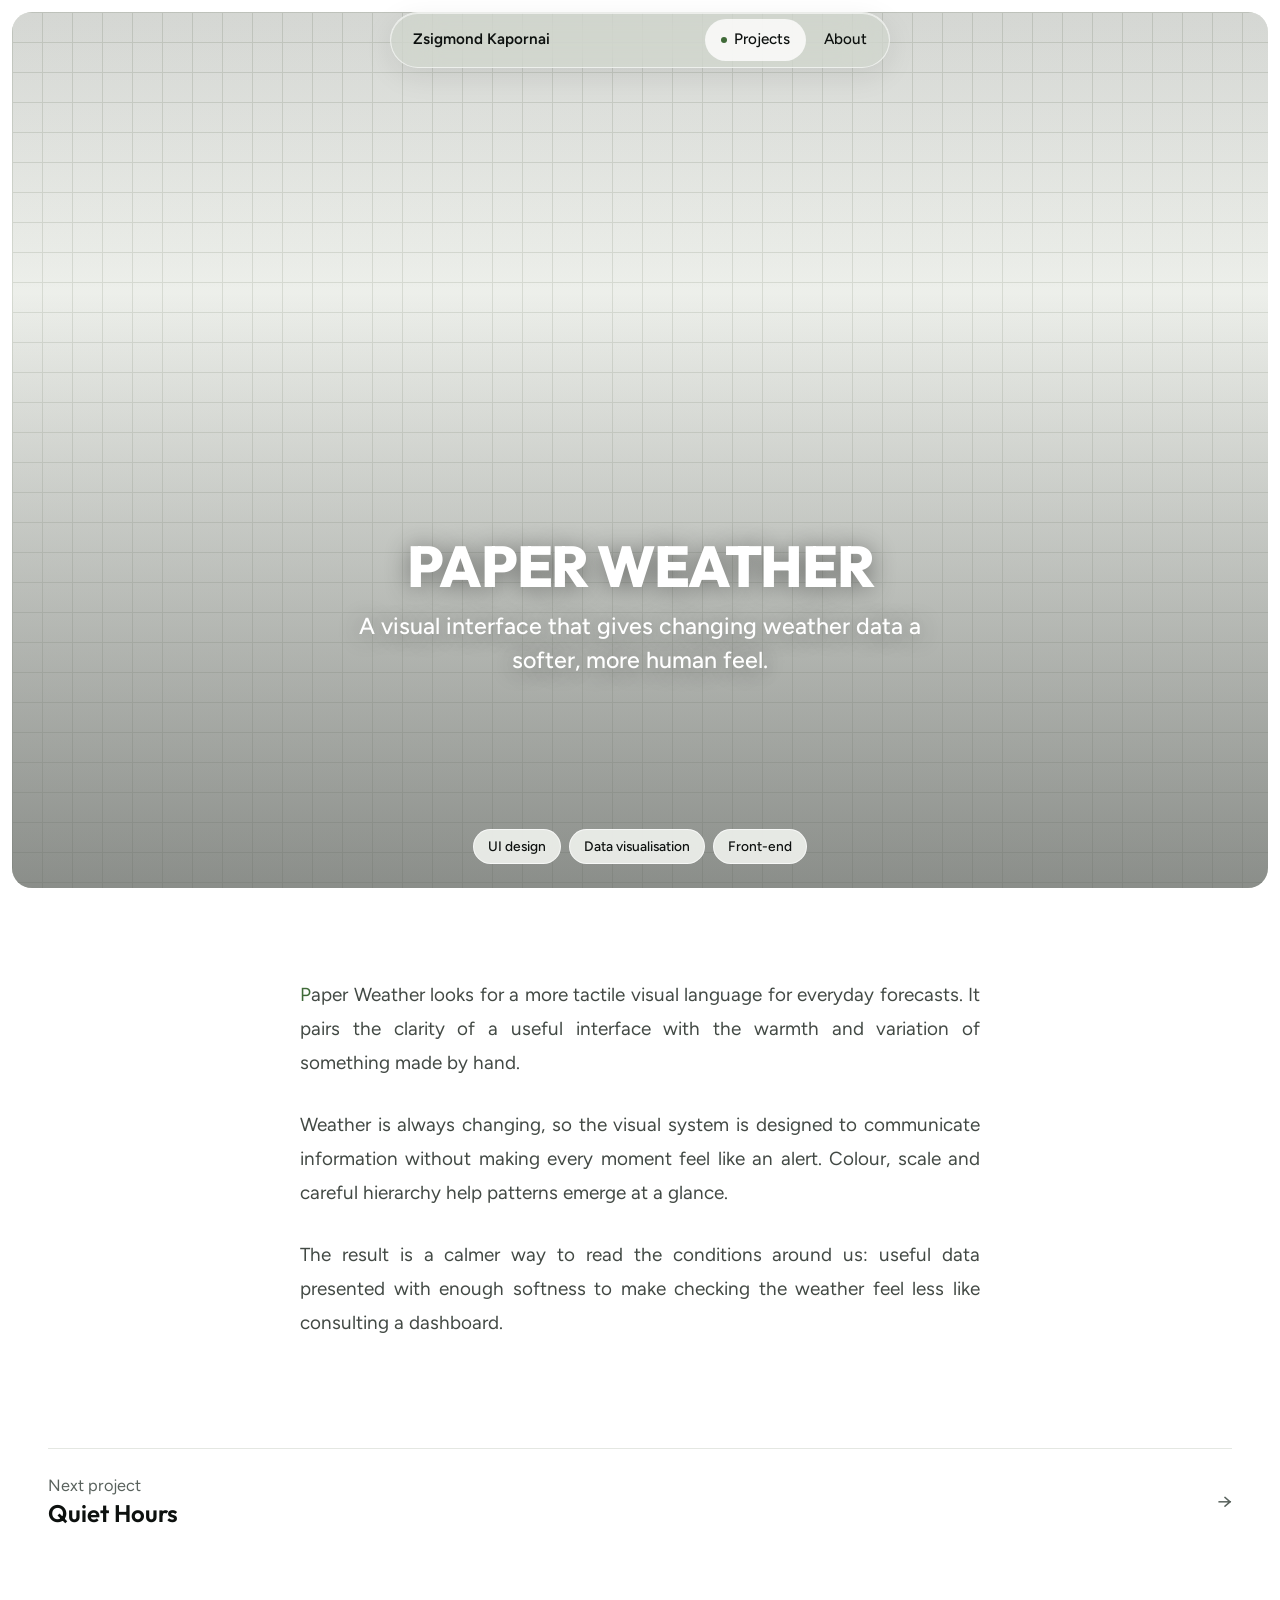
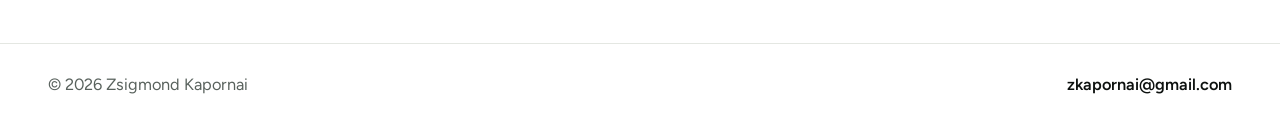
<file: paper-weather.html>
<!DOCTYPE html>
<html lang="en">
	<head>
		<meta charset="utf-8">
		<meta name="viewport" content="width=device-width, initial-scale=1, viewport-fit=cover">
		<meta name="color-scheme" content="light">
		<meta name="theme-color" content="#ffffff">
		<title>Paper Weather – Zsigmond Kapornai</title>
		<meta name="description" content="A visual interface that gives changing weather data a softer, more human feel.">
		<link rel="icon" href="assets/favicon.svg" type="image/svg+xml">
		<link rel="preconnect" href="https://fonts.googleapis.com">
		<link rel="stylesheet" href="https://fonts.googleapis.com/css2?family=Figtree:wght@400;500;600&family=Outfit:wght@600;800&display=swap">
		<link rel="stylesheet" href="css/base.css"><link rel="stylesheet" href="css/project.css">
	</head>
	<body>
		<header><nav aria-label="Main"><a class="brand" href="index.html">Zsigmond Kapornai</a><ul><li><a href="projects.html" aria-current="page">Projects</a></li><li><a href="about.html">About</a></li></ul></nav></header>
		<main>
			<section class="project-cover" aria-label="Project cover">
				<div class="project-cover-art art a5" aria-hidden="true"></div>
				
				<div class="project-head cover-copy">
				<h1 class="project-title">Paper Weather</h1>
				<p class="project-lead">A visual interface that gives changing weather data a softer, more human feel.</p>
			</div>
			
				<ul class="cover-roles" aria-label="Project disciplines">
					<li>UI design</li>
					<li>Data visualisation</li>
					<li>Front-end</li>
				</ul>
			</section>
			<article class="article">
				<p>Paper Weather looks for a more tactile visual language for everyday forecasts. It pairs the clarity of a useful interface with the warmth and variation of something made by hand.</p>
				<p>Weather is always changing, so the visual system is designed to communicate information without making every moment feel like an alert. Colour, scale and careful hierarchy help patterns emerge at a glance.</p>
				<p>The result is a calmer way to read the conditions around us: useful data presented with enough softness to make checking the weather feel less like consulting a dashboard.</p>
			</article>
			<div class="wrap"><a class="next-project" href="quiet-hours.html"><span>Next project<br><strong>Quiet Hours</strong></span><span aria-hidden="true">→</span></a></div>
		</main>
		<footer><div class="wrap"><span>© 2026 Zsigmond Kapornai</span><a href="mailto:zkapornai@gmail.com">zkapornai@gmail.com</a></div></footer>
		<script src="js/project-gallery.js"></script>
	</body>
</html>
</file>
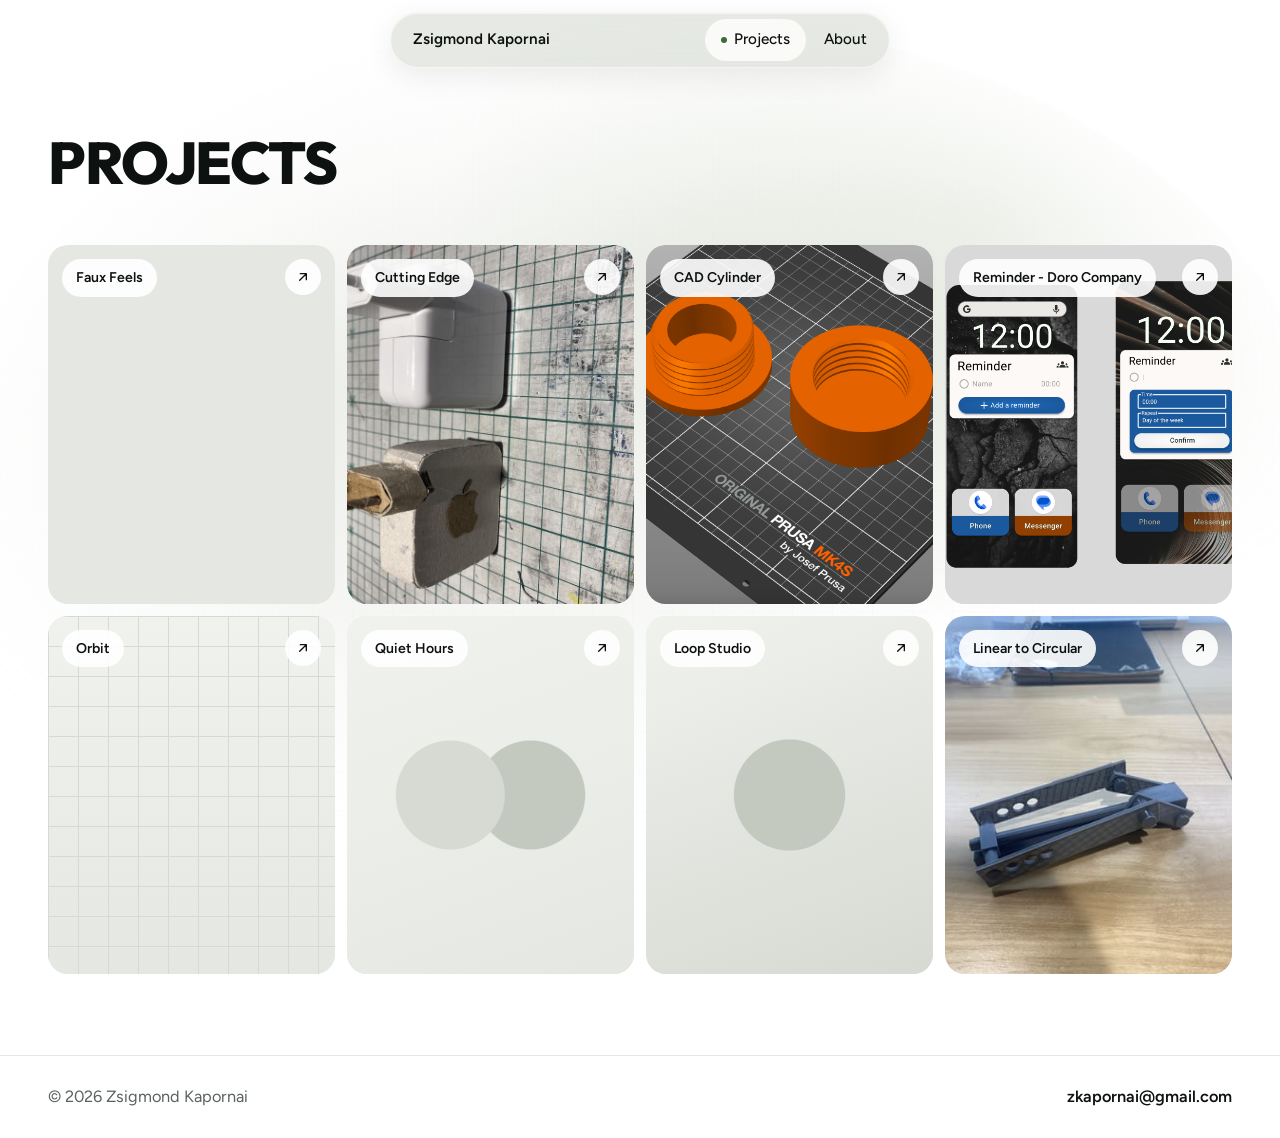
<file: projects.html>
<!DOCTYPE html>
<html lang="en">
	<head>
		<meta charset="utf-8">
		<meta name="viewport" content="width=device-width, initial-scale=1, viewport-fit=cover">
		<meta name="color-scheme" content="light">
		<meta name="theme-color" content="#ffffff">
		<title>Projects – Zsigmond Kapornai</title>
		<meta name="description" content="Selected projects by Zsigmond Kapornai.">
		<link rel="icon" href="assets/favicon.svg" type="image/svg+xml">
		<link rel="preconnect" href="https://fonts.googleapis.com">
		<link rel="stylesheet" href="https://fonts.googleapis.com/css2?family=Figtree:wght@400;500;600&family=Outfit:wght@600;800&display=swap">
		<link rel="stylesheet" href="css/base.css">
		<link rel="stylesheet" href="css/bumps.css">
		<link rel="stylesheet" href="css/projects.css">
	</head>
	<body>
		<header>
			<nav aria-label="Main">
				<a class="brand" href="index.html">Zsigmond Kapornai</a>
				<ul>
					<li><a href="projects.html" aria-current="page">Projects</a></li>
					<li><a href="about.html">About</a></li>
				</ul>
			</nav>
		</header>

		<main class="wrap">
			<section class="page">
				<h1 class="t">Projects</h1>
				<div class="grid" id="grid"></div>
			</section>
		</main>
		<footer>
			<div class="wrap">
				<span>© 2026 Zsigmond Kapornai</span>
				<a href="mailto:zkapornai@gmail.com">zkapornai@gmail.com</a>
			</div>
		</footer>

		<script src="js/data.js"></script>
		<script src="js/bumps.js"></script>
		<script src="js/projects.js"></script>
		<script src="js/cursor-glow.js"></script>
	</body>
</html>
</file>
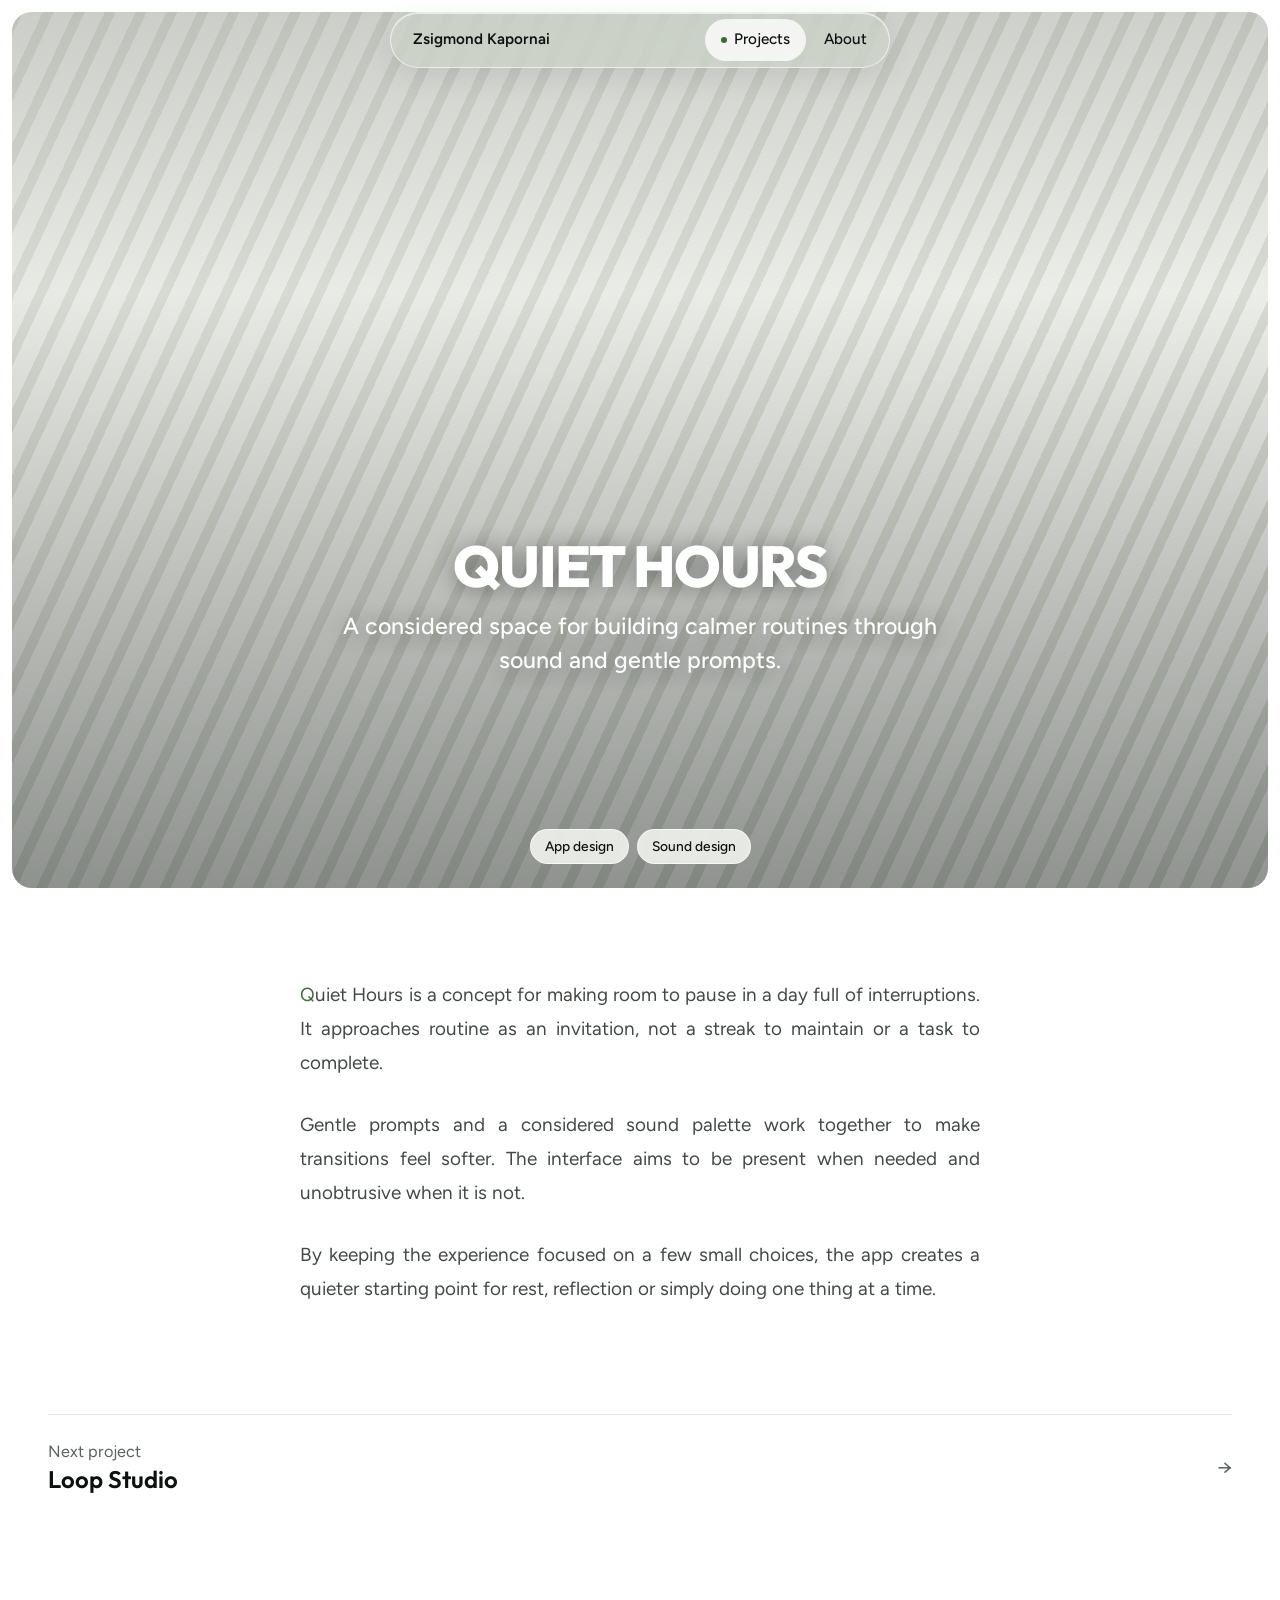
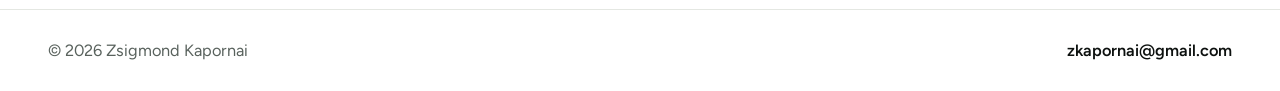
<file: quiet-hours.html>
<!DOCTYPE html>
<html lang="en">
	<head>
		<meta charset="utf-8">
		<meta name="viewport" content="width=device-width, initial-scale=1, viewport-fit=cover">
		<meta name="color-scheme" content="light">
		<meta name="theme-color" content="#ffffff">
		<title>Quiet Hours – Zsigmond Kapornai</title>
		<meta name="description" content="A considered space for building calmer routines through sound and gentle prompts.">
		<link rel="icon" href="assets/favicon.svg" type="image/svg+xml">
		<link rel="preconnect" href="https://fonts.googleapis.com">
		<link rel="stylesheet" href="https://fonts.googleapis.com/css2?family=Figtree:wght@400;500;600&family=Outfit:wght@600;800&display=swap">
		<link rel="stylesheet" href="css/base.css"><link rel="stylesheet" href="css/project.css">
	</head>
	<body>
		<header><nav aria-label="Main"><a class="brand" href="index.html">Zsigmond Kapornai</a><ul><li><a href="projects.html" aria-current="page">Projects</a></li><li><a href="about.html">About</a></li></ul></nav></header>
		<main>
			<section class="project-cover" aria-label="Project cover">
				<div class="project-cover-art art a3" aria-hidden="true"></div>
				
				<div class="project-head cover-copy">
				<h1 class="project-title">Quiet Hours</h1>
				<p class="project-lead">A considered space for building calmer routines through sound and gentle prompts.</p>
			</div>
			
				<ul class="cover-roles" aria-label="Project disciplines">
					<li>App design</li>
					<li>Sound design</li>
				</ul>
			</section>
			<article class="article">
				<p>Quiet Hours is a concept for making room to pause in a day full of interruptions. It approaches routine as an invitation, not a streak to maintain or a task to complete.</p>
				<p>Gentle prompts and a considered sound palette work together to make transitions feel softer. The interface aims to be present when needed and unobtrusive when it is not.</p>
				<p>By keeping the experience focused on a few small choices, the app creates a quieter starting point for rest, reflection or simply doing one thing at a time.</p>
			</article>
			<div class="wrap"><a class="next-project" href="loop-studio.html"><span>Next project<br><strong>Loop Studio</strong></span><span aria-hidden="true">→</span></a></div>
		</main>
		<footer><div class="wrap"><span>© 2026 Zsigmond Kapornai</span><a href="mailto:zkapornai@gmail.com">zkapornai@gmail.com</a></div></footer>
		<script src="js/project-gallery.js"></script>
	</body>
</html>
</file>
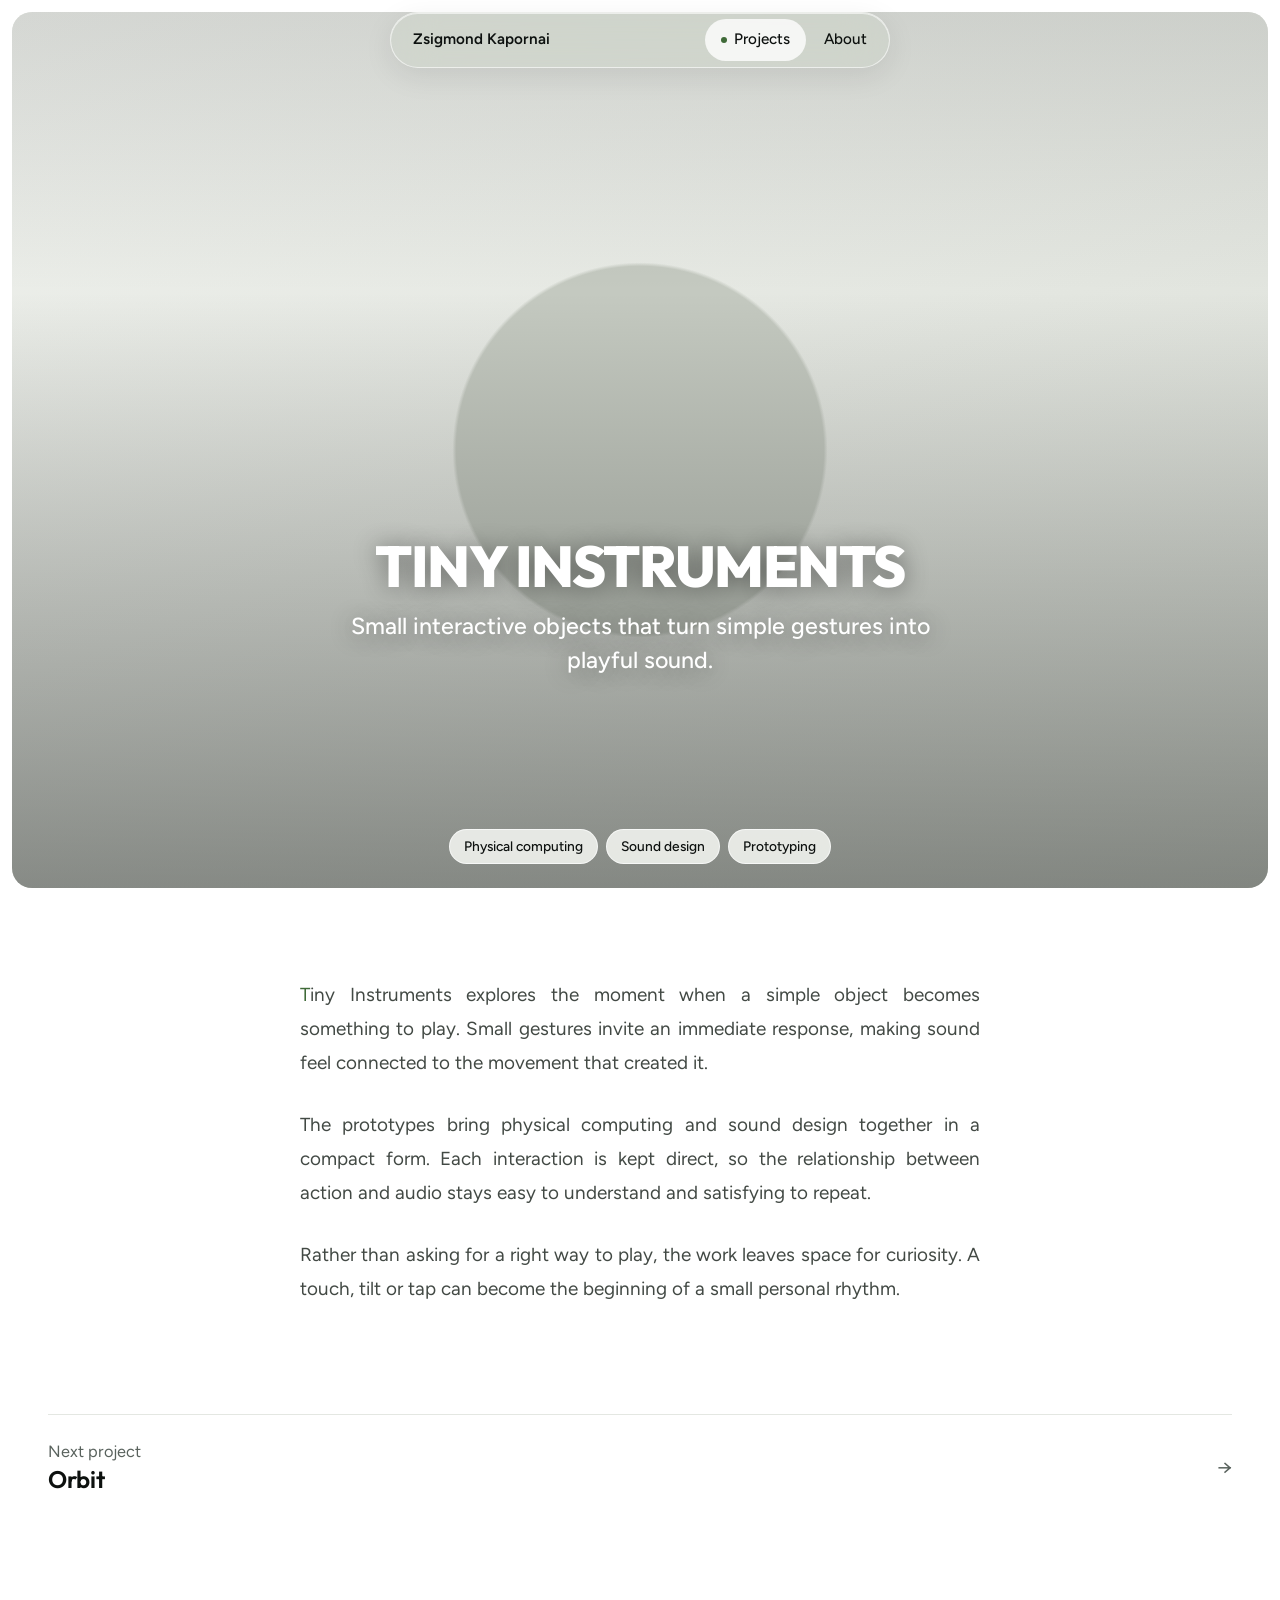
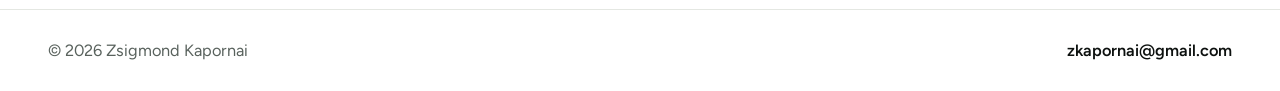
<file: tiny-instruments.html>
<!DOCTYPE html>
<html lang="en">
	<head>
		<meta charset="utf-8">
		<meta name="viewport" content="width=device-width, initial-scale=1, viewport-fit=cover">
		<meta name="color-scheme" content="light">
		<meta name="theme-color" content="#ffffff">
		<title>Tiny Instruments – Zsigmond Kapornai</title>
		<meta name="description" content="Small interactive objects that turn simple gestures into playful sound.">
		<link rel="icon" href="assets/favicon.svg" type="image/svg+xml">
		<link rel="preconnect" href="https://fonts.googleapis.com">
		<link rel="stylesheet" href="https://fonts.googleapis.com/css2?family=Figtree:wght@400;500;600&family=Outfit:wght@600;800&display=swap">
		<link rel="stylesheet" href="css/base.css"><link rel="stylesheet" href="css/project.css">
	</head>
	<body>
		<header><nav aria-label="Main"><a class="brand" href="index.html">Zsigmond Kapornai</a><ul><li><a href="projects.html" aria-current="page">Projects</a></li><li><a href="about.html">About</a></li></ul></nav></header>
		<main>
			<section class="project-cover" aria-label="Project cover">
				<div class="project-cover-art art a1" aria-hidden="true"></div>
				
				<div class="project-head cover-copy">
				<h1 class="project-title">Tiny Instruments</h1>
				<p class="project-lead">Small interactive objects that turn simple gestures into playful sound.</p>
			</div>
			
				<ul class="cover-roles" aria-label="Project disciplines">
					<li>Physical computing</li>
					<li>Sound design</li>
					<li>Prototyping</li>
				</ul>
			</section>
			<article class="article">
				<p>Tiny Instruments explores the moment when a simple object becomes something to play. Small gestures invite an immediate response, making sound feel connected to the movement that created it.</p>
				<p>The prototypes bring physical computing and sound design together in a compact form. Each interaction is kept direct, so the relationship between action and audio stays easy to understand and satisfying to repeat.</p>
				<p>Rather than asking for a right way to play, the work leaves space for curiosity. A touch, tilt or tap can become the beginning of a small personal rhythm.</p>
			</article>
			<div class="wrap"><a class="next-project" href="orbit.html"><span>Next project<br><strong>Orbit</strong></span><span aria-hidden="true">→</span></a></div>
		</main>
		<footer><div class="wrap"><span>© 2026 Zsigmond Kapornai</span><a href="mailto:zkapornai@gmail.com">zkapornai@gmail.com</a></div></footer>
		<script src="js/project-gallery.js"></script>
	</body>
</html>
</file>
<file: css/base.css>
/* Shared: tokens, reset, navbar, buttons, footer, placeholder art */
:root {
	color-scheme: light;
	--bg: #fff;
	--ink: #0d110f;
	--mut: #59625d;
	--line: #e4e7e2;
	--s1: #f0f2ee;
	--s2: #e5e8e2;
	--s3: #d6dad2;
	--s4: #c4c9c0;
	--g: #3f6a38;
	box-sizing: border-box;
	padding-top: env(safe-area-inset-top,0px);
	padding-bottom: env(safe-area-inset-bottom,0px);
}

* {
	box-sizing: border-box;
	margin: 0;
}

[hidden] {
	display: none !important;
}

html {
	background: var(--bg);
}

body {
	background: var(--bg);
	color: var(--ink);
	font: 400 1.02rem/1.55 'Figtree', system-ui, -apple-system, 'Segoe UI', sans-serif;
	overflow-x: hidden;
}

a {
	color: inherit;
	text-decoration: none;
}

:focus-visible {
	outline: 2px solid var(--ink);
	outline-offset: 3px;
}

.wrap {
	max-width: 1280px;
	margin: 0 auto;
	padding: 0 clamp(16px, 4vw, 48px);
}

/* navbar: grey glass, max 500px */
header {
	position: fixed;
	top: calc(env(safe-area-inset-top,0px) + 12px);
	left: 0;
	right: 0;
	z-index: 20;
	display: flex;
	justify-content: center;
	padding: 0 12px;
	pointer-events: none;
}

nav {
	pointer-events: auto;
	width: min(500px, 100%);
	display: flex;
	align-items: center;
	justify-content: space-between;
	gap: 12px;
	padding: 6px 6px 6px 22px;
	border-radius: 999px;
	background: rgba(205, 211, 202, .5);
	-webkit-backdrop-filter: blur(22px) saturate(180%);
	backdrop-filter: blur(22px) saturate(180%);
	border: 1px solid rgba(255, 255, 255, .6);
	box-shadow: 0 8px 30px rgba(13, 17, 15, .08), inset 0 1px 0 rgba(255, 255, 255, .6);
	font-size: .95rem;
	font-weight: 500;
}

nav .brand {
	font-weight: 600;
	white-space: nowrap;
}

nav ul {
	display: flex;
	gap: 2px;
	list-style: none;
	padding: 0;
}

nav li a {
	display: flex;
	align-items: center;
	gap: 7px;
	padding: 9px 16px;
	border-radius: 999px;
	transition: background .3s;
}

nav li a:hover {
	background: rgba(255, 255, 255, .4);
}

nav li a[aria-current] {
	background: rgba(255, 255, 255, .78);
}

nav li a[aria-current]::before {
	content: "";
	width: 6px;
	height: 6px;
	border-radius: 50%;
	background: var(--g);
}

.page {
	padding-top: clamp(104px, 15vh, 140px);
	padding-bottom: clamp(56px, 9vh, 110px);
	min-height: calc(100vh - 90px);
	animation: in .4s ease;
}

@keyframes in {
	from {
		opacity: 0;
	}
}

h1,
h2 {
	font-family: 'Outfit', sans-serif;
	line-height: .95;
}

h1 {
	font-weight: 800;
	text-transform: uppercase;
	letter-spacing: -.025em;
	font-size: clamp(1.9rem, 4vw, 3.5rem);
}

h1.t {
	font-size: clamp(2.1rem, 4.6vw, 4rem);
}

p {
	color: var(--mut);
	max-width: 46ch;
}

.btns {
	display: flex;
	gap: 10px;
	flex-wrap: wrap;
	margin-top: 32px;
}

.btn {
	display: inline-block;
	padding: 14px 24px;
	border-radius: 999px;
	background: var(--s2);
	font-weight: 600;
	transition: background .3s, color .3s;
}

.btn.p {
	background: var(--g);
	color: #fff;
}

.btn:hover {
	background: var(--ink);
	color: #fff;
}

.art {
	position: absolute;
	inset: 0;
}

video.art {
	width: auto;
	height: auto;
	max-width: 100%;
	max-height: 100%;
	object-fit: contain;
	margin: auto;
}

footer {
	border-top: 1px solid var(--line);
	padding: 28px 0 calc(28px + env(safe-area-inset-bottom,0px));
	position: relative;
	background: var(--bg);
}

footer .wrap {
	display: flex;
	justify-content: space-between;
	gap: 12px;
	flex-wrap: wrap;
	color: var(--mut);
}

footer a {
	color: var(--ink);
	font-weight: 600;
}

/* placeholder art for project tiles (replace with real images, see README) */
.a1 {
	background: radial-gradient(circle at 50% 50%, var(--s4) 0 24%, transparent 24.5%), linear-gradient(160deg, var(--s1), var(--s3));
}

.a2 {
	background: repeating-radial-gradient(circle at 50% 60%, var(--s3) 0 3px, transparent 3px 16px), linear-gradient(200deg, var(--s1), var(--s2));
}

.a3 {
	background: repeating-linear-gradient(115deg, var(--s3) 0 10px, transparent 10px 28px), linear-gradient(160deg, var(--s2), var(--s1));
}

.a4 {
	background: conic-gradient(from 90deg at 50% 55%, var(--s3), var(--s1), var(--s4), var(--s1), var(--s3));
}

.a5 {
	background: linear-gradient(var(--s3) 1px, transparent 1px) 0 0/30px 30px, linear-gradient(90deg, var(--s3) 1px, transparent 1px) 0 0/30px 30px, linear-gradient(180deg, var(--s1), var(--s2));
}

.a6 {
	background: radial-gradient(circle at 36% 50%, var(--s3) 0 21%, transparent 21.5%), radial-gradient(circle at 64% 50%, var(--s4) 0 21%, transparent 21.5%), linear-gradient(160deg, var(--s1), var(--s2));
}

@media(max-width:760px) {
	nav {
		padding-left: 16px;
	}

	nav li a {
		padding: 9px 13px;
	}
}

@media(prefers-reduced-motion:reduce) {
	* {
		transition-duration: .01ms !important;
		animation: none !important;
	}
}
</file>
<file: css/home.css>
/* Home page: editorial hero and full-screen scroll projects */
.hero {
	position: relative;
	isolation: isolate;
	display: flex;
	align-items: center;
	min-height: calc(100vh - 170px);
	min-height: calc(100svh - 170px);
}

.hero::before {
	position: absolute;
	z-index: -1;
	inset: 4% -8%;
	border-radius: 48%;
	background:
		radial-gradient(ellipse at var(--glow-x, 76%) var(--glow-y, 43%), rgba(173, 190, 159, .44), transparent 38%),
		radial-gradient(ellipse at 33% 60%, rgba(229, 232, 226, .86), transparent 54%),
		repeating-linear-gradient(0deg, transparent 0 39px, rgba(63, 106, 56, .045) 40px),
		repeating-linear-gradient(90deg, transparent 0 39px, rgba(63, 106, 56, .045) 40px);
	filter: blur(.2px);
	mask-image: radial-gradient(ellipse, #000 35%, transparent 76%);
	content: "";
}

.hero > div {
	width: min(850px, 100%);
}

.hero h1 {
	max-width: 16ch;
	font-size: clamp(1.9rem, 4.3vw, 3.8rem);
	line-height: 1.02;
}

.hero p {
	margin-top: 24px;
	font-size: 1.15rem;
}

/* landing projects: full-screen, scroll-scrubbed (vars --a --b --c set by JS) */
.proj {
	height: 240vh;
	position: relative;
}

.stage {
	--a: 1;
	--b: 1;
	--c: 1;
	position: sticky;
	top: 0;
	height: 100vh;
	height: 100svh;
	overflow: hidden;
	background: var(--bg);
}

.panel {
	position: absolute;
	inset: 0;
	clip-path: inset(calc((1 - var(--a))*14%) calc((1 - var(--a))*20%) calc((1 - var(--a))*10%) calc((1 - var(--a))*20%) round calc((1 - var(--a))*44px));
}

.panel .art:not(video) {
	position: absolute;
	inset: 0;
	transform: scale(calc(1.2 - .2*var(--a)));
}

.ttl {
	position: absolute;
	left: clamp(16px, 4vw, 48px);
	right: clamp(16px, 4vw, 48px);
	top: calc(env(safe-area-inset-top,0px) + 14vh);
	font-weight: 800;
	text-transform: uppercase;
	font-size: clamp(2rem, 6vw, 4.8rem);
	letter-spacing: -.03em;
	line-height: .95;
}

.ttl span {
	display: block;
	overflow: hidden;
	padding-bottom: .06em;
}

.ttl i {
	display: block;
	font-style: normal;
	transform: translateY(calc((1 - var(--b))*(110% + var(--k)*40%)));
}

.cnt {
	position: absolute;
	right: clamp(16px, 4vw, 48px);
	top: calc(env(safe-area-inset-top,0px) + 76px);
	font-weight: 600;
	opacity: var(--b);
}

.info {
	position: absolute;
	left: clamp(16px, 4vw, 48px);
	bottom: clamp(16px, 5vh, 48px);
	width: min(420px, calc(100% - 32px));
	padding: 22px;
	border-radius: 24px;
	background: rgba(255,255,255,.55);
	-webkit-backdrop-filter: blur(20px) saturate(160%);
	backdrop-filter: blur(20px) saturate(160%);
	border: 1px solid rgba(255,255,255,.7);
	opacity: var(--c);
	transform: translateY(calc((1 - var(--c))*40px));
}

.info p {
	color: var(--ink);
}

.rl {
	display: flex;
	flex-wrap: wrap;
	gap: 6px;
	margin: 16px 0 4px;
}

.rl b {
	font-weight: 500;
	font-size: .82rem;
	padding: 7px 12px;
	border-radius: 999px;
	background: rgba(255,255,255,.85);
}

.info .btns {
	margin-top: 16px;
}

.all {
	display: flex;
	justify-content: center;
	padding: clamp(56px,10vh,110px) 0;
}

.all .btn {
	margin: 0;
}

@media(max-width:760px) {
	.hero {
		min-height: calc(80svh - 100px);
	}

	.cnt {
		top: calc(env(safe-area-inset-top,0px) + 72px);
	}
}

@media(max-width:640px) {
	.info {
		padding: 18px;
	}
}
</file>
<file: css/about.css>
/* About page */
.about-layout {
	display: grid;
	grid-template-columns: minmax(0, 1.5fr) minmax(0, .8fr);
	align-items: start;
	gap: clamp(32px, 7vw, 88px);
}

.about-copy {
	grid-column: 1;
	grid-row: 1;
}

.portrait {
	position: relative;
	isolation: isolate;
	width: min(100%, 300px);
	aspect-ratio: 3 / 4;
	margin-top: 8px;
	border-radius: 20px;
	grid-column: 2;
	grid-row: 1;
	justify-self: end;
	transition: transform .4s cubic-bezier(.2, .7, .2, 1);
}

.portrait:hover {
	transform: translateY(-8px);
}

.portrait::before {
	position: absolute;
	z-index: -1;
	inset: 8% -8%;
	border-radius: 50%;
	background: rgba(214, 218, 210, .65);
	filter: blur(38px);
	content: "";
}

.portrait img {
	display: block;
	width: 100%;
	height: 100%;
	border-radius: inherit;
	object-fit: cover;
	box-shadow: 0 20px 55px rgba(13, 17, 15, .14);
	transition: box-shadow .4s cubic-bezier(.2, .7, .2, 1);
}

.portrait:hover img {
	box-shadow: 0 28px 64px rgba(13, 17, 15, .2);
}

.lg {
	font: 600 clamp(1.4rem, 2.6vw, 2.1rem)/1.2 'Outfit', sans-serif;
	letter-spacing: -.02em;
	color: var(--ink);
	max-width: 22em;
	margin-top: clamp(24px, 4vh, 44px);
}

.cols {
	display: flex;
	gap: clamp(32px, 6vw, 80px);
	margin-top: 48px;
	flex-wrap: wrap;
}

.cols h4 {
	font-size: .95rem;
	margin-bottom: 8px;
}

.cols ul {
	padding: 0;
}

.cols li {
	list-style: none;
	color: var(--mut);
}

@media (max-width: 700px) {
	.about-layout {
		grid-template-columns: 1fr;
		gap: 36px;
	}

	.about-copy {
		grid-column: 1;
		grid-row: 1;
	}

	.portrait {
		width: min(64vw, 250px);
		grid-column: 1;
		grid-row: 2;
		justify-self: start;
	}
}

@media (prefers-reduced-motion: reduce) {
	.portrait,
	.portrait img {
		transition: none;
	}

	.portrait:hover {
		transform: none;
	}
}
</file>
<file: css/project.css>
/* Shared presentation for the standalone project articles */
.project-cover {
	position: relative;
	isolation: isolate;
	display: flex;
	align-items: flex-end;
	justify-content: center;
	width: min(100% - 24px, 1600px);
	height: calc(100svh - 24px);
	min-height: 520px;
	margin: 12px auto 0;
	overflow: hidden;
	border-radius: 20px;
	background: var(--s2);
}

.project-cover > img {
	position: absolute;
	z-index: -2;
	inset: 0;
	width: 100%;
	height: 100%;
	object-fit: cover;
	border-radius: inherit;
}

.project-cover-art {
	position: absolute;
	z-index: -2;
	inset: 0;
	width: 100%;
	height: 100%;
	object-fit: cover;
}

.project-cover::after {
	position: absolute;
	z-index: -1;
	inset: 0;
	background: linear-gradient(180deg, rgba(13, 17, 15, .12), transparent 32%, rgba(13, 17, 15, .42));
	content: "";
	pointer-events: none;
}

.project-cover .project-head {
	position: absolute;
	z-index: 1;
	right: 16px;
	bottom: 24%;
	left: 16px;
	width: min(1120px, calc(100% - 32px));
	margin-inline: auto;
	padding: 0;
	color: #fff;
	text-shadow: 0 2px 24px rgba(0, 0, 0, .45);
}

.project-cover .project-title,
.project-cover .project-lead {
	color: #fff;
}

.project-cover .project-title {
	max-width: 20ch;
}

.project-cover .project-lead {
	margin-top: 16px;
}

.cover-roles {
	position: absolute;
	z-index: 2;
	right: 16px;
	bottom: 24px;
	left: 50%;
	display: flex;
	flex-wrap: wrap;
	justify-content: center;
	gap: 8px;
	width: min(900px, calc(100% - 32px));
	margin: 0;
	padding: 0;
	list-style: none;
	transform: translateX(-50%);
}

.cover-roles li {
	max-width: 100%;
	padding: 8px 14px;
	border: 1px solid rgba(255, 255, 255, .66);
	border-radius: 999px;
	background: rgba(240, 242, 238, .9);
	color: var(--ink);
	font-size: .86rem;
	font-weight: 500;
	line-height: 1.25;
	text-align: center;
	overflow-wrap: anywhere;
	-webkit-backdrop-filter: blur(14px);
	backdrop-filter: blur(14px);
}

.project-head {
	padding-top: 0;
	text-align: center;
}

.back {
	display: inline-flex;
	align-items: center;
	gap: 8px;
	margin-bottom: clamp(32px, 7vh, 64px);
	color: var(--mut);
	font-weight: 500;
	transition: color .25s;
}

.back:hover {
	color: var(--ink);
}

.project-index {
	margin-bottom: 14px;
	color: var(--g);
	font-size: .82rem;
	font-weight: 600;
	letter-spacing: .1em;
	text-transform: uppercase;
}

.project-title {
	max-width: 16ch;
	margin-inline: auto;
	font-size: clamp(1.9rem, 4.5vw, 3.8rem);
	line-height: 1;
}

.project-lead {
	max-width: 42ch;
	margin: 22px auto 0;
	font: 500 clamp(1.15rem, 2vw, 1.45rem)/1.45 'Figtree', sans-serif;
	color: var(--mut);
}

.project-roles {
	display: flex;
	flex-wrap: wrap;
	justify-content: center;
	gap: 8px;
	margin-top: 24px;
	padding: 0;
	list-style: none;
}

.project-roles li {
	padding: 7px 12px;
	border: 1px solid var(--line);
	border-radius: 999px;
	background: rgba(240, 242, 238, .7);
	color: var(--mut);
	font-size: .82rem;
}

.article {
	width: min(100% - 32px, 680px);
	margin: clamp(56px, 10vh, 104px) auto clamp(64px, 12vh, 120px);
}

.article p {
	max-width: none;
	margin: 0 auto 1.5em;
	color: #424944;
	font-size: clamp(1.06rem, 1.6vw, 1.18rem);
	line-height: 1.8;
	text-align: justify;
}

.article p:first-child::first-letter {
	color: var(--g);
}

.project-sketch {
	overflow: hidden;
	margin: 2.5rem 0 3rem;
	border: 1px solid var(--line);
	border-radius: 18px;
	background: #fff;
	box-shadow: 0 18px 48px rgba(26, 38, 30, .08);
}

.project-sketch iframe {
	display: block;
	width: 100%;
	height: clamp(360px, 56vw, 560px);
	border: 0;
	background: #fff;
}

.project-sketch figcaption {
	padding: 12px 18px 14px;
	border-top: 1px solid var(--line);
	color: var(--mut);
	font-size: .9rem;
	line-height: 1.5;
	text-align: center;
}

.project-story {
	width: min(100% - 32px, 1120px);
	margin: clamp(56px, 10vh, 104px) auto clamp(64px, 12vh, 120px);
}

.story-row {
	padding-top: clamp(36px, 6vw, 68px);
}

.story-images {
    display: grid;
    grid-template-columns: minmax(0, 1fr);
    align-items: start;
    gap: 24px;
    margin-top: 24px;
}

.story-images .story-figure {
	min-width: 0;
	margin: 0;
	overflow: hidden;
	border-radius: 12px;
	background: var(--s1);
}

.story-images .story-figure:only-child {
    grid-column: auto;
    width: 100%;
    justify-self: stretch;
}

.story-figure img {
	display: block;
	width: 100%;
	height: clamp(170px, 28vw, 360px);
	object-fit: cover;
	background: var(--s1);
	border-radius: 12px;
	cursor: zoom-in;
	transition: transform .35s;
}

.story-figure img:hover {
	transform: scale(1.015);
}

.story-figure figcaption {
	margin-top: 10px;
	color: var(--mut);
	font-size: .86rem;
	line-height: 1.5;
	text-align: left;
}

.story-step {
	color: var(--g) !important;
	font-size: .78rem;
	font-weight: 600;
	letter-spacing: .1em;
	text-transform: uppercase;
}

.story-copy p.story-step {
	margin-bottom: 0;
	font-size: .78rem;
	line-height: 1.4;
	text-align: center;
}

.story-copy h2 {
	margin: 10px 0 16px;
	font-size: clamp(1.5rem, 2.6vw, 2.2rem);
	line-height: 1.05;
	text-align: center;
}

.story-copy h3 {
	margin: 24px 0 10px;
	font: 600 clamp(1.1rem, 1.8vw, 1.35rem)/1.2 'Outfit', sans-serif;
	text-align: center;
}

.story-copy p {
	max-width: 46ch;
	margin: 0 auto 12px;
	color: #424944;
	font-size: clamp(1.06rem, 1.6vw, 1.18rem);
	line-height: 1.8;
	text-align: justify;
}

.project-cover img {
	cursor: zoom-in;
}

.gallery-lightbox {
	position: fixed;
	inset: 0;
	display: grid;
	width: 100%;
	height: 100%;
	max-width: none;
	max-height: none;
	margin: 0;
	padding: clamp(16px, 4vw, 48px);
	border: 0;
	background: rgba(13, 17, 15, .94);
	color: #fff;
}

.gallery-lightbox:not([open]) {
	display: none;
}

.gallery-lightbox[open] {
	place-items: center;
}

.gallery-lightbox::backdrop {
	background: rgba(13, 17, 15, .94);
}

.gallery-lightbox img {
	display: block;
	max-width: 100%;
	max-height: 100%;
	object-fit: contain;
}

.gallery-lightbox button {
	position: absolute;
	top: 18px;
	right: 18px;
	display: grid;
	width: 44px;
	height: 44px;
	place-items: center;
	border: 1px solid rgba(255, 255, 255, .5);
	border-radius: 50%;
	background: rgba(255, 255, 255, .16);
	color: #fff;
	font: inherit;
	font-size: 1.5rem;
	cursor: pointer;
}

.next-project {
	display: flex;
	align-items: center;
	justify-content: space-between;
	gap: 20px;
	margin-bottom: clamp(56px, 10vh, 100px);
	padding: 24px 0;
	border-top: 1px solid var(--line);
	color: var(--mut);
	transition: color .25s;
}

.next-project:hover {
	color: var(--ink);
}

.next-project strong {
	color: var(--ink);
	font: 600 clamp(1.15rem, 2vw, 1.5rem)/1.2 'Outfit', sans-serif;
}

.next-project span:last-child {
	font-size: 1.3rem;
	transition: transform .3s;
}

.next-project:hover span:last-child {
	transform: translateX(5px);
}

@media (max-width: 640px) {
	.project-cover {
		min-height: 440px;
		border-radius: 16px;
	}

	.project-cover .project-head {
		bottom: 28%;
	}

	.cover-roles {
		gap: 6px;
		right: 12px;
		bottom: 16px;
		left: 12px;
		width: auto;
		transform: none;
	}

	.cover-roles li {
		padding: 7px 11px;
		font-size: .78rem;
	}

	.story-figure img {
		height: clamp(130px, 36vw, 220px);
		border-radius: 10px;
	}
}

/* Align images with the full text container */
.project-story {
    width: min(calc(100% - 32px), 680px);
    margin-left: auto;
    margin-right: auto;
}

.story-row,
.story-copy,
.story-images {
    width: 100%;
    box-sizing: border-box;
}

.story-copy p {
    max-width: 46ch;
    margin-left: auto;
    margin-right: auto;
}

.story-images {
    display: grid;
    grid-template-columns: repeat(2, minmax(0, 1fr));
    gap: 16px;
    margin-top: 24px;
}

.story-images .story-figure,
.story-images .story-figure:only-child {
    width: 100%;
    min-width: 0;
    grid-column: auto;
    justify-self: stretch;
}

.story-figure img {
    display: block;
    width: 100%;
    box-sizing: border-box;
}

/* Keep project images aligned with the text edges */

.project-story .story-copy,
.project-story .story-images {
	box-sizing: border-box;
	width: 100%;
	max-width: 46ch;
	margin-left: auto;
	margin-right: auto;
	font-size: clamp(1.06rem, 1.6vw, 1.18rem);
}

.project-story .story-copy p {
	max-width: none;
	margin-left: 0;
	margin-right: 0;
}

.project-story .story-images {
	display: grid;
	grid-template-columns: repeat(2, minmax(0, 1fr));
	gap: 12px;
	margin-top: 24px;
}

.project-story .story-images .story-figure {
	width: 100%;
	min-width: 0;
	margin: 0;
}

.project-story .story-images .story-figure img {
	display: block;
	width: 100%;
	max-width: 100%;
	height: clamp(170px, 28vw, 360px);
	object-fit: cover;
}

@media (max-width: 640px) {
	.project-story .story-copy,
	.project-story .story-images {
		width: 100%;
	}

	.project-story .story-images {
		grid-template-columns: 1fr;
		gap: 16px;
	}
}
</file>
<file: css/bumps.css>
/* Triangle bumps (js/bumps.js): the playable game on the Felt Interfaces project page */
.demo{position:absolute;inset:0;background:#fff}
.demo canvas{position:absolute;inset:0;width:100%;height:100%;display:block}
.demo .ball{position:absolute;left:0;top:0;border-radius:50%;background:var(--g);box-shadow:0 0 0 2px #fff;will-change:transform}
.demo.game .ball{cursor:grab;touch-action:none}
.demo.game .ball::before{content:"";position:absolute;inset:-12px;border-radius:50%}
.demo.game .ball.dragging{cursor:grabbing}
.demo .hint{position:absolute;left:0;top:0;font-size:.75rem;font-weight:600;padding:5px 10px;border-radius:999px;background:rgba(255,255,255,.92);box-shadow:0 0 0 1px var(--line);pointer-events:none;white-space:nowrap}
</file>
<file: css/projects.css>
/* Projects page: 4-column card grid */
.page {
	position: relative;
	isolation: isolate;
}

.page::before {
	position: absolute;
	z-index: -1;
	inset: 2% -8% 8%;
	border-radius: 48%;
	background:
		radial-gradient(ellipse at var(--glow-x, 76%) var(--glow-y, 20%), rgba(173, 190, 159, .4), transparent 38%),
		radial-gradient(ellipse at 33% 38%, rgba(229, 232, 226, .72), transparent 54%),
		repeating-linear-gradient(0deg, transparent 0 39px, rgba(63, 106, 56, .035) 40px),
		repeating-linear-gradient(90deg, transparent 0 39px, rgba(63, 106, 56, .035) 40px);
	filter: blur(.2px);
	mask-image: radial-gradient(ellipse, #000 35%, transparent 76%);
	content: "";
	pointer-events: none;
}

.grid {
	display: grid;
	grid-template-columns: repeat(4, 1fr);
	gap: 12px;
	margin-top: clamp(32px, 6vh, 64px);
}

.card {
	position: relative;
	display: block;
	aspect-ratio: 4 / 5;
	border-radius: 20px;
	overflow: hidden;
	background: var(--s2);
	isolation: isolate;
}

.card .film {
	position: absolute;
	inset: 0;
	width: 100%;
	height: 100%;
	object-fit: cover;
}

.card .art {
	transition: transform .8s cubic-bezier(.2, .7, .2, 1);
}

.card:hover .art:not(video) {
	transform: scale(1.05);
}

.card::after {
	content: "";
	position: absolute;
	inset: 0;
	background: var(--ink);
	opacity: 0;
	transition: opacity .35s;
	z-index: 1;
}

.card:hover::after,
.card:focus-visible::after {
	opacity: .32;
}

.name,
.go {
	position: absolute;
	top: 14px;
	z-index: 2;
	background: rgba(255, 255, 255, .9);
	transition: background .3s, color .3s;
}

.name {
	left: 14px;
	max-width: calc(100% - 68px);
	padding: 8px 14px;
	border-radius: 999px;
	font-size: .88rem;
	font-weight: 600;
	white-space: nowrap;
	overflow: hidden;
	text-overflow: ellipsis;
}

.go {
	right: 14px;
	width: 36px;
	height: 36px;
	border-radius: 50%;
	display: grid;
	place-items: center;
}

.card:hover .name,
.card:focus-visible .name {
	background: var(--ink);
	color: #fff;
}

.card:hover .go,
.card:focus-visible .go {
	background: var(--g);
	color: #fff;
}

.roles {
	position: absolute;
	left: 14px;
	right: 14px;
	bottom: 14px;
	z-index: 2;
	display: flex;
	flex-wrap: wrap;
	gap: 6px;
}

.roles b {
	font-weight: 500;
	font-size: .8rem;
	padding: 7px 12px;
	border-radius: 999px;
	background: rgba(240, 242, 238, .96);
	opacity: 0;
	transform: translateY(10px);
	transition: opacity .35s, transform .35s;
}

.roles b:nth-child(2) {
	transition-delay: .04s;
}

.roles b:nth-child(3) {
	transition-delay: .08s;
}

.card:hover .roles b,
.card:focus-visible .roles b {
	opacity: 1;
	transform: none;
}

@media(max-width: 1000px) {
	.grid {
		grid-template-columns: repeat(3, 1fr);
	}
}

@media(max-width: 640px) {
	.grid {
		grid-template-columns: repeat(2, 1fr);
		gap: 8px;
	}

	.card {
		border-radius: 16px;
	}

	.name {
		top: 10px;
		left: 10px;
		font-size: .78rem;
		padding: 6px 11px;
		max-width: calc(100% - 52px);
	}

	.go {
		top: 10px;
		right: 10px;
		width: 30px;
		height: 30px;
	}

	.roles {
		left: 10px;
		right: 10px;
		bottom: 10px;
	}

	.roles b {
		font-size: .72rem;
		padding: 5px 9px;
	}

	.roles b:nth-child(n+3) {
		display: none;
	}
}
</file>
